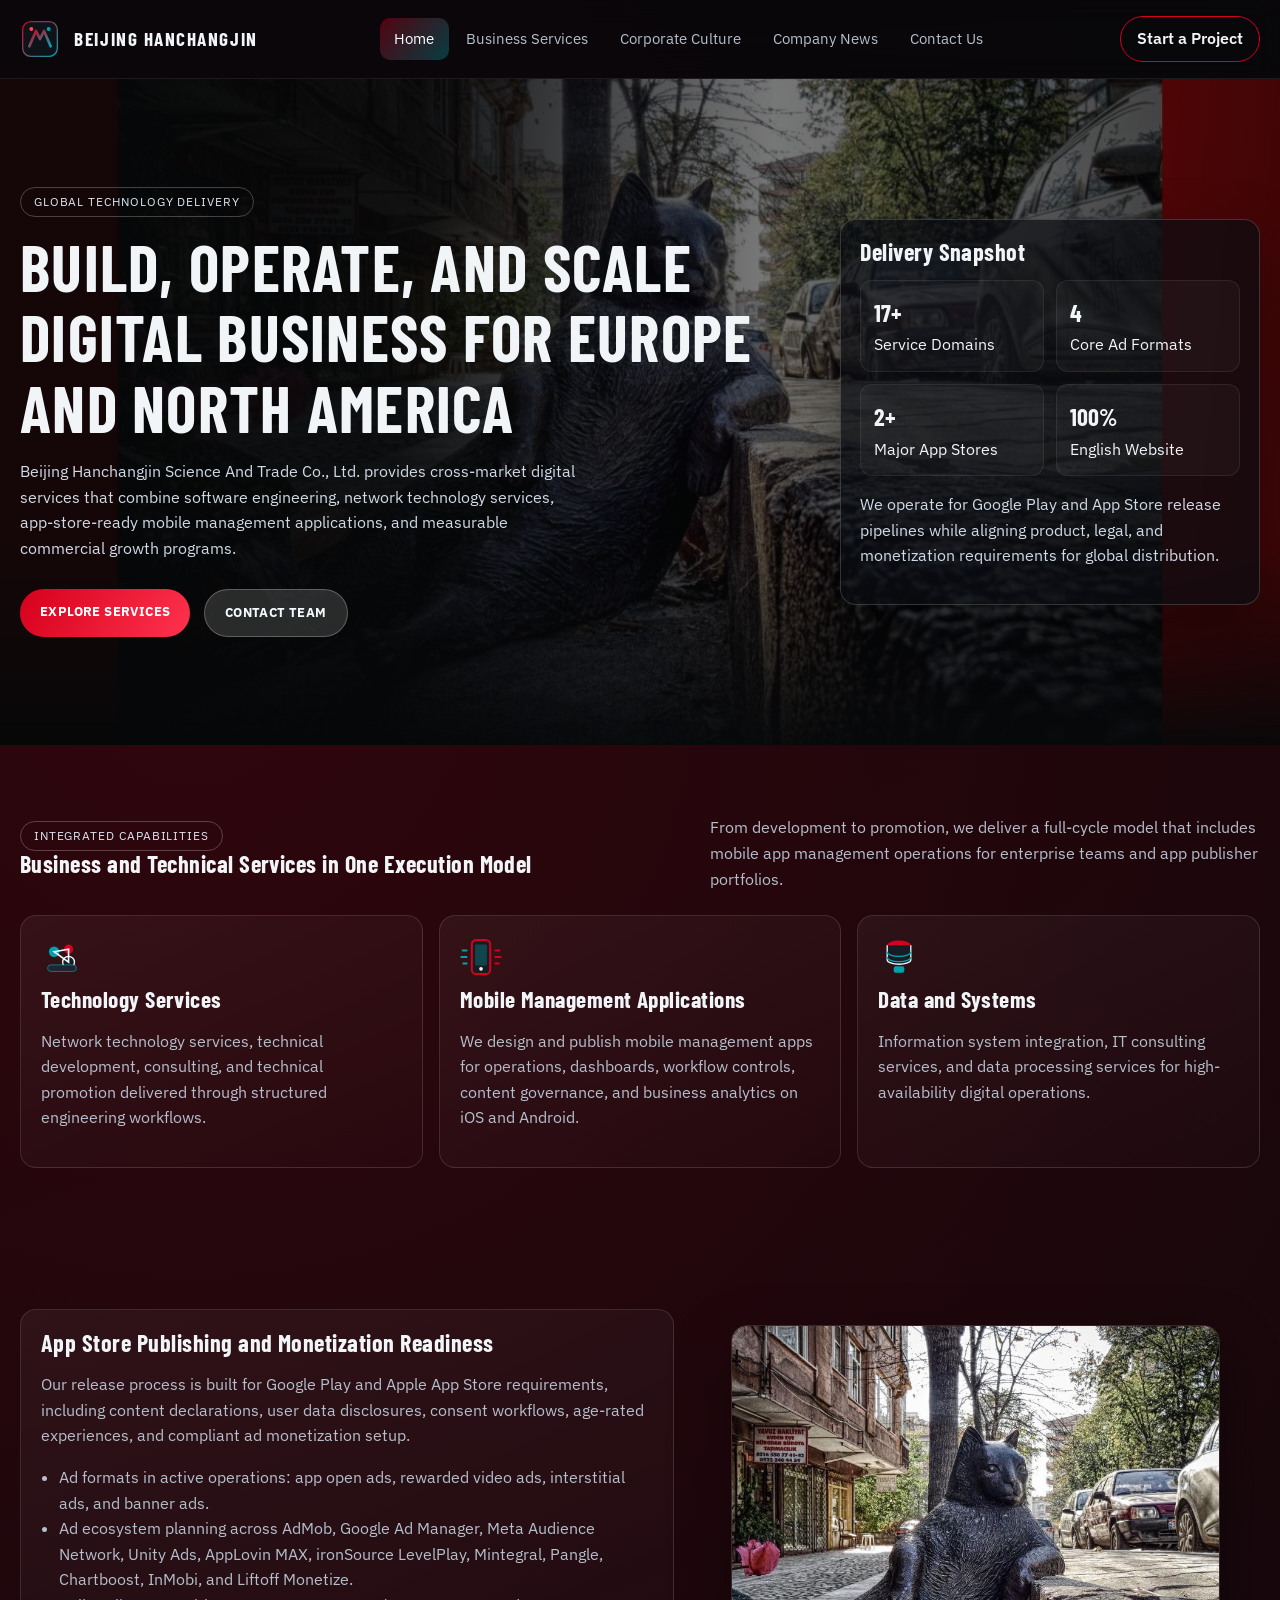
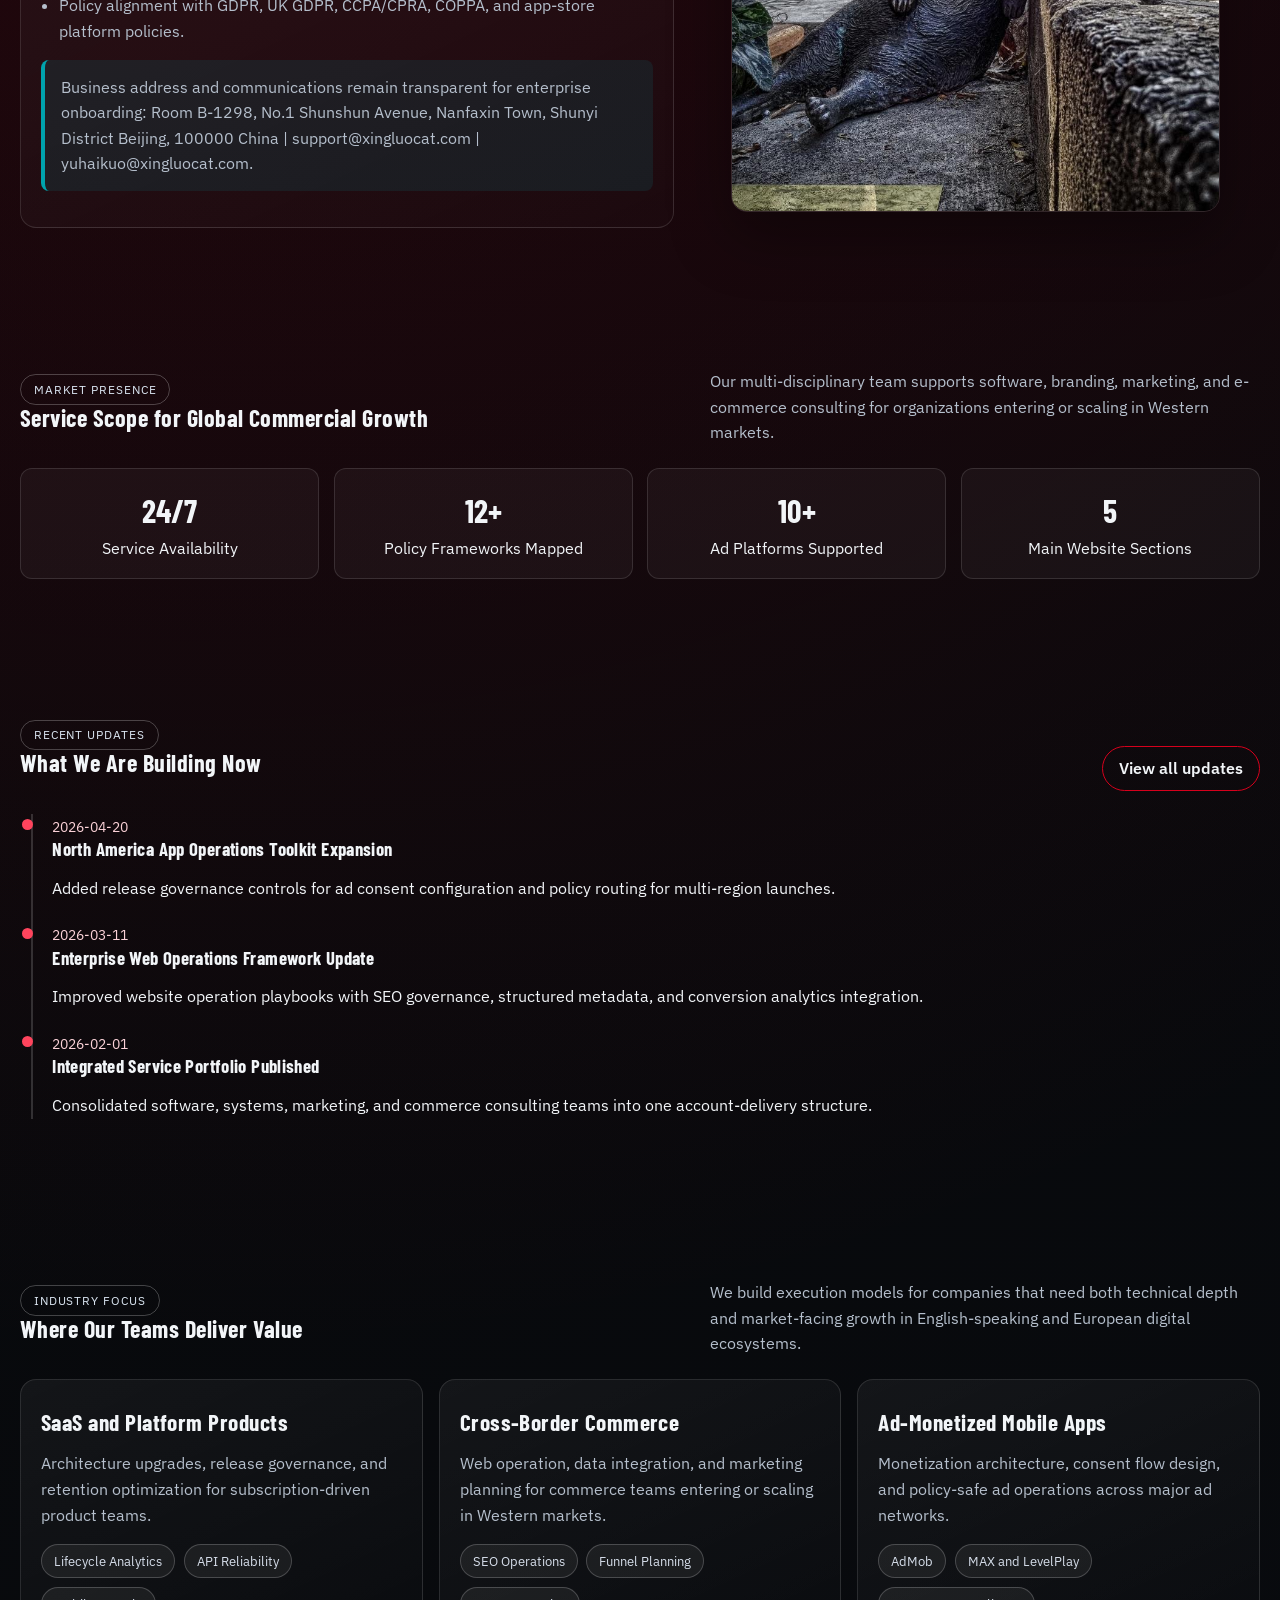
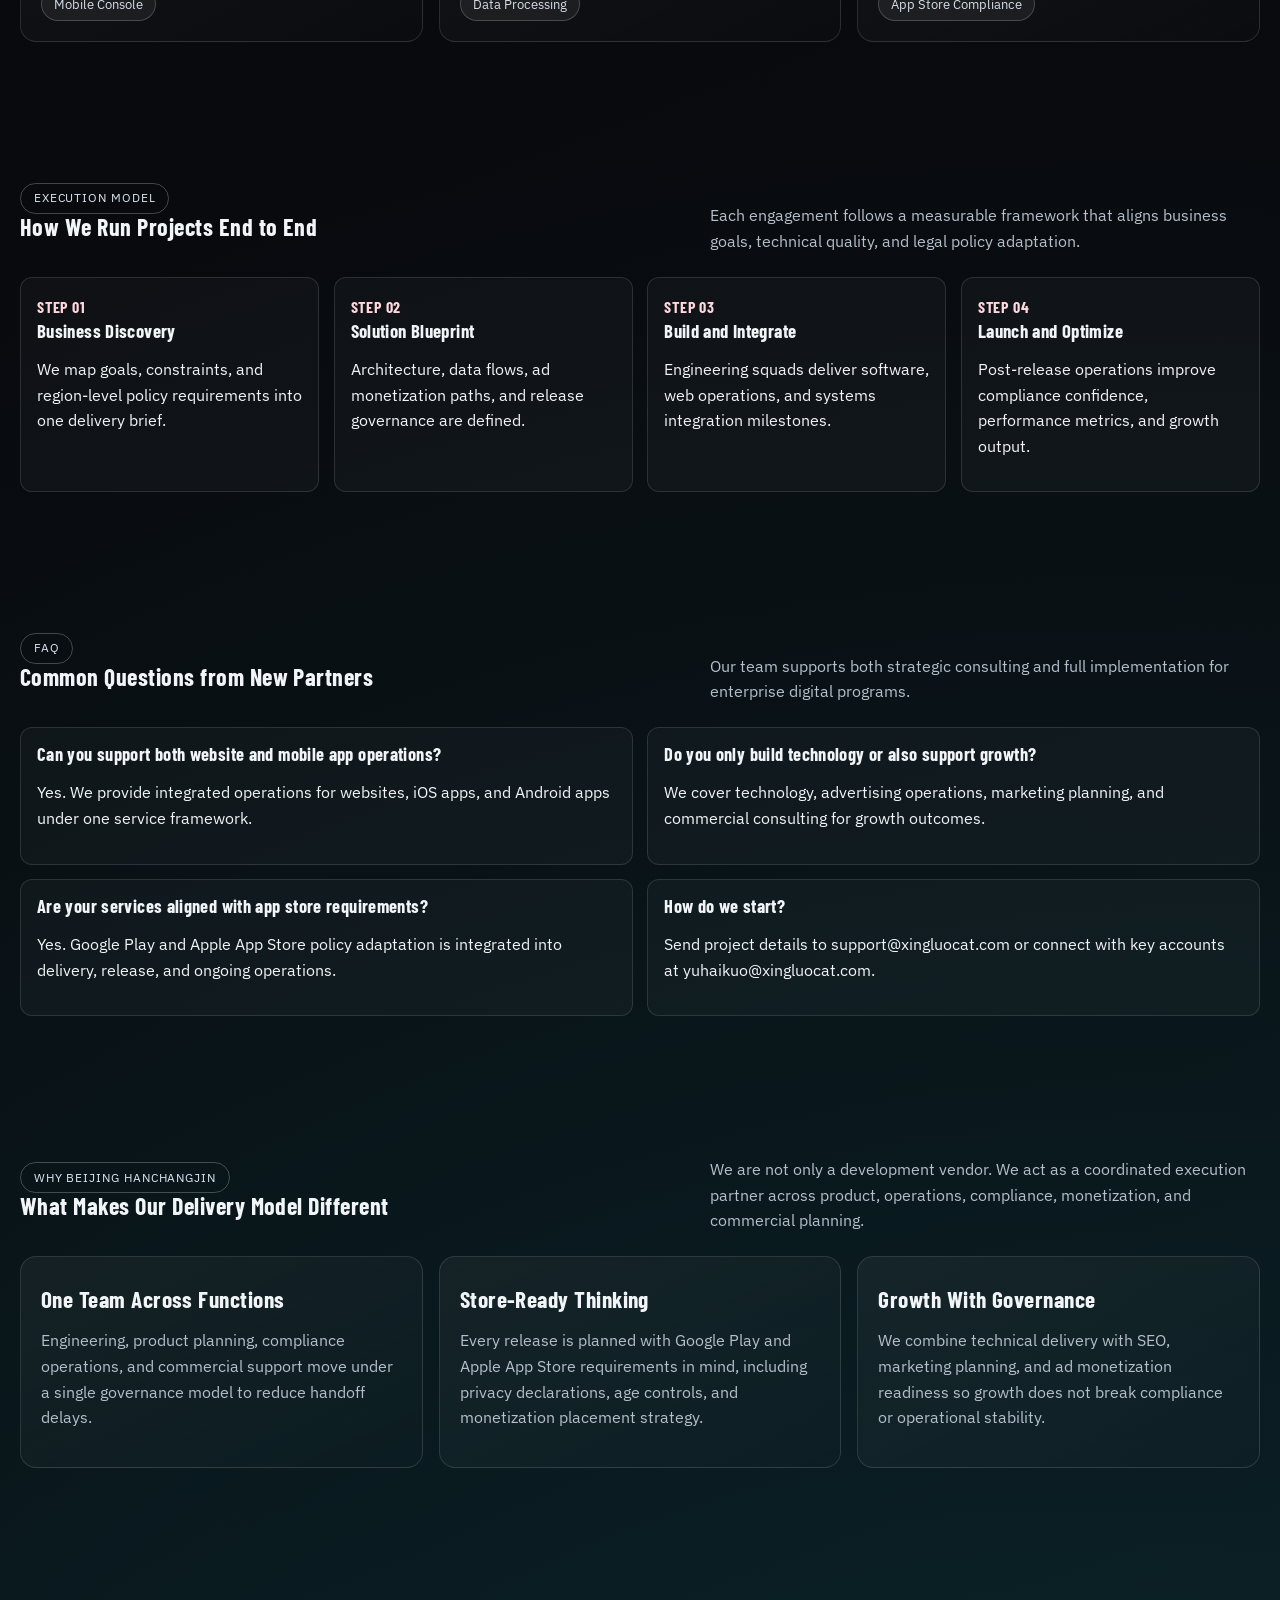
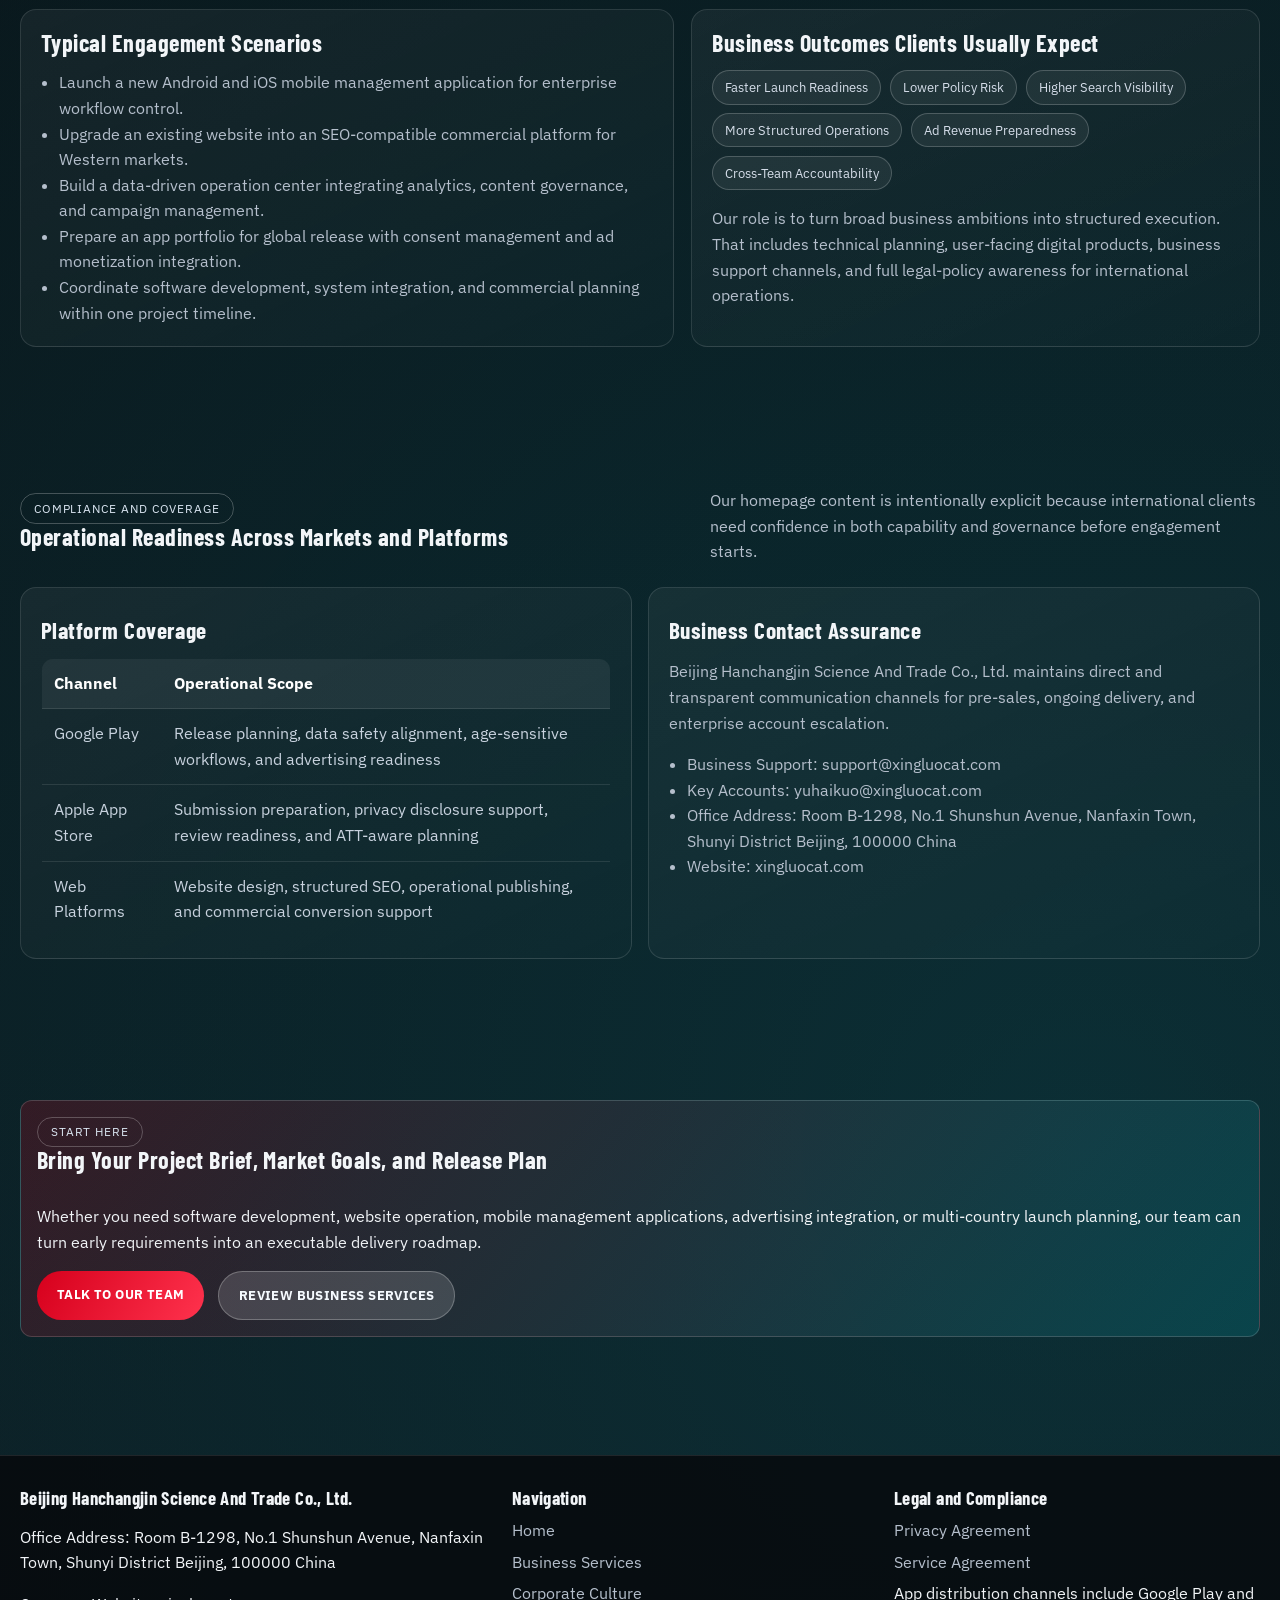
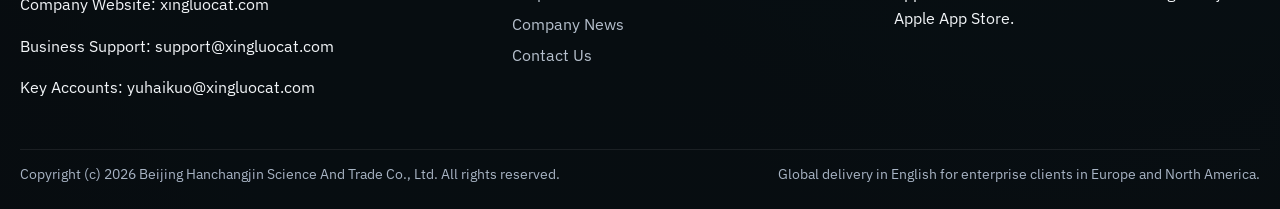
<file: index.html>
<!DOCTYPE html>
<html lang="en">
<head>
  <meta charset="UTF-8">
  <meta http-equiv="X-UA-Compatible" content="IE=edge">
  <meta name="viewport" content="width=device-width, initial-scale=1.0">
  <title>Beijing Hanchangjin Science And Trade Co., Ltd. | Global Digital Technology Partner</title>
  <meta name="description" content="Beijing Hanchangjin Science And Trade Co., Ltd. delivers network technology services, software development, mobile management apps, system integration, digital marketing, and e-commerce consulting for global clients.">
  <meta name="robots" content="index, follow, max-image-preview:large, max-snippet:-1, max-video-preview:-1">
  <link rel="canonical" href="https://xingluocat.com/">
  <meta property="og:type" content="website">
  <meta property="og:title" content="Beijing Hanchangjin Science And Trade Co., Ltd.">
  <meta property="og:description" content="Enterprise-grade digital services and mobile app operations for Europe and North America.">
  <meta property="og:url" content="https://xingluocat.com/">
  <meta property="og:image" content="https://xingluocat.com/images/hero-tech.png">
  <meta name="twitter:card" content="summary_large_image">
  <meta name="theme-color" content="#060708">
  <link rel="preconnect" href="https://fonts.googleapis.com">
  <link rel="preconnect" href="https://fonts.gstatic.com" crossorigin>
  <link href="https://fonts.googleapis.com/css2?family=Barlow+Condensed:wght@500;700;800&family=IBM+Plex+Sans:wght@400;500;600;700&display=swap" rel="stylesheet">
  <link rel="stylesheet" href="css/style.css">
  <script type="application/ld+json">
  {
    "@context": "https://schema.org",
    "@type": "Organization",
    "name": "Beijing Hanchangjin Science And Trade Co., Ltd.",
    "url": "https://xingluocat.com",
    "logo": "https://xingluocat.com/images/logo.svg",
    "contactPoint": [
      {
        "@type": "ContactPoint",
        "contactType": "customer support",
        "email": "support@xingluocat.com",
        "areaServed": ["US", "CA", "GB", "DE", "FR", "EU"],
        "availableLanguage": ["en"]
      },
      {
        "@type": "ContactPoint",
        "contactType": "key account",
        "email": "yuhaikuo@xingluocat.com",
        "areaServed": ["US", "CA", "GB", "DE", "FR", "EU"],
        "availableLanguage": ["en"]
      }
    ],
    "address": {
      "@type": "PostalAddress",
      "streetAddress": "Room B-1298, No.1 Shunshun Avenue, Nanfaxin Town",
      "addressLocality": "Beijing",
      "postalCode": "100000",
      "addressCountry": "CN",
      "addressRegion": "Shunyi District"
    },
    "sameAs": ["https://xingluocat.com"]
  }
  </script>
</head>
<body>
  <a class="skip-link" href="#main">Skip to main content</a>
  <header class="site-header">
    <div class="container header-row">
      <a class="brand" href="index.html" aria-label="Go to homepage">
        <img src="images/logo.svg" alt="Xingluo Cat logo">
        <strong>Beijing Hanchangjin</strong>
      </a>
      <button class="nav-toggle" aria-expanded="false" aria-controls="main-nav" aria-label="Toggle menu">Menu</button>
      <nav id="main-nav" class="main-nav" aria-label="Primary navigation">
        <ul class="nav-list">
          <li><a href="index.html">Home</a></li>
          <li><a href="services.html">Business Services</a></li>
          <li><a href="culture.html">Corporate Culture</a></li>
          <li><a href="news.html">Company News</a></li>
          <li><a href="contact.html">Contact Us</a></li>
        </ul>
      </nav>
      <a class="header-cta cta-link" href="contact.html">Start a Project</a>
    </div>
  </header>

  <main id="main">
    <section class="hero">
      <div class="hero-media">
        <img src="images/hero-tech.png" alt="Digital operations center and software engineering environment">
      </div>
      <div class="container hero-grid">
        <div class="reveal">
          <span class="eyebrow">Global Technology Delivery</span>
          <h1>Build, Operate, and Scale Digital Business for Europe and North America</h1>
          <p>Beijing Hanchangjin Science And Trade Co., Ltd. provides cross-market digital services that combine software engineering, network technology services, app-store-ready mobile management applications, and measurable commercial growth programs.</p>
          <div class="hero-actions">
            <a class="button button-primary" href="services.html">Explore Services</a>
            <a class="button button-secondary" href="contact.html">Contact Team</a>
          </div>
        </div>
        <aside class="stat-card reveal" aria-label="Key indicators">
          <h2>Delivery Snapshot</h2>
          <div class="stat-grid">
            <div class="stat"><strong data-count="17" data-suffix="+">0+</strong><span>Service Domains</span></div>
            <div class="stat"><strong data-count="4" data-suffix="">0</strong><span>Core Ad Formats</span></div>
            <div class="stat"><strong data-count="2" data-suffix="+">0+</strong><span>Major App Stores</span></div>
            <div class="stat"><strong data-count="100" data-suffix="%">0%</strong><span>English Website</span></div>
          </div>
          <p>We operate for Google Play and App Store release pipelines while aligning product, legal, and monetization requirements for global distribution.</p>
        </aside>
      </div>
    </section>

    <section class="section">
      <div class="container">
        <div class="section-title reveal">
          <div>
            <span class="eyebrow">Integrated Capabilities</span>
            <h2>Business and Technical Services in One Execution Model</h2>
          </div>
          <p>From development to promotion, we deliver a full-cycle model that includes mobile app management operations for enterprise teams and app publisher portfolios.</p>
        </div>
        <div class="grid grid-3">
          <article class="card reveal">
            <img class="icon-wrap" src="images/icon-cloud.svg" alt="Network technology icon">
            <h3>Technology Services</h3>
            <p>Network technology services, technical development, consulting, and technical promotion delivered through structured engineering workflows.</p>
          </article>
          <article class="card reveal">
            <img class="icon-wrap" src="images/icon-mobile.svg" alt="Mobile app icon">
            <h3>Mobile Management Applications</h3>
            <p>We design and publish mobile management apps for operations, dashboards, workflow controls, content governance, and business analytics on iOS and Android.</p>
          </article>
          <article class="card reveal">
            <img class="icon-wrap" src="images/icon-data.svg" alt="Data processing icon">
            <h3>Data and Systems</h3>
            <p>Information system integration, IT consulting services, and data processing services for high-availability digital operations.</p>
          </article>
        </div>
      </div>
    </section>

    <section class="section">
      <div class="container split-box">
        <article class="card reveal">
          <h2>App Store Publishing and Monetization Readiness</h2>
          <p>Our release process is built for Google Play and Apple App Store requirements, including content declarations, user data disclosures, consent workflows, age-rated experiences, and compliant ad monetization setup.</p>
          <ul class="list-clean">
            <li>Ad formats in active operations: app open ads, rewarded video ads, interstitial ads, and banner ads.</li>
            <li>Ad ecosystem planning across AdMob, Google Ad Manager, Meta Audience Network, Unity Ads, AppLovin MAX, ironSource LevelPlay, Mintegral, Pangle, Chartboost, InMobi, and Liftoff Monetize.</li>
            <li>Policy alignment with GDPR, UK GDPR, CCPA/CPRA, COPPA, and app-store platform policies.</li>
          </ul>
          <p class="notice">Business address and communications remain transparent for enterprise onboarding: Room B-1298, No.1 Shunshun Avenue, Nanfaxin Town, Shunyi District Beijing, 100000 China | support@xingluocat.com | yuhaikuo@xingluocat.com.</p>
        </article>
        <figure class="feature-image reveal">
          <img src="images/services-grid.png" alt="Product management and app store operations dashboard">
        </figure>
      </div>
    </section>

    <section class="section">
      <div class="container">
        <div class="section-title reveal">
          <div>
            <span class="eyebrow">Market Presence</span>
            <h2>Service Scope for Global Commercial Growth</h2>
          </div>
          <p>Our multi-disciplinary team supports software, branding, marketing, and e-commerce consulting for organizations entering or scaling in Western markets.</p>
        </div>
        <div class="kpi-row reveal">
          <div class="kpi"><strong data-count="24" data-suffix="/7">0/7</strong><span>Service Availability</span></div>
          <div class="kpi"><strong data-count="12" data-suffix="+">0+</strong><span>Policy Frameworks Mapped</span></div>
          <div class="kpi"><strong data-count="10" data-suffix="+">0+</strong><span>Ad Platforms Supported</span></div>
          <div class="kpi"><strong data-count="5" data-suffix="">0</strong><span>Main Website Sections</span></div>
        </div>
      </div>
    </section>

    <section class="section">
      <div class="container">
        <div class="section-title reveal">
          <div>
            <span class="eyebrow">Recent Updates</span>
            <h2>What We Are Building Now</h2>
          </div>
          <a class="cta-link" href="news.html">View all updates</a>
        </div>
        <div class="timeline reveal">
          <article class="timeline-item">
            <time datetime="2026-04-20">2026-04-20</time>
            <h3>North America App Operations Toolkit Expansion</h3>
            <p>Added release governance controls for ad consent configuration and policy routing for multi-region launches.</p>
          </article>
          <article class="timeline-item">
            <time datetime="2026-03-11">2026-03-11</time>
            <h3>Enterprise Web Operations Framework Update</h3>
            <p>Improved website operation playbooks with SEO governance, structured metadata, and conversion analytics integration.</p>
          </article>
          <article class="timeline-item">
            <time datetime="2026-02-01">2026-02-01</time>
            <h3>Integrated Service Portfolio Published</h3>
            <p>Consolidated software, systems, marketing, and commerce consulting teams into one account-delivery structure.</p>
          </article>
        </div>
      </div>
    </section>

    <section class="section">
      <div class="container">
        <div class="section-title reveal">
          <div>
            <span class="eyebrow">Industry Focus</span>
            <h2>Where Our Teams Deliver Value</h2>
          </div>
          <p>We build execution models for companies that need both technical depth and market-facing growth in English-speaking and European digital ecosystems.</p>
        </div>
        <div class="grid grid-3">
          <article class="card reveal">
            <h3>SaaS and Platform Products</h3>
            <p>Architecture upgrades, release governance, and retention optimization for subscription-driven product teams.</p>
            <div class="pill-row">
              <span class="pill">Lifecycle Analytics</span>
              <span class="pill">API Reliability</span>
              <span class="pill">Mobile Console</span>
            </div>
          </article>
          <article class="card reveal">
            <h3>Cross-Border Commerce</h3>
            <p>Web operation, data integration, and marketing planning for commerce teams entering or scaling in Western markets.</p>
            <div class="pill-row">
              <span class="pill">SEO Operations</span>
              <span class="pill">Funnel Planning</span>
              <span class="pill">Data Processing</span>
            </div>
          </article>
          <article class="card reveal">
            <h3>Ad-Monetized Mobile Apps</h3>
            <p>Monetization architecture, consent flow design, and policy-safe ad operations across major ad networks.</p>
            <div class="pill-row">
              <span class="pill">AdMob</span>
              <span class="pill">MAX and LevelPlay</span>
              <span class="pill">App Store Compliance</span>
            </div>
          </article>
        </div>
      </div>
    </section>

    <section class="section">
      <div class="container">
        <div class="section-title reveal">
          <div>
            <span class="eyebrow">Execution Model</span>
            <h2>How We Run Projects End to End</h2>
          </div>
          <p>Each engagement follows a measurable framework that aligns business goals, technical quality, and legal policy adaptation.</p>
        </div>
        <div class="process-grid reveal">
          <article class="process-step">
            <strong>Step 01</strong>
            <h3>Business Discovery</h3>
            <p>We map goals, constraints, and region-level policy requirements into one delivery brief.</p>
          </article>
          <article class="process-step">
            <strong>Step 02</strong>
            <h3>Solution Blueprint</h3>
            <p>Architecture, data flows, ad monetization paths, and release governance are defined.</p>
          </article>
          <article class="process-step">
            <strong>Step 03</strong>
            <h3>Build and Integrate</h3>
            <p>Engineering squads deliver software, web operations, and systems integration milestones.</p>
          </article>
          <article class="process-step">
            <strong>Step 04</strong>
            <h3>Launch and Optimize</h3>
            <p>Post-release operations improve compliance confidence, performance metrics, and growth output.</p>
          </article>
        </div>
      </div>
    </section>

    <section class="section">
      <div class="container">
        <div class="section-title reveal">
          <div>
            <span class="eyebrow">FAQ</span>
            <h2>Common Questions from New Partners</h2>
          </div>
          <p>Our team supports both strategic consulting and full implementation for enterprise digital programs.</p>
        </div>
        <div class="faq-grid reveal">
          <article class="faq-item">
            <h3>Can you support both website and mobile app operations?</h3>
            <p>Yes. We provide integrated operations for websites, iOS apps, and Android apps under one service framework.</p>
          </article>
          <article class="faq-item">
            <h3>Do you only build technology or also support growth?</h3>
            <p>We cover technology, advertising operations, marketing planning, and commercial consulting for growth outcomes.</p>
          </article>
          <article class="faq-item">
            <h3>Are your services aligned with app store requirements?</h3>
            <p>Yes. Google Play and Apple App Store policy adaptation is integrated into delivery, release, and ongoing operations.</p>
          </article>
          <article class="faq-item">
            <h3>How do we start?</h3>
            <p>Send project details to support@xingluocat.com or connect with key accounts at yuhaikuo@xingluocat.com.</p>
          </article>
        </div>
      </div>
    </section>

    <section class="section">
      <div class="container">
        <div class="section-title reveal">
          <div>
            <span class="eyebrow">Why Beijing Hanchangjin</span>
            <h2>What Makes Our Delivery Model Different</h2>
          </div>
          <p>We are not only a development vendor. We act as a coordinated execution partner across product, operations, compliance, monetization, and commercial planning.</p>
        </div>
        <div class="grid grid-3">
          <article class="card reveal">
            <h3>One Team Across Functions</h3>
            <p>Engineering, product planning, compliance operations, and commercial support move under a single governance model to reduce handoff delays.</p>
          </article>
          <article class="card reveal">
            <h3>Store-Ready Thinking</h3>
            <p>Every release is planned with Google Play and Apple App Store requirements in mind, including privacy declarations, age controls, and monetization placement strategy.</p>
          </article>
          <article class="card reveal">
            <h3>Growth With Governance</h3>
            <p>We combine technical delivery with SEO, marketing planning, and ad monetization readiness so growth does not break compliance or operational stability.</p>
          </article>
        </div>
      </div>
    </section>

    <section class="section">
      <div class="container split-box">
        <article class="card reveal">
          <h2>Typical Engagement Scenarios</h2>
          <ul class="list-clean">
            <li>Launch a new Android and iOS mobile management application for enterprise workflow control.</li>
            <li>Upgrade an existing website into an SEO-compatible commercial platform for Western markets.</li>
            <li>Build a data-driven operation center integrating analytics, content governance, and campaign management.</li>
            <li>Prepare an app portfolio for global release with consent management and ad monetization integration.</li>
            <li>Coordinate software development, system integration, and commercial planning within one project timeline.</li>
          </ul>
        </article>
        <article class="card reveal">
          <h2>Business Outcomes Clients Usually Expect</h2>
          <div class="pill-row">
            <span class="pill">Faster Launch Readiness</span>
            <span class="pill">Lower Policy Risk</span>
            <span class="pill">Higher Search Visibility</span>
            <span class="pill">More Structured Operations</span>
            <span class="pill">Ad Revenue Preparedness</span>
            <span class="pill">Cross-Team Accountability</span>
          </div>
          <p style="margin-top:1rem;">Our role is to turn broad business ambitions into structured execution. That includes technical planning, user-facing digital products, business support channels, and full legal-policy awareness for international operations.</p>
        </article>
      </div>
    </section>

    <section class="section">
      <div class="container">
        <div class="section-title reveal">
          <div>
            <span class="eyebrow">Compliance and Coverage</span>
            <h2>Operational Readiness Across Markets and Platforms</h2>
          </div>
          <p>Our homepage content is intentionally explicit because international clients need confidence in both capability and governance before engagement starts.</p>
        </div>
        <div class="grid grid-2 reveal">
          <article class="card">
            <h3>Platform Coverage</h3>
            <table class="mini-table" aria-label="Platform coverage table">
              <thead>
                <tr>
                  <th>Channel</th>
                  <th>Operational Scope</th>
                </tr>
              </thead>
              <tbody>
                <tr>
                  <td>Google Play</td>
                  <td>Release planning, data safety alignment, age-sensitive workflows, and advertising readiness</td>
                </tr>
                <tr>
                  <td>Apple App Store</td>
                  <td>Submission preparation, privacy disclosure support, review readiness, and ATT-aware planning</td>
                </tr>
                <tr>
                  <td>Web Platforms</td>
                  <td>Website design, structured SEO, operational publishing, and commercial conversion support</td>
                </tr>
              </tbody>
            </table>
          </article>
          <article class="card">
            <h3>Business Contact Assurance</h3>
            <p>Beijing Hanchangjin Science And Trade Co., Ltd. maintains direct and transparent communication channels for pre-sales, ongoing delivery, and enterprise account escalation.</p>
            <ul class="list-clean">
              <li>Business Support: support@xingluocat.com</li>
              <li>Key Accounts: yuhaikuo@xingluocat.com</li>
              <li>Office Address: Room B-1298, No.1 Shunshun Avenue, Nanfaxin Town, Shunyi District Beijing, 100000 China</li>
              <li>Website: xingluocat.com</li>
            </ul>
          </article>
        </div>
      </div>
    </section>

    <section class="section">
      <div class="container banner-strip reveal">
        <div class="section-title" style="margin-bottom:0.8rem;">
          <div>
            <span class="eyebrow">Start Here</span>
            <h2>Bring Your Project Brief, Market Goals, and Release Plan</h2>
          </div>
        </div>
        <p>Whether you need software development, website operation, mobile management applications, advertising integration, or multi-country launch planning, our team can turn early requirements into an executable delivery roadmap.</p>
        <div class="hero-actions" style="margin-top:1rem;">
          <a class="button button-primary" href="contact.html">Talk to Our Team</a>
          <a class="button button-secondary" href="services.html">Review Business Services</a>
        </div>
      </div>
    </section>
  </main>

  <footer class="site-footer">
    <div class="container footer-grid">
      <section>
        <h3>Beijing Hanchangjin Science And Trade Co., Ltd.</h3>
        <p>Office Address: Room B-1298, No.1 Shunshun Avenue, Nanfaxin Town, Shunyi District Beijing, 100000 China</p>
        <p>Company Website: <a href="https://xingluocat.com">xingluocat.com</a></p>
        <p>Business Support: <a href="mailto:support@xingluocat.com">support@xingluocat.com</a></p>
        <p>Key Accounts: <a href="mailto:yuhaikuo@xingluocat.com">yuhaikuo@xingluocat.com</a></p>
      </section>
      <section>
        <h3>Navigation</h3>
        <ul class="footer-links">
          <li><a href="index.html">Home</a></li>
          <li><a href="services.html">Business Services</a></li>
          <li><a href="culture.html">Corporate Culture</a></li>
          <li><a href="news.html">Company News</a></li>
          <li><a href="contact.html">Contact Us</a></li>
        </ul>
      </section>
      <section>
        <h3>Legal and Compliance</h3>
        <ul class="footer-links">
          <li><a href="privacy.html">Privacy Agreement</a></li>
          <li><a href="terms.html">Service Agreement</a></li>
          <li>App distribution channels include Google Play and Apple App Store.</li>
        </ul>
      </section>
    </div>
    <div class="container footer-bottom">
      <span>Copyright (c) <span id="year"></span> Beijing Hanchangjin Science And Trade Co., Ltd. All rights reserved.</span>
      <span>Global delivery in English for enterprise clients in Europe and North America.</span>
    </div>
  </footer>

  <script src="js/main.js" defer></script>
</body>
</html>
</file>
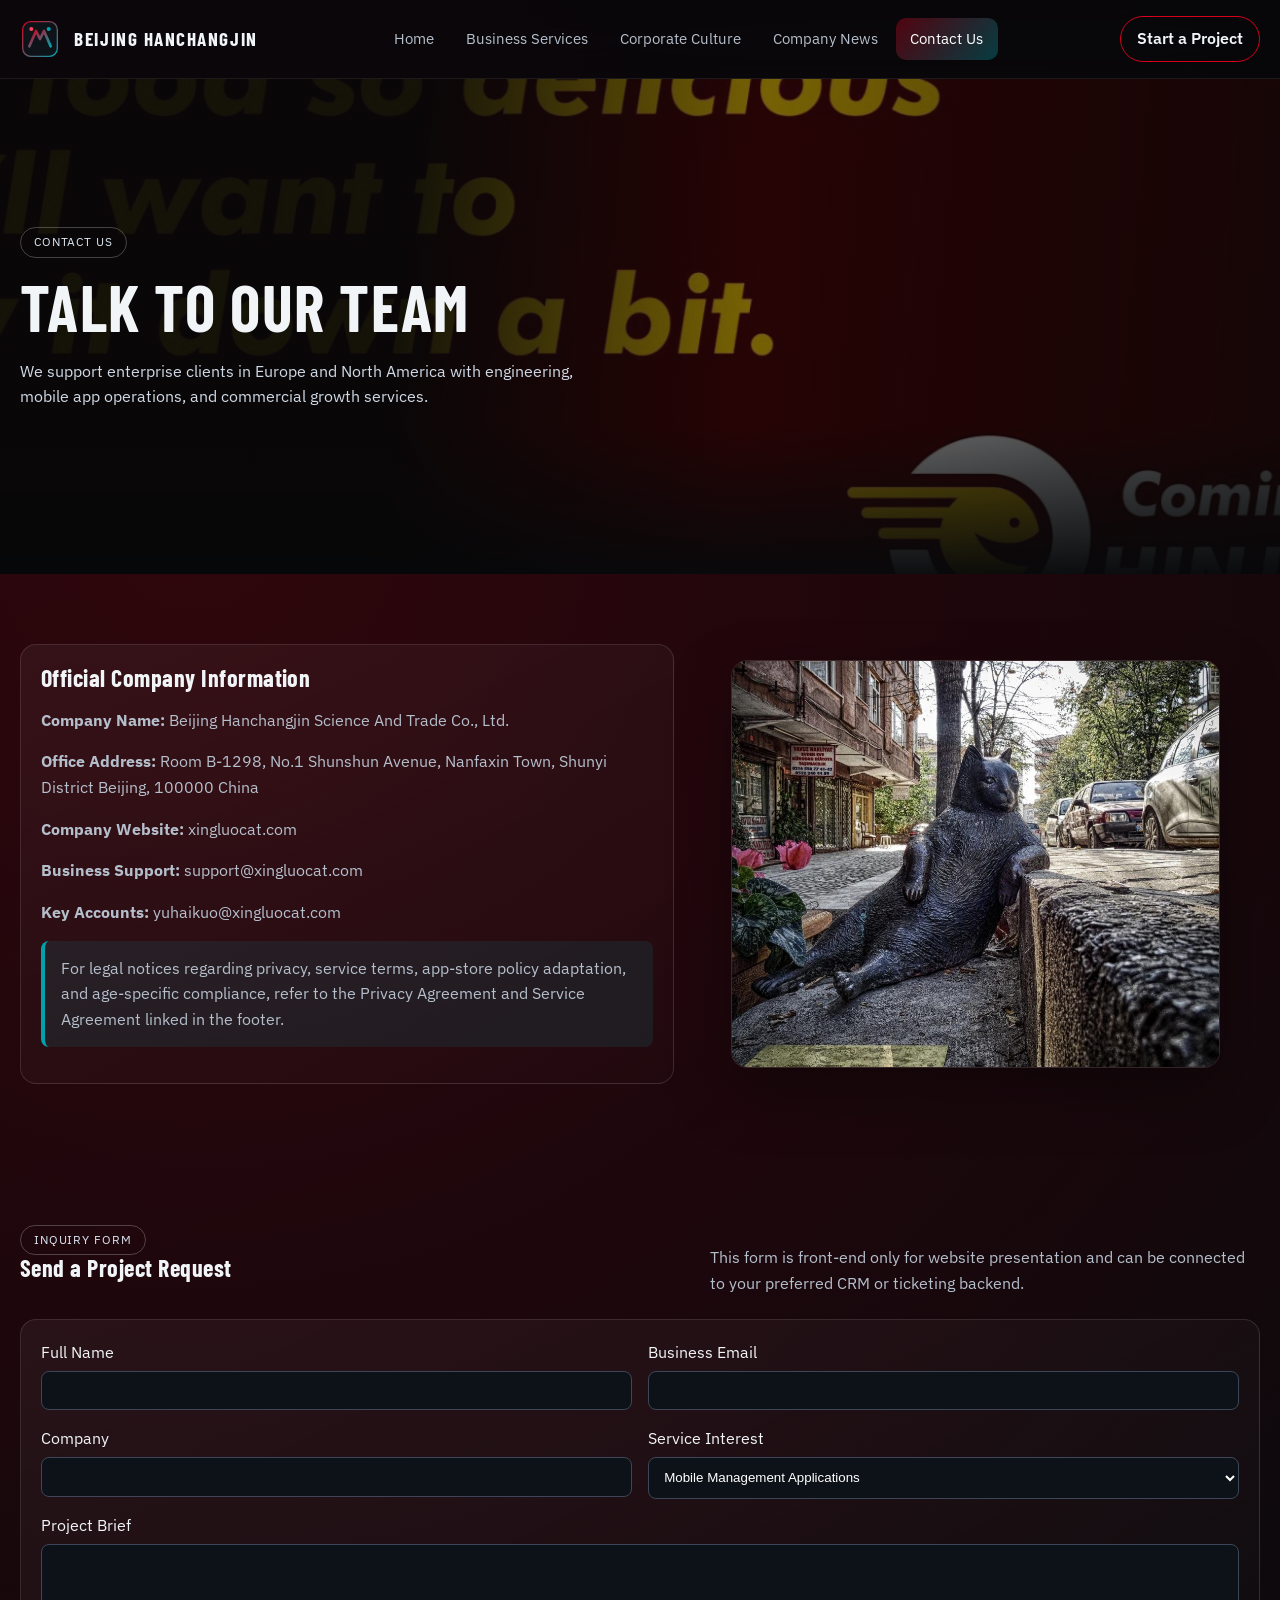
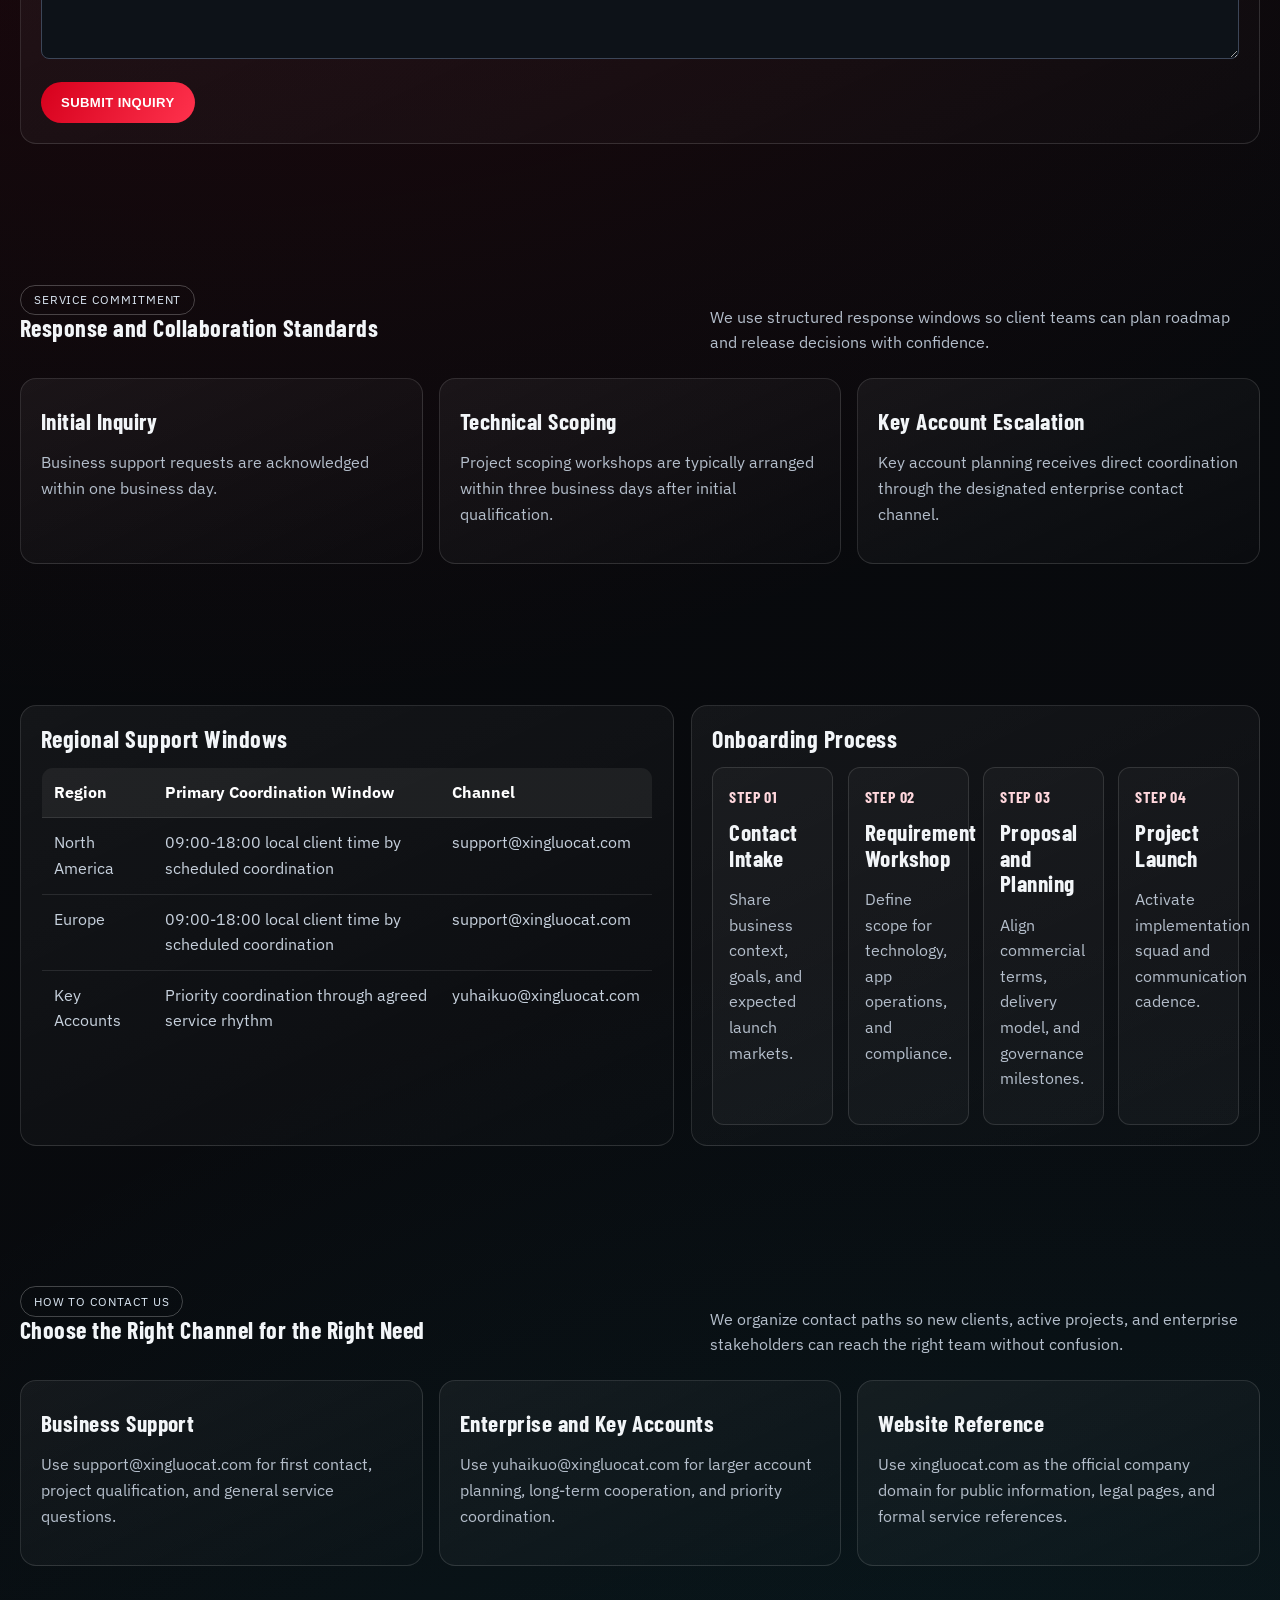
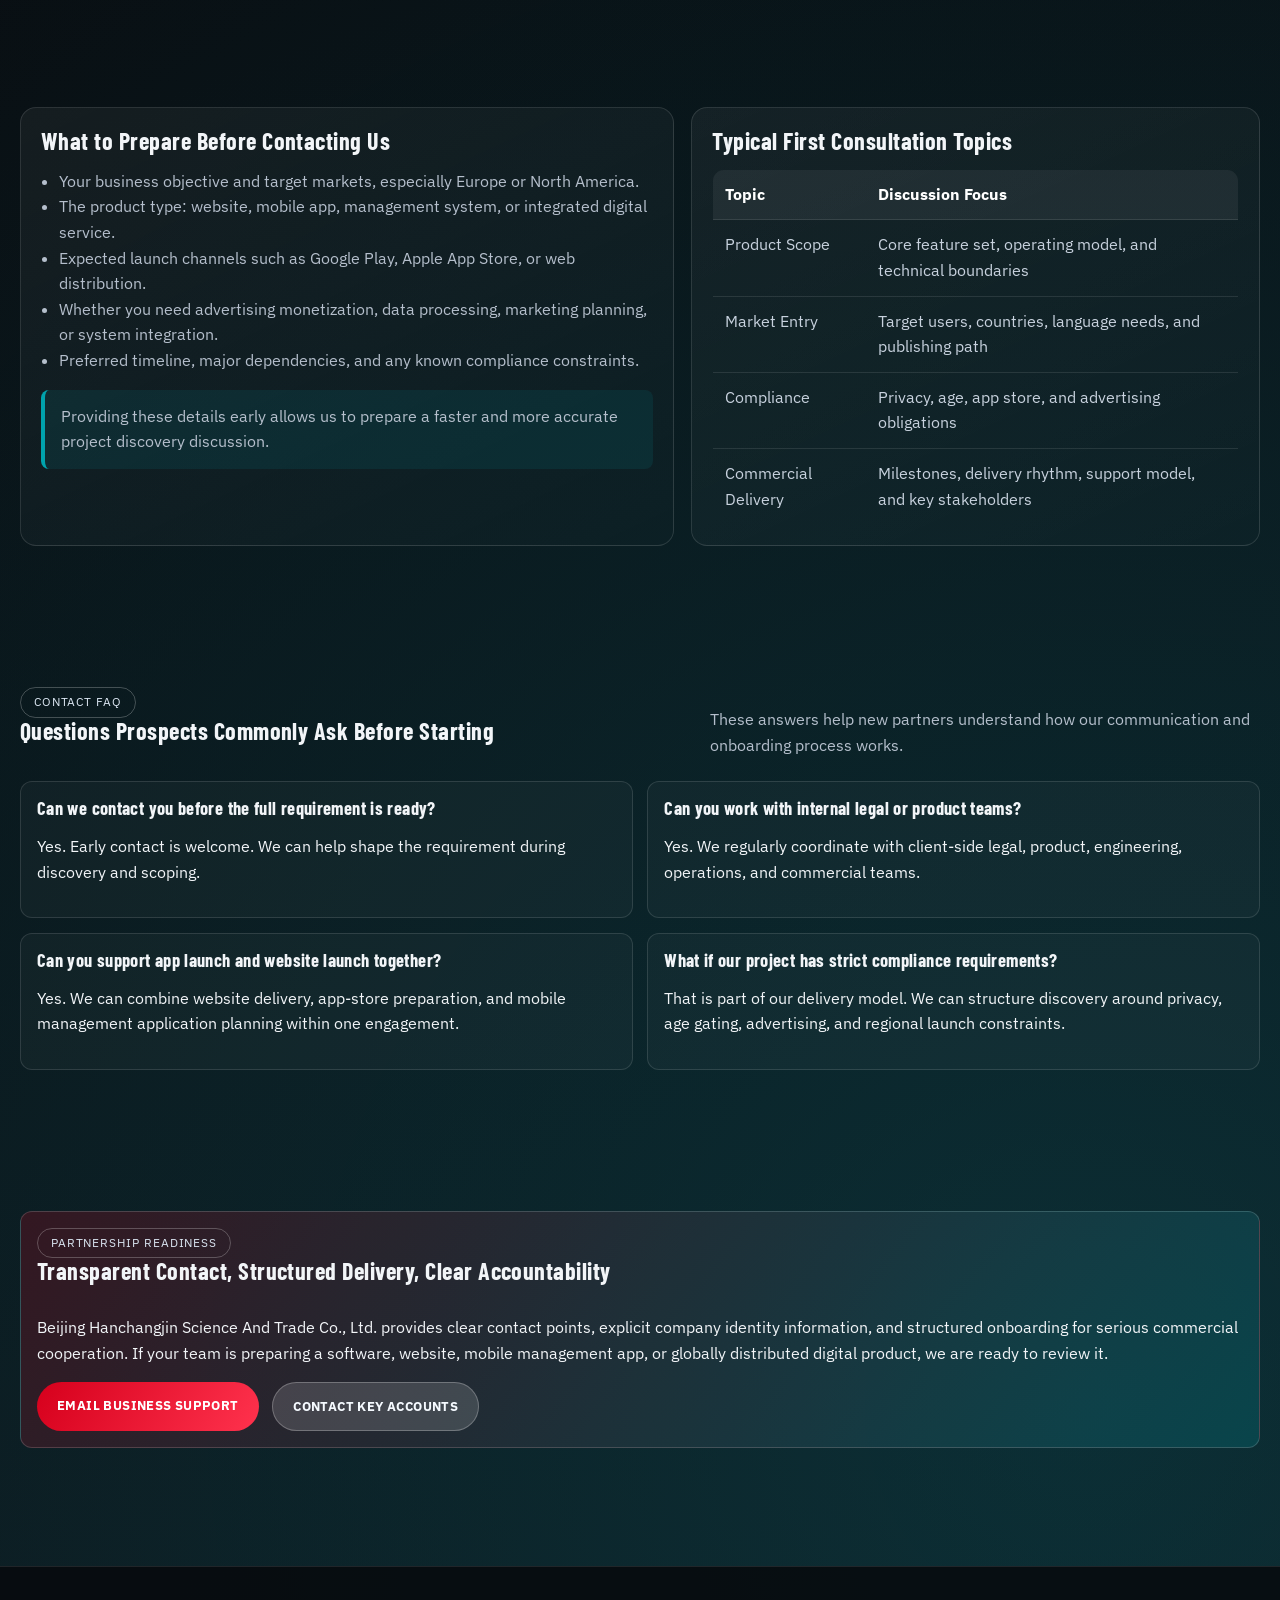
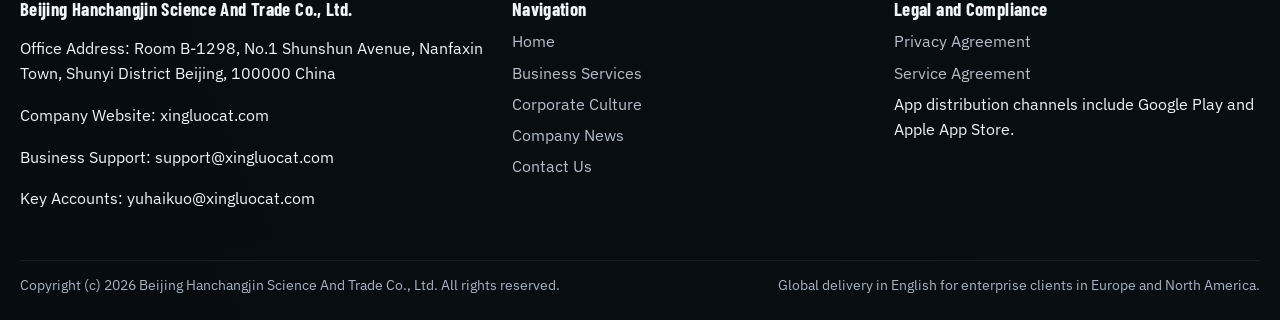
<file: contact.html>
<!DOCTYPE html>
<html lang="en">
<head>
  <meta charset="UTF-8">
  <meta http-equiv="X-UA-Compatible" content="IE=edge">
  <meta name="viewport" content="width=device-width, initial-scale=1.0">
  <title>Contact Us | Beijing Hanchangjin Science And Trade Co., Ltd.</title>
  <meta name="description" content="Contact Beijing Hanchangjin Science And Trade Co., Ltd. for business support, key account cooperation, and project consultations in Europe and North America.">
  <meta name="robots" content="index, follow, max-image-preview:large">
  <link rel="canonical" href="https://xingluocat.com/contact.html">
  <link rel="preconnect" href="https://fonts.googleapis.com">
  <link rel="preconnect" href="https://fonts.gstatic.com" crossorigin>
  <link href="https://fonts.googleapis.com/css2?family=Barlow+Condensed:wght@500;700;800&family=IBM+Plex+Sans:wght@400;500;600;700&display=swap" rel="stylesheet">
  <link rel="stylesheet" href="css/style.css">
</head>
<body>
  <a class="skip-link" href="#main">Skip to main content</a>
  <header class="site-header">
    <div class="container header-row">
      <a class="brand" href="index.html" aria-label="Go to homepage">
        <img src="images/logo.svg" alt="Xingluo Cat logo">
        <strong>Beijing Hanchangjin</strong>
      </a>
      <button class="nav-toggle" aria-expanded="false" aria-controls="main-nav" aria-label="Toggle menu">Menu</button>
      <nav id="main-nav" class="main-nav" aria-label="Primary navigation">
        <ul class="nav-list">
          <li><a href="index.html">Home</a></li>
          <li><a href="services.html">Business Services</a></li>
          <li><a href="culture.html">Corporate Culture</a></li>
          <li><a href="news.html">Company News</a></li>
          <li><a href="contact.html">Contact Us</a></li>
        </ul>
      </nav>
      <a class="header-cta cta-link" href="contact.html">Start a Project</a>
    </div>
  </header>

  <main id="main">
    <section class="hero" style="min-height:55vh;">
      <div class="hero-media">
        <img src="images/contact-map.png" alt="Global business route and communication map">
      </div>
      <div class="container hero-grid" style="grid-template-columns:1fr;">
        <div class="reveal">
          <span class="eyebrow">Contact Us</span>
          <h1>Talk to Our Team</h1>
          <p>We support enterprise clients in Europe and North America with engineering, mobile app operations, and commercial growth services.</p>
        </div>
      </div>
    </section>

    <section class="section">
      <div class="container split-box">
        <article class="card reveal">
          <h2>Official Company Information</h2>
          <p><strong>Company Name:</strong> Beijing Hanchangjin Science And Trade Co., Ltd.</p>
          <p><strong>Office Address:</strong> Room B-1298, No.1 Shunshun Avenue, Nanfaxin Town, Shunyi District Beijing, 100000 China</p>
          <p><strong>Company Website:</strong> <a href="https://xingluocat.com">xingluocat.com</a></p>
          <p><strong>Business Support:</strong> <a href="mailto:support@xingluocat.com">support@xingluocat.com</a></p>
          <p><strong>Key Accounts:</strong> <a href="mailto:yuhaikuo@xingluocat.com">yuhaikuo@xingluocat.com</a></p>
          <p class="notice">For legal notices regarding privacy, service terms, app-store policy adaptation, and age-specific compliance, refer to the Privacy Agreement and Service Agreement linked in the footer.</p>
        </article>
        <figure class="feature-image reveal">
          <img src="images/newsroom.png" alt="Client communication center and support operations">
        </figure>
      </div>
    </section>

    <section class="section">
      <div class="container">
        <div class="section-title reveal">
          <div>
            <span class="eyebrow">Inquiry Form</span>
            <h2>Send a Project Request</h2>
          </div>
          <p>This form is front-end only for website presentation and can be connected to your preferred CRM or ticketing backend.</p>
        </div>
        <form class="card reveal" action="#" method="post" aria-label="Project request form">
          <div class="grid grid-2">
            <label>Full Name<input type="text" name="name" required style="width:100%;margin-top:0.35rem;padding:0.7rem;border-radius:8px;border:1px solid #3c4658;background:#0d1218;color:#fff;"></label>
            <label>Business Email<input type="email" name="email" required style="width:100%;margin-top:0.35rem;padding:0.7rem;border-radius:8px;border:1px solid #3c4658;background:#0d1218;color:#fff;"></label>
            <label>Company<input type="text" name="company" style="width:100%;margin-top:0.35rem;padding:0.7rem;border-radius:8px;border:1px solid #3c4658;background:#0d1218;color:#fff;"></label>
            <label>Service Interest
              <select name="service" style="width:100%;margin-top:0.35rem;padding:0.7rem;border-radius:8px;border:1px solid #3c4658;background:#0d1218;color:#fff;">
                <option>Mobile Management Applications</option>
                <option>Software Development</option>
                <option>Website Design and Operation</option>
                <option>Information System Integration</option>
                <option>Data Processing Services</option>
                <option>Advertising and Marketing</option>
                <option>E-commerce Information Consulting</option>
              </select>
            </label>
          </div>
          <label style="display:block;margin-top:0.9rem;">Project Brief
            <textarea name="message" rows="6" style="width:100%;margin-top:0.35rem;padding:0.7rem;border-radius:8px;border:1px solid #3c4658;background:#0d1218;color:#fff;"></textarea>
          </label>
          <button class="button button-primary" type="submit" style="margin-top:1rem;">Submit Inquiry</button>
        </form>
      </div>
    </section>

    <section class="section">
      <div class="container">
        <div class="section-title reveal">
          <div>
            <span class="eyebrow">Service Commitment</span>
            <h2>Response and Collaboration Standards</h2>
          </div>
          <p>We use structured response windows so client teams can plan roadmap and release decisions with confidence.</p>
        </div>
        <div class="grid grid-3">
          <article class="card reveal">
            <h3>Initial Inquiry</h3>
            <p>Business support requests are acknowledged within one business day.</p>
          </article>
          <article class="card reveal">
            <h3>Technical Scoping</h3>
            <p>Project scoping workshops are typically arranged within three business days after initial qualification.</p>
          </article>
          <article class="card reveal">
            <h3>Key Account Escalation</h3>
            <p>Key account planning receives direct coordination through the designated enterprise contact channel.</p>
          </article>
        </div>
      </div>
    </section>

    <section class="section">
      <div class="container split-box">
        <article class="card reveal">
          <h2>Regional Support Windows</h2>
          <table class="mini-table" aria-label="Regional support windows">
            <thead>
              <tr>
                <th>Region</th>
                <th>Primary Coordination Window</th>
                <th>Channel</th>
              </tr>
            </thead>
            <tbody>
              <tr>
                <td>North America</td>
                <td>09:00-18:00 local client time by scheduled coordination</td>
                <td>support@xingluocat.com</td>
              </tr>
              <tr>
                <td>Europe</td>
                <td>09:00-18:00 local client time by scheduled coordination</td>
                <td>support@xingluocat.com</td>
              </tr>
              <tr>
                <td>Key Accounts</td>
                <td>Priority coordination through agreed service rhythm</td>
                <td>yuhaikuo@xingluocat.com</td>
              </tr>
            </tbody>
          </table>
        </article>
        <article class="card reveal">
          <h2>Onboarding Process</h2>
          <div class="process-grid">
            <article class="process-step">
              <strong>Step 01</strong>
              <h3>Contact Intake</h3>
              <p>Share business context, goals, and expected launch markets.</p>
            </article>
            <article class="process-step">
              <strong>Step 02</strong>
              <h3>Requirement Workshop</h3>
              <p>Define scope for technology, app operations, and compliance.</p>
            </article>
            <article class="process-step">
              <strong>Step 03</strong>
              <h3>Proposal and Planning</h3>
              <p>Align commercial terms, delivery model, and governance milestones.</p>
            </article>
            <article class="process-step">
              <strong>Step 04</strong>
              <h3>Project Launch</h3>
              <p>Activate implementation squad and communication cadence.</p>
            </article>
          </div>
        </article>
      </div>
    </section>

    <section class="section">
      <div class="container">
        <div class="section-title reveal">
          <div>
            <span class="eyebrow">How to Contact Us</span>
            <h2>Choose the Right Channel for the Right Need</h2>
          </div>
          <p>We organize contact paths so new clients, active projects, and enterprise stakeholders can reach the right team without confusion.</p>
        </div>
        <div class="grid grid-3">
          <article class="card reveal">
            <h3>Business Support</h3>
            <p>Use support@xingluocat.com for first contact, project qualification, and general service questions.</p>
          </article>
          <article class="card reveal">
            <h3>Enterprise and Key Accounts</h3>
            <p>Use yuhaikuo@xingluocat.com for larger account planning, long-term cooperation, and priority coordination.</p>
          </article>
          <article class="card reveal">
            <h3>Website Reference</h3>
            <p>Use xingluocat.com as the official company domain for public information, legal pages, and formal service references.</p>
          </article>
        </div>
      </div>
    </section>

    <section class="section">
      <div class="container split-box">
        <article class="card reveal">
          <h2>What to Prepare Before Contacting Us</h2>
          <ul class="list-clean">
            <li>Your business objective and target markets, especially Europe or North America.</li>
            <li>The product type: website, mobile app, management system, or integrated digital service.</li>
            <li>Expected launch channels such as Google Play, Apple App Store, or web distribution.</li>
            <li>Whether you need advertising monetization, data processing, marketing planning, or system integration.</li>
            <li>Preferred timeline, major dependencies, and any known compliance constraints.</li>
          </ul>
          <p class="notice">Providing these details early allows us to prepare a faster and more accurate project discovery discussion.</p>
        </article>
        <article class="card reveal">
          <h2>Typical First Consultation Topics</h2>
          <table class="mini-table" aria-label="Initial consultation topics">
            <thead>
              <tr>
                <th>Topic</th>
                <th>Discussion Focus</th>
              </tr>
            </thead>
            <tbody>
              <tr>
                <td>Product Scope</td>
                <td>Core feature set, operating model, and technical boundaries</td>
              </tr>
              <tr>
                <td>Market Entry</td>
                <td>Target users, countries, language needs, and publishing path</td>
              </tr>
              <tr>
                <td>Compliance</td>
                <td>Privacy, age, app store, and advertising obligations</td>
              </tr>
              <tr>
                <td>Commercial Delivery</td>
                <td>Milestones, delivery rhythm, support model, and key stakeholders</td>
              </tr>
            </tbody>
          </table>
        </article>
      </div>
    </section>

    <section class="section">
      <div class="container">
        <div class="section-title reveal">
          <div>
            <span class="eyebrow">Contact FAQ</span>
            <h2>Questions Prospects Commonly Ask Before Starting</h2>
          </div>
          <p>These answers help new partners understand how our communication and onboarding process works.</p>
        </div>
        <div class="faq-grid reveal">
          <article class="faq-item">
            <h3>Can we contact you before the full requirement is ready?</h3>
            <p>Yes. Early contact is welcome. We can help shape the requirement during discovery and scoping.</p>
          </article>
          <article class="faq-item">
            <h3>Can you work with internal legal or product teams?</h3>
            <p>Yes. We regularly coordinate with client-side legal, product, engineering, operations, and commercial teams.</p>
          </article>
          <article class="faq-item">
            <h3>Can you support app launch and website launch together?</h3>
            <p>Yes. We can combine website delivery, app-store preparation, and mobile management application planning within one engagement.</p>
          </article>
          <article class="faq-item">
            <h3>What if our project has strict compliance requirements?</h3>
            <p>That is part of our delivery model. We can structure discovery around privacy, age gating, advertising, and regional launch constraints.</p>
          </article>
        </div>
      </div>
    </section>

    <section class="section">
      <div class="container banner-strip reveal">
        <div class="section-title" style="margin-bottom:0.8rem;">
          <div>
            <span class="eyebrow">Partnership Readiness</span>
            <h2>Transparent Contact, Structured Delivery, Clear Accountability</h2>
          </div>
        </div>
        <p>Beijing Hanchangjin Science And Trade Co., Ltd. provides clear contact points, explicit company identity information, and structured onboarding for serious commercial cooperation. If your team is preparing a software, website, mobile management app, or globally distributed digital product, we are ready to review it.</p>
        <div class="hero-actions" style="margin-top:1rem;">
          <a class="button button-primary" href="mailto:support@xingluocat.com">Email Business Support</a>
          <a class="button button-secondary" href="mailto:yuhaikuo@xingluocat.com">Contact Key Accounts</a>
        </div>
      </div>
    </section>
  </main>

  <footer class="site-footer">
    <div class="container footer-grid">
      <section>
        <h3>Beijing Hanchangjin Science And Trade Co., Ltd.</h3>
        <p>Office Address: Room B-1298, No.1 Shunshun Avenue, Nanfaxin Town, Shunyi District Beijing, 100000 China</p>
        <p>Company Website: <a href="https://xingluocat.com">xingluocat.com</a></p>
        <p>Business Support: <a href="mailto:support@xingluocat.com">support@xingluocat.com</a></p>
        <p>Key Accounts: <a href="mailto:yuhaikuo@xingluocat.com">yuhaikuo@xingluocat.com</a></p>
      </section>
      <section>
        <h3>Navigation</h3>
        <ul class="footer-links">
          <li><a href="index.html">Home</a></li>
          <li><a href="services.html">Business Services</a></li>
          <li><a href="culture.html">Corporate Culture</a></li>
          <li><a href="news.html">Company News</a></li>
          <li><a href="contact.html">Contact Us</a></li>
        </ul>
      </section>
      <section>
        <h3>Legal and Compliance</h3>
        <ul class="footer-links">
          <li><a href="privacy.html">Privacy Agreement</a></li>
          <li><a href="terms.html">Service Agreement</a></li>
          <li>App distribution channels include Google Play and Apple App Store.</li>
        </ul>
      </section>
    </div>
    <div class="container footer-bottom">
      <span>Copyright (c) <span id="year"></span> Beijing Hanchangjin Science And Trade Co., Ltd. All rights reserved.</span>
      <span>Global delivery in English for enterprise clients in Europe and North America.</span>
    </div>
  </footer>

  <script src="js/main.js" defer></script>
</body>
</html>
</file>
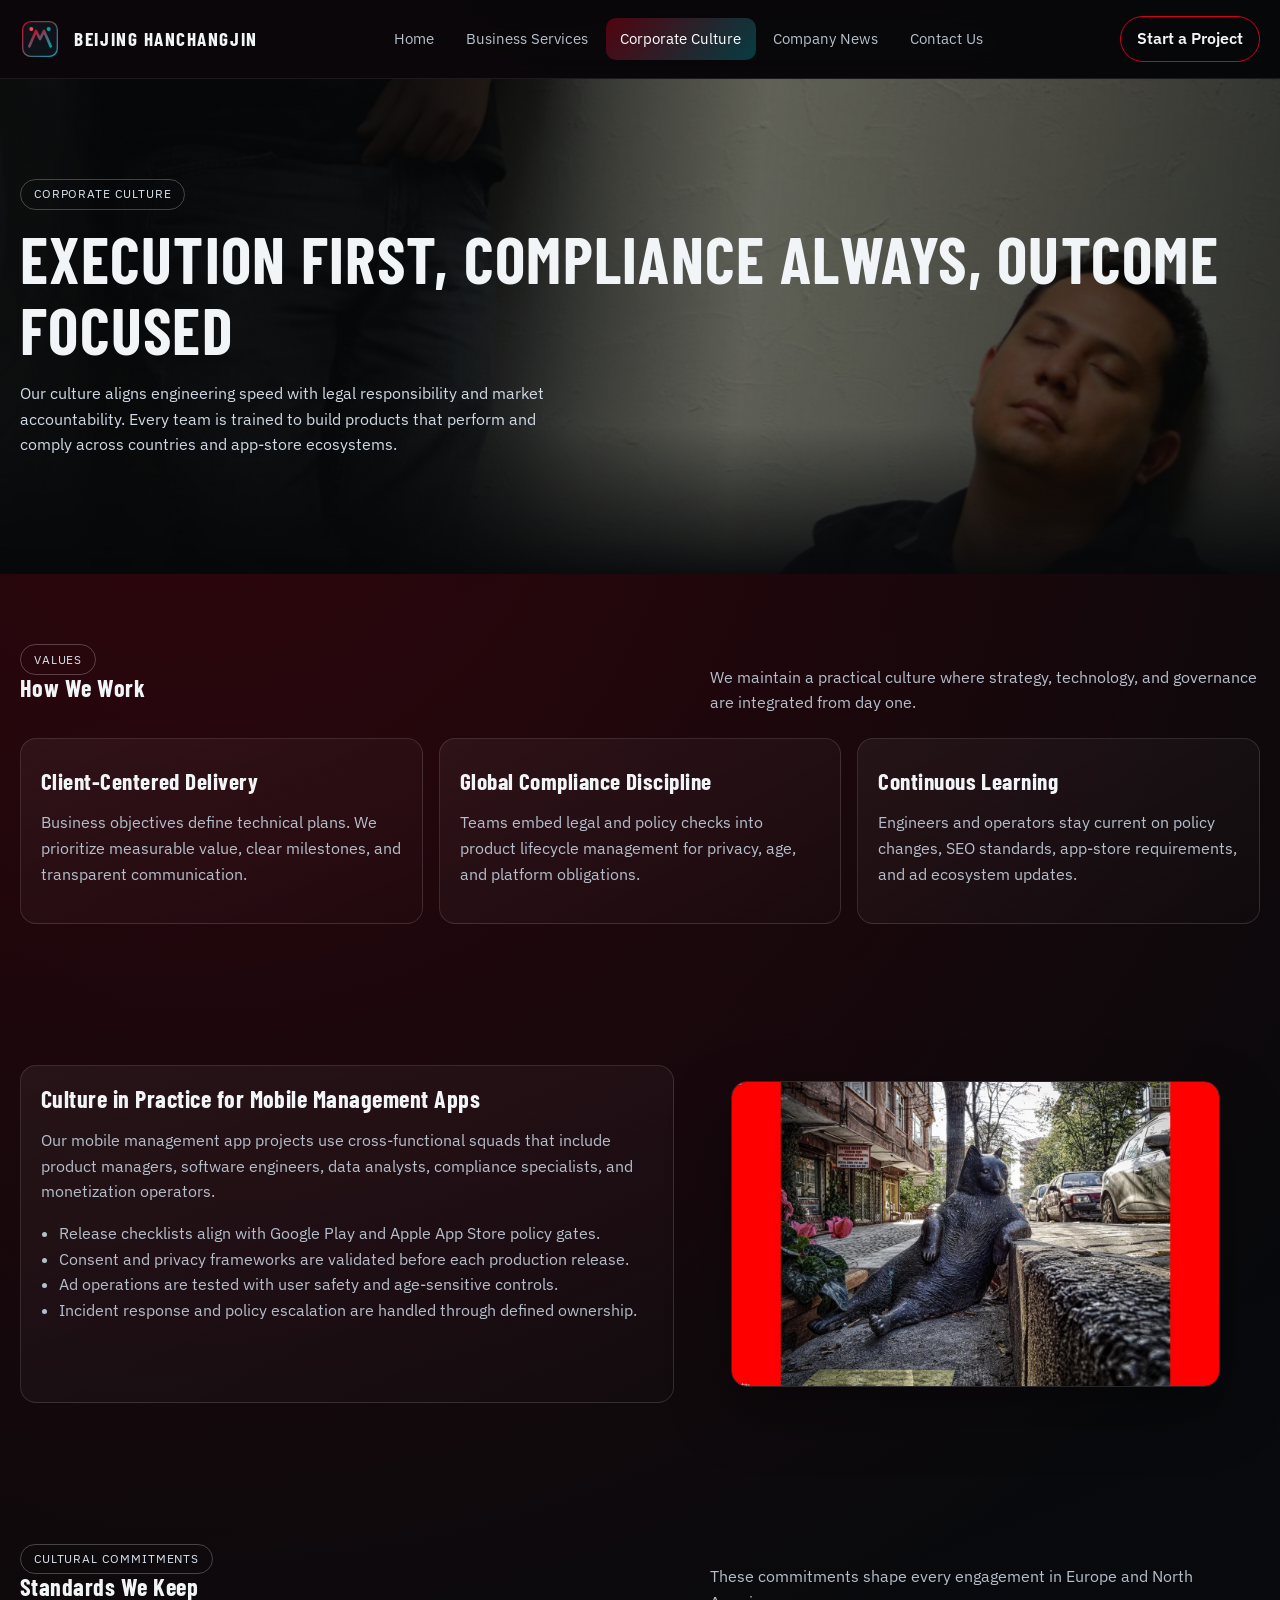
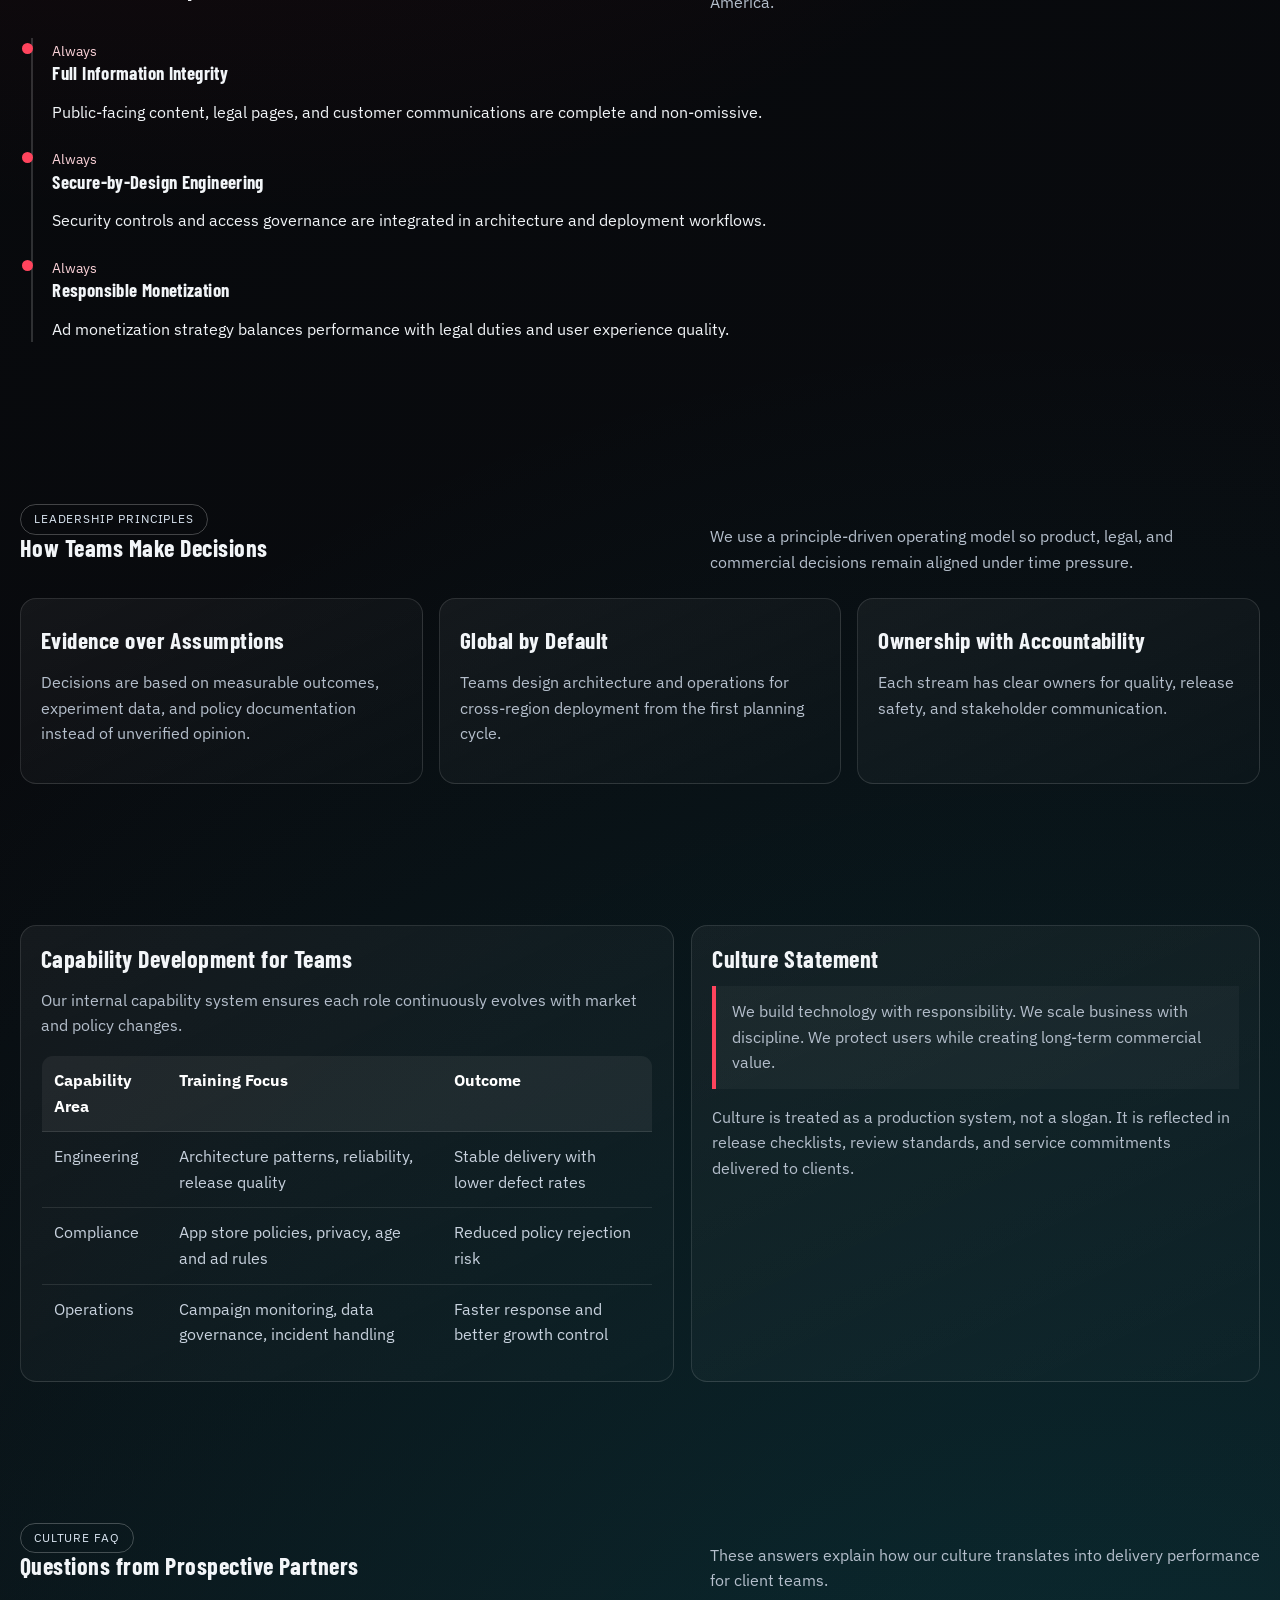
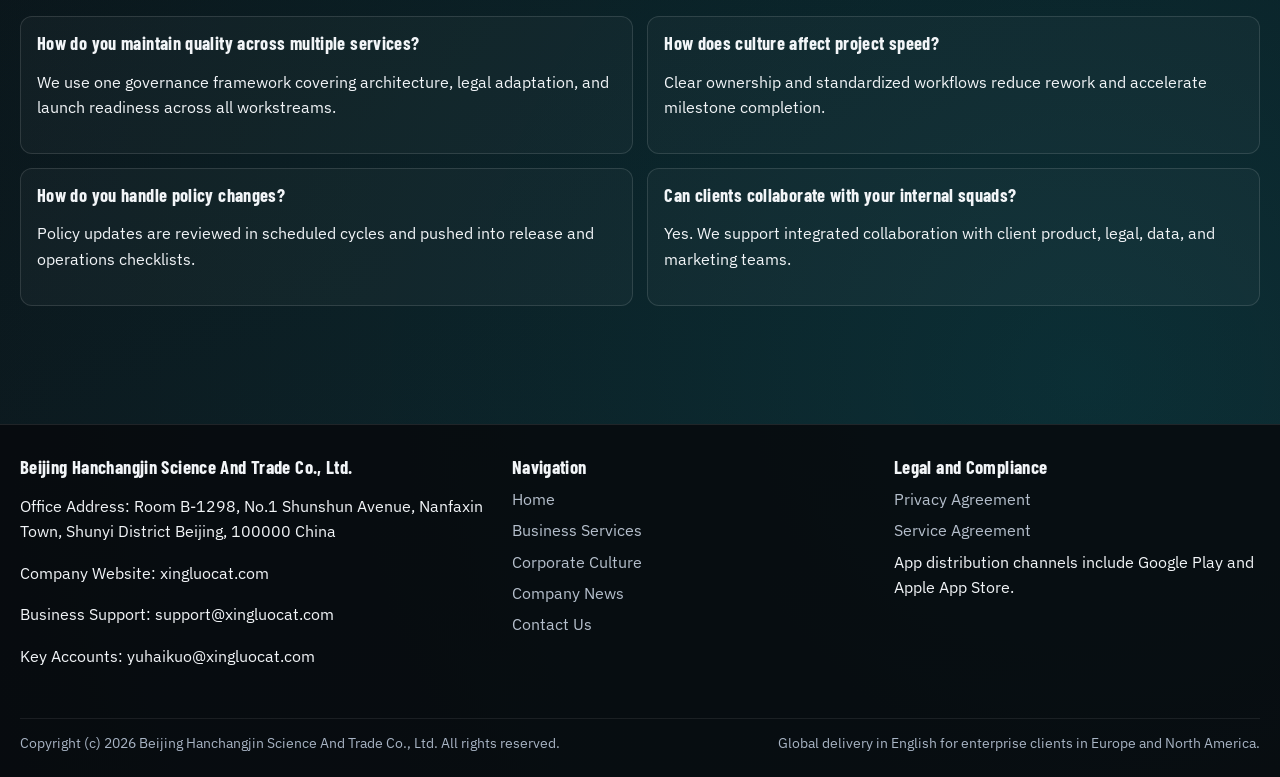
<file: culture.html>
<!DOCTYPE html>
<html lang="en">
<head>
  <meta charset="UTF-8">
  <meta http-equiv="X-UA-Compatible" content="IE=edge">
  <meta name="viewport" content="width=device-width, initial-scale=1.0">
  <title>Corporate Culture | Beijing Hanchangjin Science And Trade Co., Ltd.</title>
  <meta name="description" content="Discover the corporate culture of Beijing Hanchangjin Science And Trade Co., Ltd., focused on execution quality, legal compliance, customer outcomes, and global collaboration.">
  <meta name="robots" content="index, follow, max-image-preview:large">
  <link rel="canonical" href="https://xingluocat.com/culture.html">
  <link rel="preconnect" href="https://fonts.googleapis.com">
  <link rel="preconnect" href="https://fonts.gstatic.com" crossorigin>
  <link href="https://fonts.googleapis.com/css2?family=Barlow+Condensed:wght@500;700;800&family=IBM+Plex+Sans:wght@400;500;600;700&display=swap" rel="stylesheet">
  <link rel="stylesheet" href="css/style.css">
</head>
<body>
  <a class="skip-link" href="#main">Skip to main content</a>
  <header class="site-header">
    <div class="container header-row">
      <a class="brand" href="index.html" aria-label="Go to homepage">
        <img src="images/logo.svg" alt="Xingluo Cat logo">
        <strong>Beijing Hanchangjin</strong>
      </a>
      <button class="nav-toggle" aria-expanded="false" aria-controls="main-nav" aria-label="Toggle menu">Menu</button>
      <nav id="main-nav" class="main-nav" aria-label="Primary navigation">
        <ul class="nav-list">
          <li><a href="index.html">Home</a></li>
          <li><a href="services.html">Business Services</a></li>
          <li><a href="culture.html">Corporate Culture</a></li>
          <li><a href="news.html">Company News</a></li>
          <li><a href="contact.html">Contact Us</a></li>
        </ul>
      </nav>
      <a class="header-cta cta-link" href="contact.html">Start a Project</a>
    </div>
  </header>

  <main id="main">
    <section class="hero" style="min-height:55vh;">
      <div class="hero-media">
        <img src="images/culture-team.png" alt="Global technology team collaboration">
      </div>
      <div class="container hero-grid" style="grid-template-columns:1fr;">
        <div class="reveal">
          <span class="eyebrow">Corporate Culture</span>
          <h1>Execution First, Compliance Always, Outcome Focused</h1>
          <p>Our culture aligns engineering speed with legal responsibility and market accountability. Every team is trained to build products that perform and comply across countries and app-store ecosystems.</p>
        </div>
      </div>
    </section>

    <section class="section">
      <div class="container">
        <div class="section-title reveal">
          <div>
            <span class="eyebrow">Values</span>
            <h2>How We Work</h2>
          </div>
          <p>We maintain a practical culture where strategy, technology, and governance are integrated from day one.</p>
        </div>
        <div class="grid grid-3">
          <article class="card reveal"><h3>Client-Centered Delivery</h3><p>Business objectives define technical plans. We prioritize measurable value, clear milestones, and transparent communication.</p></article>
          <article class="card reveal"><h3>Global Compliance Discipline</h3><p>Teams embed legal and policy checks into product lifecycle management for privacy, age, and platform obligations.</p></article>
          <article class="card reveal"><h3>Continuous Learning</h3><p>Engineers and operators stay current on policy changes, SEO standards, app-store requirements, and ad ecosystem updates.</p></article>
        </div>
      </div>
    </section>

    <section class="section">
      <div class="container split-box">
        <article class="card reveal">
          <h2>Culture in Practice for Mobile Management Apps</h2>
          <p>Our mobile management app projects use cross-functional squads that include product managers, software engineers, data analysts, compliance specialists, and monetization operators.</p>
          <ul class="list-clean">
            <li>Release checklists align with Google Play and Apple App Store policy gates.</li>
            <li>Consent and privacy frameworks are validated before each production release.</li>
            <li>Ad operations are tested with user safety and age-sensitive controls.</li>
            <li>Incident response and policy escalation are handled through defined ownership.</li>
          </ul>
        </article>
        <figure class="feature-image reveal">
          <img src="images/services-grid.png" alt="Cross-functional team process board">
        </figure>
      </div>
    </section>

    <section class="section">
      <div class="container">
        <div class="section-title reveal">
          <div>
            <span class="eyebrow">Cultural Commitments</span>
            <h2>Standards We Keep</h2>
          </div>
          <p>These commitments shape every engagement in Europe and North America.</p>
        </div>
        <div class="timeline reveal">
          <article class="timeline-item">
            <time datetime="2026-01-01">Always</time>
            <h3>Full Information Integrity</h3>
            <p>Public-facing content, legal pages, and customer communications are complete and non-omissive.</p>
          </article>
          <article class="timeline-item">
            <time datetime="2026-01-01">Always</time>
            <h3>Secure-by-Design Engineering</h3>
            <p>Security controls and access governance are integrated in architecture and deployment workflows.</p>
          </article>
          <article class="timeline-item">
            <time datetime="2026-01-01">Always</time>
            <h3>Responsible Monetization</h3>
            <p>Ad monetization strategy balances performance with legal duties and user experience quality.</p>
          </article>
        </div>
      </div>
    </section>

    <section class="section">
      <div class="container">
        <div class="section-title reveal">
          <div>
            <span class="eyebrow">Leadership Principles</span>
            <h2>How Teams Make Decisions</h2>
          </div>
          <p>We use a principle-driven operating model so product, legal, and commercial decisions remain aligned under time pressure.</p>
        </div>
        <div class="grid grid-3">
          <article class="card reveal">
            <h3>Evidence over Assumptions</h3>
            <p>Decisions are based on measurable outcomes, experiment data, and policy documentation instead of unverified opinion.</p>
          </article>
          <article class="card reveal">
            <h3>Global by Default</h3>
            <p>Teams design architecture and operations for cross-region deployment from the first planning cycle.</p>
          </article>
          <article class="card reveal">
            <h3>Ownership with Accountability</h3>
            <p>Each stream has clear owners for quality, release safety, and stakeholder communication.</p>
          </article>
        </div>
      </div>
    </section>

    <section class="section">
      <div class="container split-box">
        <article class="card reveal">
          <h2>Capability Development for Teams</h2>
          <p>Our internal capability system ensures each role continuously evolves with market and policy changes.</p>
          <table class="mini-table" aria-label="Capability development matrix">
            <thead>
              <tr>
                <th>Capability Area</th>
                <th>Training Focus</th>
                <th>Outcome</th>
              </tr>
            </thead>
            <tbody>
              <tr>
                <td>Engineering</td>
                <td>Architecture patterns, reliability, release quality</td>
                <td>Stable delivery with lower defect rates</td>
              </tr>
              <tr>
                <td>Compliance</td>
                <td>App store policies, privacy, age and ad rules</td>
                <td>Reduced policy rejection risk</td>
              </tr>
              <tr>
                <td>Operations</td>
                <td>Campaign monitoring, data governance, incident handling</td>
                <td>Faster response and better growth control</td>
              </tr>
            </tbody>
          </table>
        </article>
        <article class="card reveal">
          <h2>Culture Statement</h2>
          <p class="quote">We build technology with responsibility. We scale business with discipline. We protect users while creating long-term commercial value.</p>
          <p>Culture is treated as a production system, not a slogan. It is reflected in release checklists, review standards, and service commitments delivered to clients.</p>
        </article>
      </div>
    </section>

    <section class="section">
      <div class="container">
        <div class="section-title reveal">
          <div>
            <span class="eyebrow">Culture FAQ</span>
            <h2>Questions from Prospective Partners</h2>
          </div>
          <p>These answers explain how our culture translates into delivery performance for client teams.</p>
        </div>
        <div class="faq-grid reveal">
          <article class="faq-item">
            <h3>How do you maintain quality across multiple services?</h3>
            <p>We use one governance framework covering architecture, legal adaptation, and launch readiness across all workstreams.</p>
          </article>
          <article class="faq-item">
            <h3>How does culture affect project speed?</h3>
            <p>Clear ownership and standardized workflows reduce rework and accelerate milestone completion.</p>
          </article>
          <article class="faq-item">
            <h3>How do you handle policy changes?</h3>
            <p>Policy updates are reviewed in scheduled cycles and pushed into release and operations checklists.</p>
          </article>
          <article class="faq-item">
            <h3>Can clients collaborate with your internal squads?</h3>
            <p>Yes. We support integrated collaboration with client product, legal, data, and marketing teams.</p>
          </article>
        </div>
      </div>
    </section>
  </main>

  <footer class="site-footer">
    <div class="container footer-grid">
      <section>
        <h3>Beijing Hanchangjin Science And Trade Co., Ltd.</h3>
        <p>Office Address: Room B-1298, No.1 Shunshun Avenue, Nanfaxin Town, Shunyi District Beijing, 100000 China</p>
        <p>Company Website: <a href="https://xingluocat.com">xingluocat.com</a></p>
        <p>Business Support: <a href="mailto:support@xingluocat.com">support@xingluocat.com</a></p>
        <p>Key Accounts: <a href="mailto:yuhaikuo@xingluocat.com">yuhaikuo@xingluocat.com</a></p>
      </section>
      <section>
        <h3>Navigation</h3>
        <ul class="footer-links">
          <li><a href="index.html">Home</a></li>
          <li><a href="services.html">Business Services</a></li>
          <li><a href="culture.html">Corporate Culture</a></li>
          <li><a href="news.html">Company News</a></li>
          <li><a href="contact.html">Contact Us</a></li>
        </ul>
      </section>
      <section>
        <h3>Legal and Compliance</h3>
        <ul class="footer-links">
          <li><a href="privacy.html">Privacy Agreement</a></li>
          <li><a href="terms.html">Service Agreement</a></li>
          <li>App distribution channels include Google Play and Apple App Store.</li>
        </ul>
      </section>
    </div>
    <div class="container footer-bottom">
      <span>Copyright (c) <span id="year"></span> Beijing Hanchangjin Science And Trade Co., Ltd. All rights reserved.</span>
      <span>Global delivery in English for enterprise clients in Europe and North America.</span>
    </div>
  </footer>

  <script src="js/main.js" defer></script>
</body>
</html>
</file>
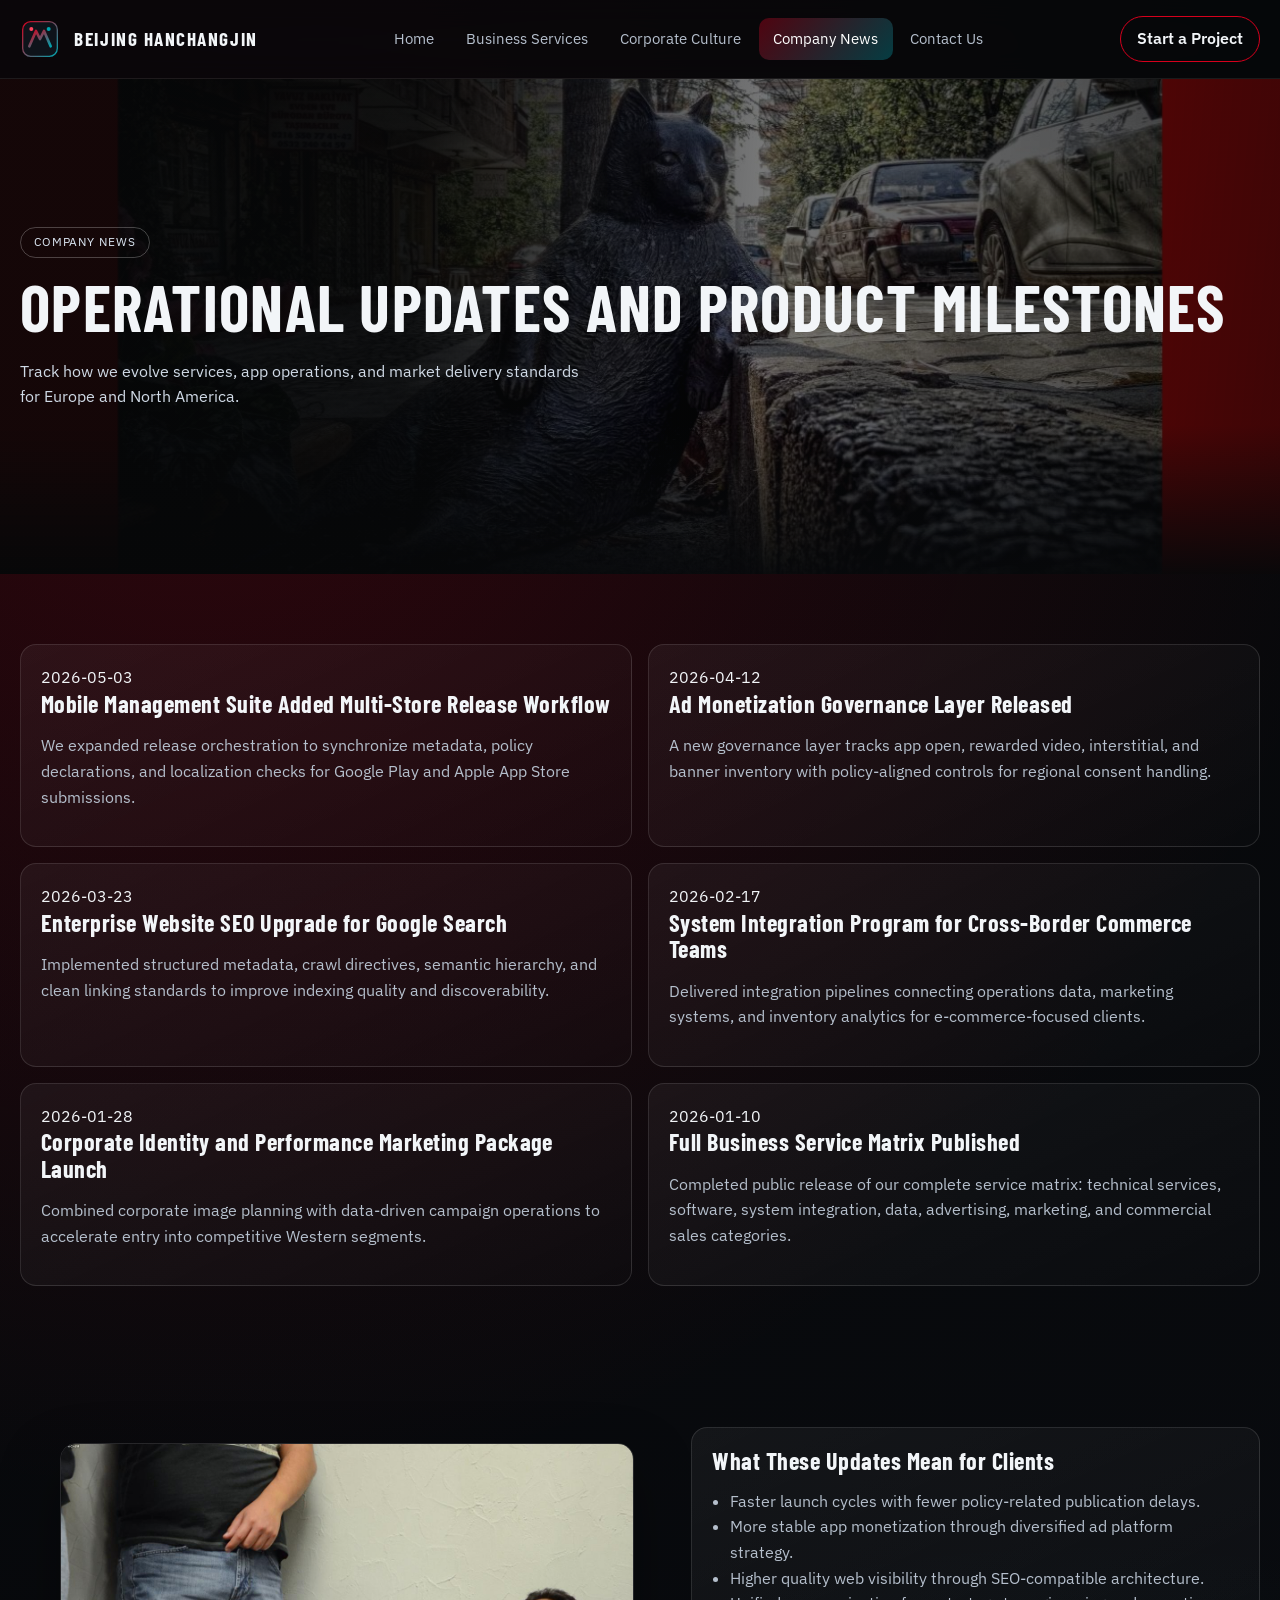
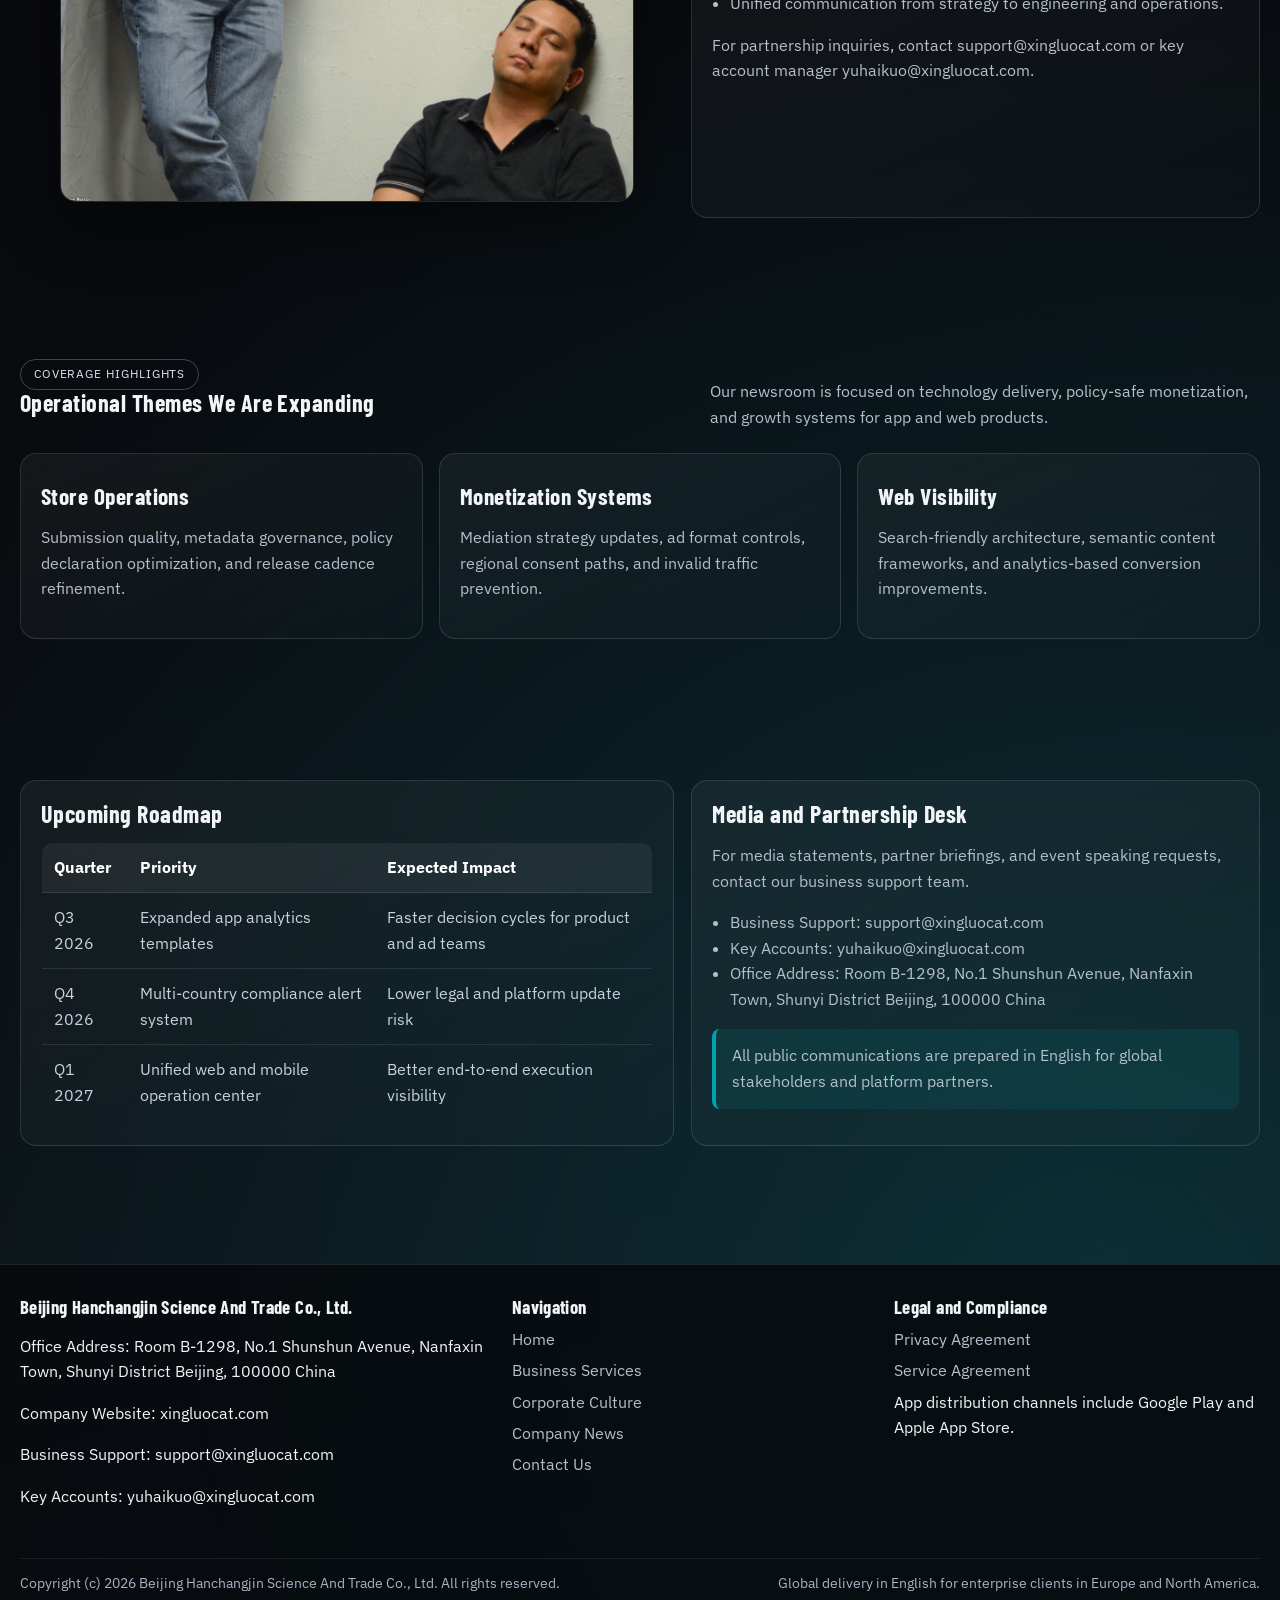
<file: news.html>
<!DOCTYPE html>
<html lang="en">
<head>
  <meta charset="UTF-8">
  <meta http-equiv="X-UA-Compatible" content="IE=edge">
  <meta name="viewport" content="width=device-width, initial-scale=1.0">
  <title>Company News | Beijing Hanchangjin Science And Trade Co., Ltd.</title>
  <meta name="description" content="Read company updates from Beijing Hanchangjin on app operations, software delivery, system integration, and global market expansion.">
  <meta name="robots" content="index, follow, max-image-preview:large">
  <link rel="canonical" href="https://xingluocat.com/news.html">
  <link rel="preconnect" href="https://fonts.googleapis.com">
  <link rel="preconnect" href="https://fonts.gstatic.com" crossorigin>
  <link href="https://fonts.googleapis.com/css2?family=Barlow+Condensed:wght@500;700;800&family=IBM+Plex+Sans:wght@400;500;600;700&display=swap" rel="stylesheet">
  <link rel="stylesheet" href="css/style.css">
</head>
<body>
  <a class="skip-link" href="#main">Skip to main content</a>
  <header class="site-header">
    <div class="container header-row">
      <a class="brand" href="index.html" aria-label="Go to homepage">
        <img src="images/logo.svg" alt="Xingluo Cat logo">
        <strong>Beijing Hanchangjin</strong>
      </a>
      <button class="nav-toggle" aria-expanded="false" aria-controls="main-nav" aria-label="Toggle menu">Menu</button>
      <nav id="main-nav" class="main-nav" aria-label="Primary navigation">
        <ul class="nav-list">
          <li><a href="index.html">Home</a></li>
          <li><a href="services.html">Business Services</a></li>
          <li><a href="culture.html">Corporate Culture</a></li>
          <li><a href="news.html">Company News</a></li>
          <li><a href="contact.html">Contact Us</a></li>
        </ul>
      </nav>
      <a class="header-cta cta-link" href="contact.html">Start a Project</a>
    </div>
  </header>

  <main id="main">
    <section class="hero" style="min-height:55vh;">
      <div class="hero-media">
        <img src="images/newsroom.png" alt="Digital newsroom and strategic planning board">
      </div>
      <div class="container hero-grid" style="grid-template-columns:1fr;">
        <div class="reveal">
          <span class="eyebrow">Company News</span>
          <h1>Operational Updates and Product Milestones</h1>
          <p>Track how we evolve services, app operations, and market delivery standards for Europe and North America.</p>
        </div>
      </div>
    </section>

    <section class="section">
      <div class="container grid grid-2">
        <article class="card reveal">
          <time datetime="2026-05-03">2026-05-03</time>
          <h2>Mobile Management Suite Added Multi-Store Release Workflow</h2>
          <p>We expanded release orchestration to synchronize metadata, policy declarations, and localization checks for Google Play and Apple App Store submissions.</p>
        </article>
        <article class="card reveal">
          <time datetime="2026-04-12">2026-04-12</time>
          <h2>Ad Monetization Governance Layer Released</h2>
          <p>A new governance layer tracks app open, rewarded video, interstitial, and banner inventory with policy-aligned controls for regional consent handling.</p>
        </article>
        <article class="card reveal">
          <time datetime="2026-03-23">2026-03-23</time>
          <h2>Enterprise Website SEO Upgrade for Google Search</h2>
          <p>Implemented structured metadata, crawl directives, semantic hierarchy, and clean linking standards to improve indexing quality and discoverability.</p>
        </article>
        <article class="card reveal">
          <time datetime="2026-02-17">2026-02-17</time>
          <h2>System Integration Program for Cross-Border Commerce Teams</h2>
          <p>Delivered integration pipelines connecting operations data, marketing systems, and inventory analytics for e-commerce-focused clients.</p>
        </article>
        <article class="card reveal">
          <time datetime="2026-01-28">2026-01-28</time>
          <h2>Corporate Identity and Performance Marketing Package Launch</h2>
          <p>Combined corporate image planning with data-driven campaign operations to accelerate entry into competitive Western segments.</p>
        </article>
        <article class="card reveal">
          <time datetime="2026-01-10">2026-01-10</time>
          <h2>Full Business Service Matrix Published</h2>
          <p>Completed public release of our complete service matrix: technical services, software, system integration, data, advertising, marketing, and commercial sales categories.</p>
        </article>
      </div>
    </section>

    <section class="section">
      <div class="container split-box">
        <figure class="feature-image reveal">
          <img src="images/culture-team.png" alt="Team workshop focused on delivery standards">
        </figure>
        <article class="card reveal">
          <h2>What These Updates Mean for Clients</h2>
          <ul class="list-clean">
            <li>Faster launch cycles with fewer policy-related publication delays.</li>
            <li>More stable app monetization through diversified ad platform strategy.</li>
            <li>Higher quality web visibility through SEO-compatible architecture.</li>
            <li>Unified communication from strategy to engineering and operations.</li>
          </ul>
          <p>For partnership inquiries, contact support@xingluocat.com or key account manager yuhaikuo@xingluocat.com.</p>
        </article>
      </div>
    </section>

    <section class="section">
      <div class="container">
        <div class="section-title reveal">
          <div>
            <span class="eyebrow">Coverage Highlights</span>
            <h2>Operational Themes We Are Expanding</h2>
          </div>
          <p>Our newsroom is focused on technology delivery, policy-safe monetization, and growth systems for app and web products.</p>
        </div>
        <div class="grid grid-3">
          <article class="card reveal">
            <h3>Store Operations</h3>
            <p>Submission quality, metadata governance, policy declaration optimization, and release cadence refinement.</p>
          </article>
          <article class="card reveal">
            <h3>Monetization Systems</h3>
            <p>Mediation strategy updates, ad format controls, regional consent paths, and invalid traffic prevention.</p>
          </article>
          <article class="card reveal">
            <h3>Web Visibility</h3>
            <p>Search-friendly architecture, semantic content frameworks, and analytics-based conversion improvements.</p>
          </article>
        </div>
      </div>
    </section>

    <section class="section">
      <div class="container split-box">
        <article class="card reveal">
          <h2>Upcoming Roadmap</h2>
          <table class="mini-table" aria-label="Upcoming roadmap table">
            <thead>
              <tr>
                <th>Quarter</th>
                <th>Priority</th>
                <th>Expected Impact</th>
              </tr>
            </thead>
            <tbody>
              <tr>
                <td>Q3 2026</td>
                <td>Expanded app analytics templates</td>
                <td>Faster decision cycles for product and ad teams</td>
              </tr>
              <tr>
                <td>Q4 2026</td>
                <td>Multi-country compliance alert system</td>
                <td>Lower legal and platform update risk</td>
              </tr>
              <tr>
                <td>Q1 2027</td>
                <td>Unified web and mobile operation center</td>
                <td>Better end-to-end execution visibility</td>
              </tr>
            </tbody>
          </table>
        </article>
        <article class="card reveal">
          <h2>Media and Partnership Desk</h2>
          <p>For media statements, partner briefings, and event speaking requests, contact our business support team.</p>
          <ul class="list-clean">
            <li>Business Support: support@xingluocat.com</li>
            <li>Key Accounts: yuhaikuo@xingluocat.com</li>
            <li>Office Address: Room B-1298, No.1 Shunshun Avenue, Nanfaxin Town, Shunyi District Beijing, 100000 China</li>
          </ul>
          <p class="notice">All public communications are prepared in English for global stakeholders and platform partners.</p>
        </article>
      </div>
    </section>
  </main>

  <footer class="site-footer">
    <div class="container footer-grid">
      <section>
        <h3>Beijing Hanchangjin Science And Trade Co., Ltd.</h3>
        <p>Office Address: Room B-1298, No.1 Shunshun Avenue, Nanfaxin Town, Shunyi District Beijing, 100000 China</p>
        <p>Company Website: <a href="https://xingluocat.com">xingluocat.com</a></p>
        <p>Business Support: <a href="mailto:support@xingluocat.com">support@xingluocat.com</a></p>
        <p>Key Accounts: <a href="mailto:yuhaikuo@xingluocat.com">yuhaikuo@xingluocat.com</a></p>
      </section>
      <section>
        <h3>Navigation</h3>
        <ul class="footer-links">
          <li><a href="index.html">Home</a></li>
          <li><a href="services.html">Business Services</a></li>
          <li><a href="culture.html">Corporate Culture</a></li>
          <li><a href="news.html">Company News</a></li>
          <li><a href="contact.html">Contact Us</a></li>
        </ul>
      </section>
      <section>
        <h3>Legal and Compliance</h3>
        <ul class="footer-links">
          <li><a href="privacy.html">Privacy Agreement</a></li>
          <li><a href="terms.html">Service Agreement</a></li>
          <li>App distribution channels include Google Play and Apple App Store.</li>
        </ul>
      </section>
    </div>
    <div class="container footer-bottom">
      <span>Copyright (c) <span id="year"></span> Beijing Hanchangjin Science And Trade Co., Ltd. All rights reserved.</span>
      <span>Global delivery in English for enterprise clients in Europe and North America.</span>
    </div>
  </footer>

  <script src="js/main.js" defer></script>
</body>
</html>
</file>
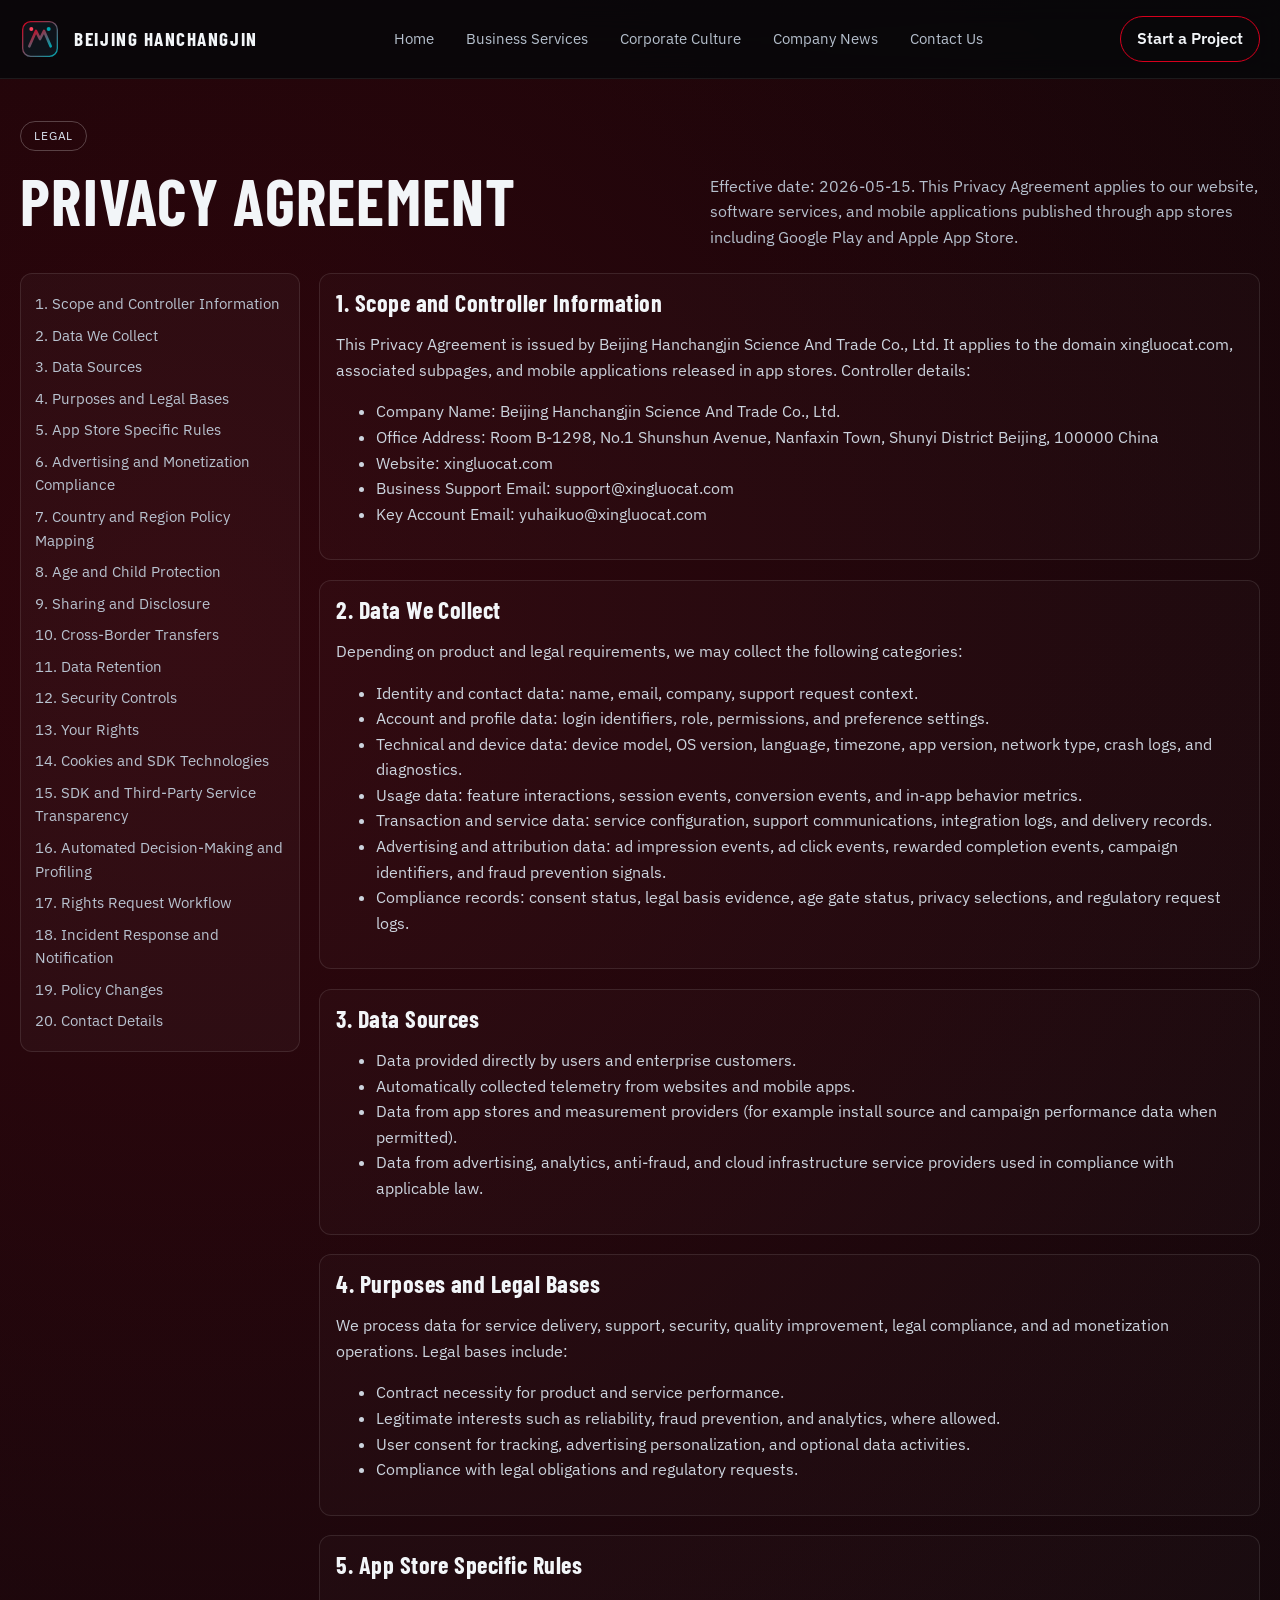
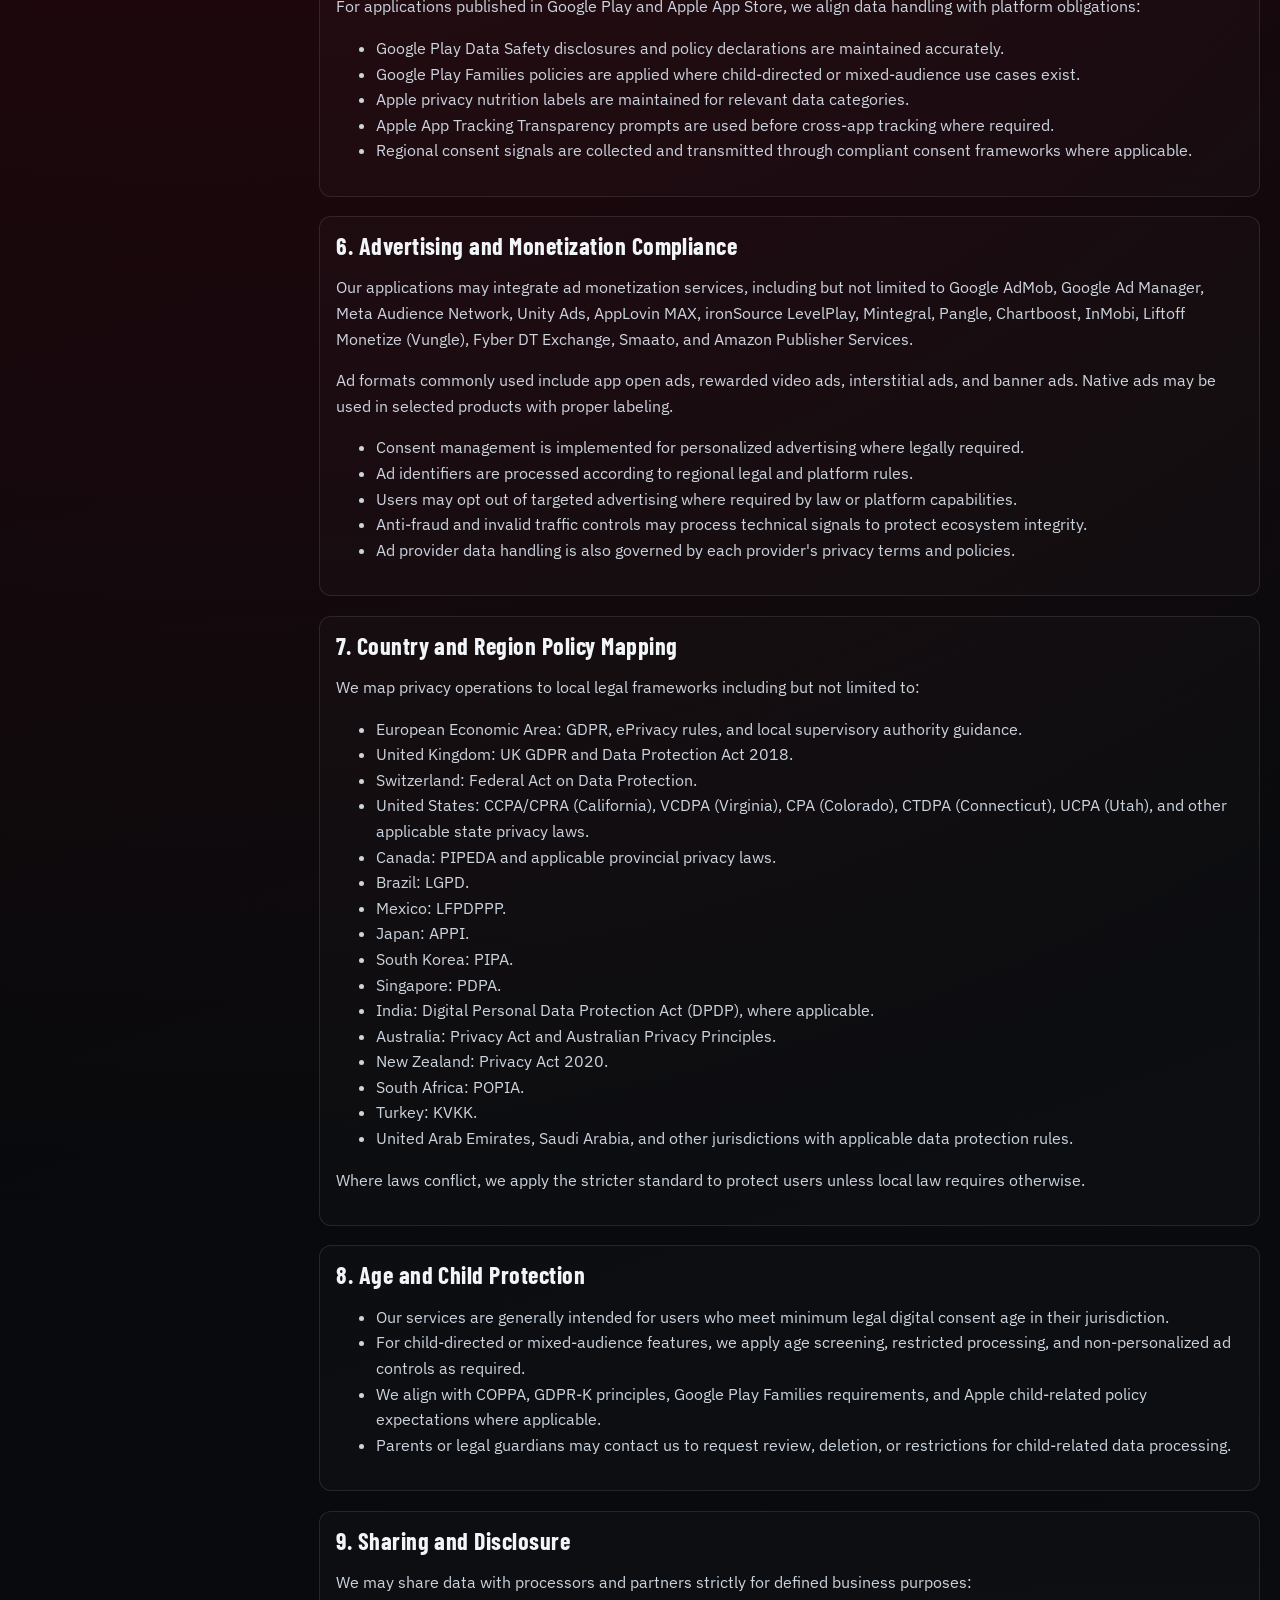
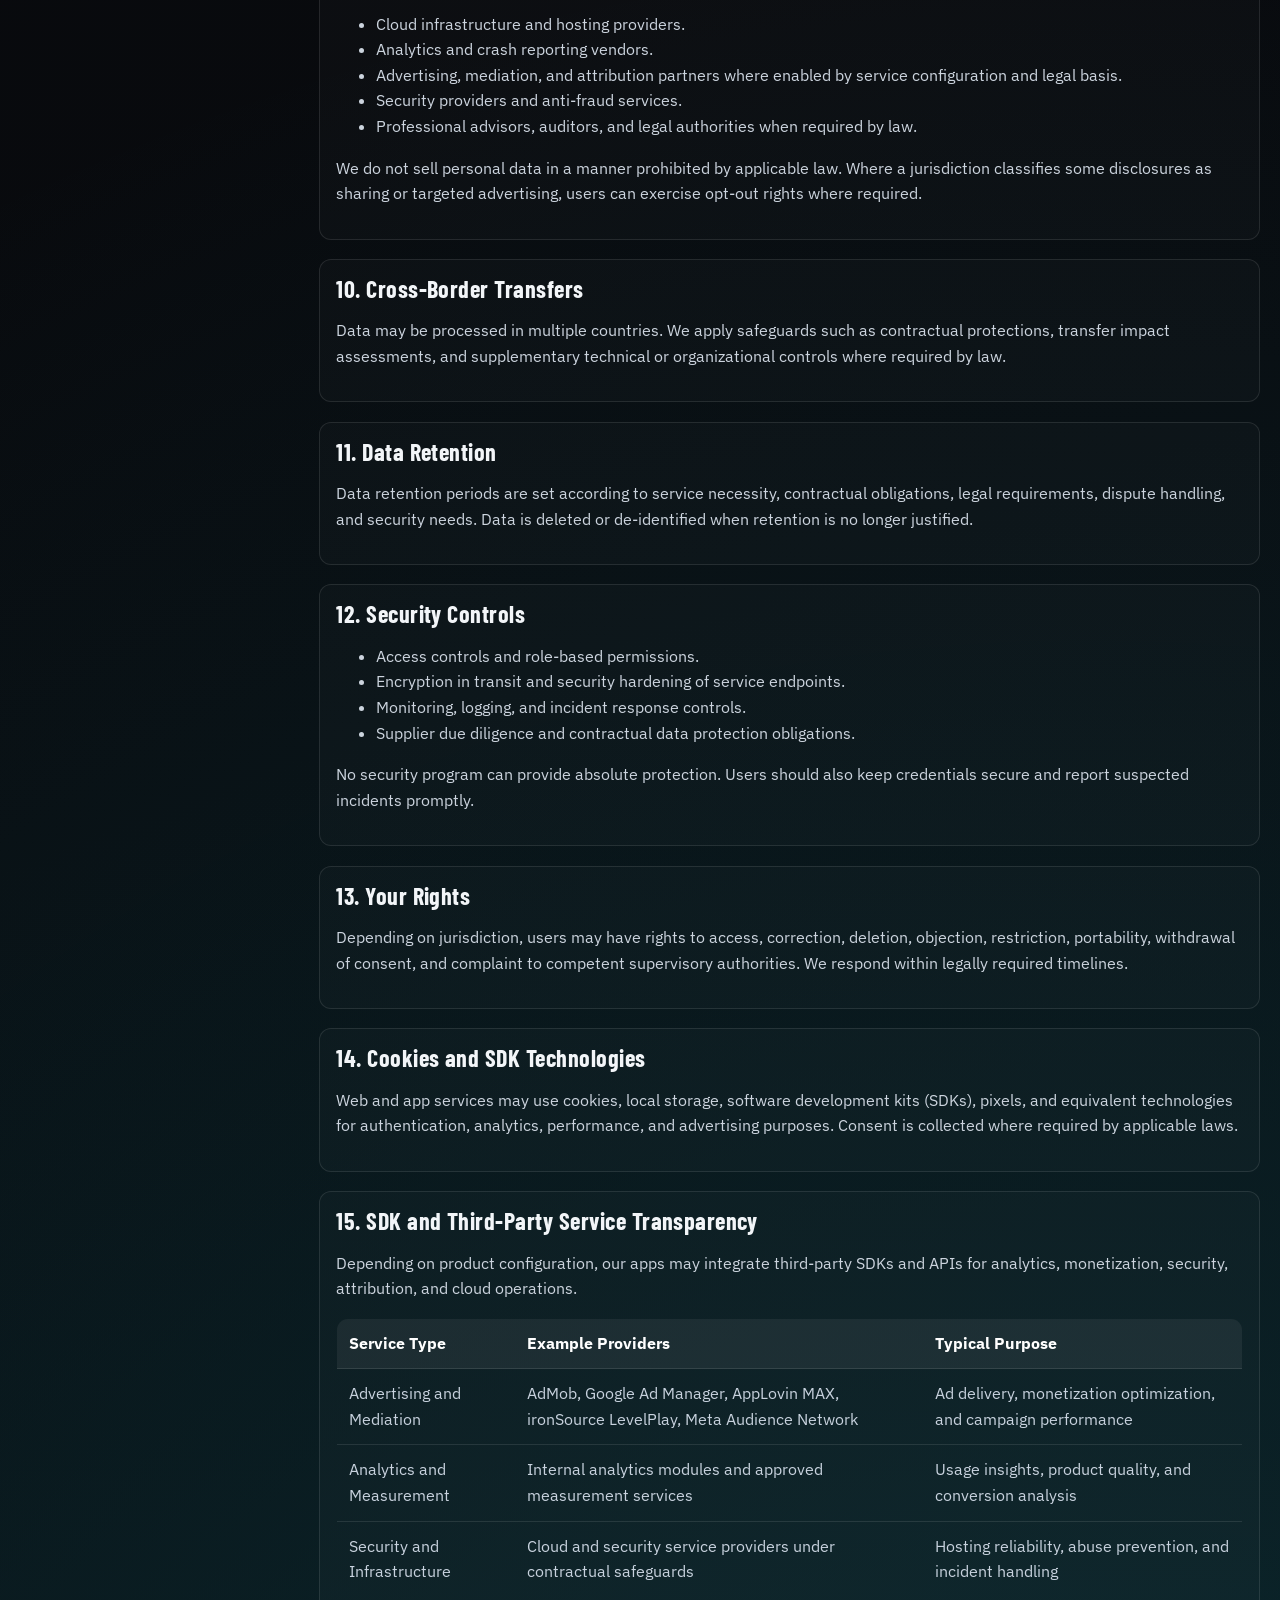
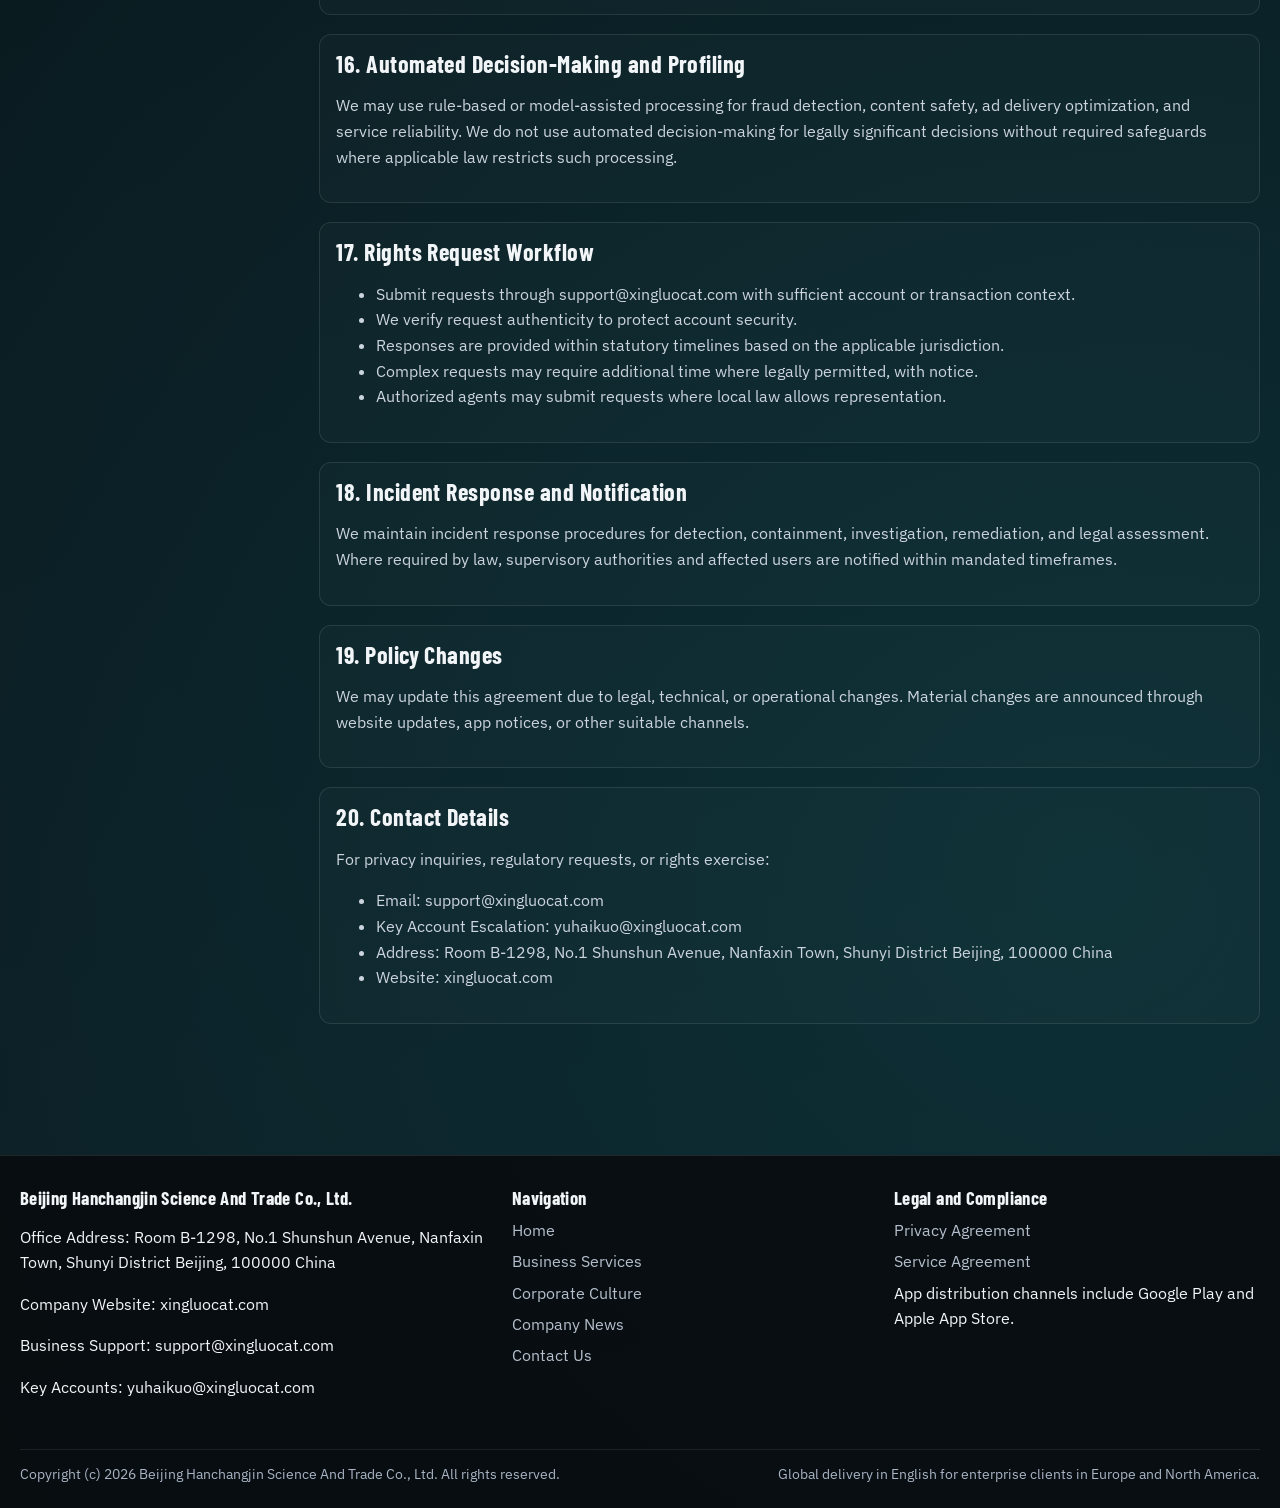
<file: privacy.html>
<!DOCTYPE html>
<html lang="en">
<head>
  <meta charset="UTF-8">
  <meta http-equiv="X-UA-Compatible" content="IE=edge">
  <meta name="viewport" content="width=device-width, initial-scale=1.0">
  <title>Privacy Agreement | Beijing Hanchangjin Science And Trade Co., Ltd.</title>
  <meta name="description" content="Comprehensive privacy agreement for Beijing Hanchangjin Science And Trade Co., Ltd. covering app stores, regional legal requirements, age rules, and ad monetization platform compliance.">
  <meta name="robots" content="index, follow, max-image-preview:large">
  <link rel="canonical" href="https://xingluocat.com/privacy.html">
  <link rel="preconnect" href="https://fonts.googleapis.com">
  <link rel="preconnect" href="https://fonts.gstatic.com" crossorigin>
  <link href="https://fonts.googleapis.com/css2?family=Barlow+Condensed:wght@500;700;800&family=IBM+Plex+Sans:wght@400;500;600;700&display=swap" rel="stylesheet">
  <link rel="stylesheet" href="css/style.css">
</head>
<body>
  <a class="skip-link" href="#main">Skip to main content</a>
  <header class="site-header">
    <div class="container header-row">
      <a class="brand" href="index.html" aria-label="Go to homepage">
        <img src="images/logo.svg" alt="Xingluo Cat logo">
        <strong>Beijing Hanchangjin</strong>
      </a>
      <button class="nav-toggle" aria-expanded="false" aria-controls="main-nav" aria-label="Toggle menu">Menu</button>
      <nav id="main-nav" class="main-nav" aria-label="Primary navigation">
        <ul class="nav-list">
          <li><a href="index.html">Home</a></li>
          <li><a href="services.html">Business Services</a></li>
          <li><a href="culture.html">Corporate Culture</a></li>
          <li><a href="news.html">Company News</a></li>
          <li><a href="contact.html">Contact Us</a></li>
        </ul>
      </nav>
      <a class="header-cta cta-link" href="contact.html">Start a Project</a>
    </div>
  </header>

  <main id="main" class="policy-wrapper">
    <div class="container">
      <div class="section-title reveal">
        <div>
          <span class="eyebrow">Legal</span>
          <h1>Privacy Agreement</h1>
        </div>
        <p>Effective date: 2026-05-15. This Privacy Agreement applies to our website, software services, and mobile applications published through app stores including Google Play and Apple App Store.</p>
      </div>
      <div class="policy-grid">
        <nav class="policy-toc reveal" aria-label="Privacy table of contents">
          <a href="#scope">1. Scope and Controller Information</a>
          <a href="#collection">2. Data We Collect</a>
          <a href="#sources">3. Data Sources</a>
          <a href="#purposes">4. Purposes and Legal Bases</a>
          <a href="#stores">5. App Store Specific Rules</a>
          <a href="#ads">6. Advertising and Monetization Compliance</a>
          <a href="#countries">7. Country and Region Policy Mapping</a>
          <a href="#age">8. Age and Child Protection</a>
          <a href="#sharing">9. Sharing and Disclosure</a>
          <a href="#transfers">10. Cross-Border Transfers</a>
          <a href="#retention">11. Data Retention</a>
          <a href="#security">12. Security Controls</a>
          <a href="#rights">13. Your Rights</a>
          <a href="#cookies">14. Cookies and SDK Technologies</a>
          <a href="#sdk">15. SDK and Third-Party Service Transparency</a>
          <a href="#profiling">16. Automated Decision-Making and Profiling</a>
          <a href="#requests">17. Rights Request Workflow</a>
          <a href="#incident">18. Incident Response and Notification</a>
          <a href="#changes">19. Policy Changes</a>
          <a href="#contact">20. Contact Details</a>
        </nav>

        <div class="policy-content">
          <section id="scope" class="reveal">
            <h2>1. Scope and Controller Information</h2>
            <p>This Privacy Agreement is issued by Beijing Hanchangjin Science And Trade Co., Ltd. It applies to the domain xingluocat.com, associated subpages, and mobile applications released in app stores. Controller details:</p>
            <ul>
              <li>Company Name: Beijing Hanchangjin Science And Trade Co., Ltd.</li>
              <li>Office Address: Room B-1298, No.1 Shunshun Avenue, Nanfaxin Town, Shunyi District Beijing, 100000 China</li>
              <li>Website: xingluocat.com</li>
              <li>Business Support Email: support@xingluocat.com</li>
              <li>Key Account Email: yuhaikuo@xingluocat.com</li>
            </ul>
          </section>

          <section id="collection" class="reveal">
            <h2>2. Data We Collect</h2>
            <p>Depending on product and legal requirements, we may collect the following categories:</p>
            <ul>
              <li>Identity and contact data: name, email, company, support request context.</li>
              <li>Account and profile data: login identifiers, role, permissions, and preference settings.</li>
              <li>Technical and device data: device model, OS version, language, timezone, app version, network type, crash logs, and diagnostics.</li>
              <li>Usage data: feature interactions, session events, conversion events, and in-app behavior metrics.</li>
              <li>Transaction and service data: service configuration, support communications, integration logs, and delivery records.</li>
              <li>Advertising and attribution data: ad impression events, ad click events, rewarded completion events, campaign identifiers, and fraud prevention signals.</li>
              <li>Compliance records: consent status, legal basis evidence, age gate status, privacy selections, and regulatory request logs.</li>
            </ul>
          </section>

          <section id="sources" class="reveal">
            <h2>3. Data Sources</h2>
            <ul>
              <li>Data provided directly by users and enterprise customers.</li>
              <li>Automatically collected telemetry from websites and mobile apps.</li>
              <li>Data from app stores and measurement providers (for example install source and campaign performance data when permitted).</li>
              <li>Data from advertising, analytics, anti-fraud, and cloud infrastructure service providers used in compliance with applicable law.</li>
            </ul>
          </section>

          <section id="purposes" class="reveal">
            <h2>4. Purposes and Legal Bases</h2>
            <p>We process data for service delivery, support, security, quality improvement, legal compliance, and ad monetization operations. Legal bases include:</p>
            <ul>
              <li>Contract necessity for product and service performance.</li>
              <li>Legitimate interests such as reliability, fraud prevention, and analytics, where allowed.</li>
              <li>User consent for tracking, advertising personalization, and optional data activities.</li>
              <li>Compliance with legal obligations and regulatory requests.</li>
            </ul>
          </section>

          <section id="stores" class="reveal">
            <h2>5. App Store Specific Rules</h2>
            <p>For applications published in Google Play and Apple App Store, we align data handling with platform obligations:</p>
            <ul>
              <li>Google Play Data Safety disclosures and policy declarations are maintained accurately.</li>
              <li>Google Play Families policies are applied where child-directed or mixed-audience use cases exist.</li>
              <li>Apple privacy nutrition labels are maintained for relevant data categories.</li>
              <li>Apple App Tracking Transparency prompts are used before cross-app tracking where required.</li>
              <li>Regional consent signals are collected and transmitted through compliant consent frameworks where applicable.</li>
            </ul>
          </section>

          <section id="ads" class="reveal">
            <h2>6. Advertising and Monetization Compliance</h2>
            <p>Our applications may integrate ad monetization services, including but not limited to Google AdMob, Google Ad Manager, Meta Audience Network, Unity Ads, AppLovin MAX, ironSource LevelPlay, Mintegral, Pangle, Chartboost, InMobi, Liftoff Monetize (Vungle), Fyber DT Exchange, Smaato, and Amazon Publisher Services.</p>
            <p>Ad formats commonly used include app open ads, rewarded video ads, interstitial ads, and banner ads. Native ads may be used in selected products with proper labeling.</p>
            <ul>
              <li>Consent management is implemented for personalized advertising where legally required.</li>
              <li>Ad identifiers are processed according to regional legal and platform rules.</li>
              <li>Users may opt out of targeted advertising where required by law or platform capabilities.</li>
              <li>Anti-fraud and invalid traffic controls may process technical signals to protect ecosystem integrity.</li>
              <li>Ad provider data handling is also governed by each provider's privacy terms and policies.</li>
            </ul>
          </section>

          <section id="countries" class="reveal">
            <h2>7. Country and Region Policy Mapping</h2>
            <p>We map privacy operations to local legal frameworks including but not limited to:</p>
            <ul>
              <li>European Economic Area: GDPR, ePrivacy rules, and local supervisory authority guidance.</li>
              <li>United Kingdom: UK GDPR and Data Protection Act 2018.</li>
              <li>Switzerland: Federal Act on Data Protection.</li>
              <li>United States: CCPA/CPRA (California), VCDPA (Virginia), CPA (Colorado), CTDPA (Connecticut), UCPA (Utah), and other applicable state privacy laws.</li>
              <li>Canada: PIPEDA and applicable provincial privacy laws.</li>
              <li>Brazil: LGPD.</li>
              <li>Mexico: LFPDPPP.</li>
              <li>Japan: APPI.</li>
              <li>South Korea: PIPA.</li>
              <li>Singapore: PDPA.</li>
              <li>India: Digital Personal Data Protection Act (DPDP), where applicable.</li>
              <li>Australia: Privacy Act and Australian Privacy Principles.</li>
              <li>New Zealand: Privacy Act 2020.</li>
              <li>South Africa: POPIA.</li>
              <li>Turkey: KVKK.</li>
              <li>United Arab Emirates, Saudi Arabia, and other jurisdictions with applicable data protection rules.</li>
            </ul>
            <p>Where laws conflict, we apply the stricter standard to protect users unless local law requires otherwise.</p>
          </section>

          <section id="age" class="reveal">
            <h2>8. Age and Child Protection</h2>
            <ul>
              <li>Our services are generally intended for users who meet minimum legal digital consent age in their jurisdiction.</li>
              <li>For child-directed or mixed-audience features, we apply age screening, restricted processing, and non-personalized ad controls as required.</li>
              <li>We align with COPPA, GDPR-K principles, Google Play Families requirements, and Apple child-related policy expectations where applicable.</li>
              <li>Parents or legal guardians may contact us to request review, deletion, or restrictions for child-related data processing.</li>
            </ul>
          </section>

          <section id="sharing" class="reveal">
            <h2>9. Sharing and Disclosure</h2>
            <p>We may share data with processors and partners strictly for defined business purposes:</p>
            <ul>
              <li>Cloud infrastructure and hosting providers.</li>
              <li>Analytics and crash reporting vendors.</li>
              <li>Advertising, mediation, and attribution partners where enabled by service configuration and legal basis.</li>
              <li>Security providers and anti-fraud services.</li>
              <li>Professional advisors, auditors, and legal authorities when required by law.</li>
            </ul>
            <p>We do not sell personal data in a manner prohibited by applicable law. Where a jurisdiction classifies some disclosures as sharing or targeted advertising, users can exercise opt-out rights where required.</p>
          </section>

          <section id="transfers" class="reveal">
            <h2>10. Cross-Border Transfers</h2>
            <p>Data may be processed in multiple countries. We apply safeguards such as contractual protections, transfer impact assessments, and supplementary technical or organizational controls where required by law.</p>
          </section>

          <section id="retention" class="reveal">
            <h2>11. Data Retention</h2>
            <p>Data retention periods are set according to service necessity, contractual obligations, legal requirements, dispute handling, and security needs. Data is deleted or de-identified when retention is no longer justified.</p>
          </section>

          <section id="security" class="reveal">
            <h2>12. Security Controls</h2>
            <ul>
              <li>Access controls and role-based permissions.</li>
              <li>Encryption in transit and security hardening of service endpoints.</li>
              <li>Monitoring, logging, and incident response controls.</li>
              <li>Supplier due diligence and contractual data protection obligations.</li>
            </ul>
            <p>No security program can provide absolute protection. Users should also keep credentials secure and report suspected incidents promptly.</p>
          </section>

          <section id="rights" class="reveal">
            <h2>13. Your Rights</h2>
            <p>Depending on jurisdiction, users may have rights to access, correction, deletion, objection, restriction, portability, withdrawal of consent, and complaint to competent supervisory authorities. We respond within legally required timelines.</p>
          </section>

          <section id="cookies" class="reveal">
            <h2>14. Cookies and SDK Technologies</h2>
            <p>Web and app services may use cookies, local storage, software development kits (SDKs), pixels, and equivalent technologies for authentication, analytics, performance, and advertising purposes. Consent is collected where required by applicable laws.</p>
          </section>

          <section id="sdk" class="reveal">
            <h2>15. SDK and Third-Party Service Transparency</h2>
            <p>Depending on product configuration, our apps may integrate third-party SDKs and APIs for analytics, monetization, security, attribution, and cloud operations.</p>
            <table class="mini-table" aria-label="Third-party service transparency">
              <thead>
                <tr>
                  <th>Service Type</th>
                  <th>Example Providers</th>
                  <th>Typical Purpose</th>
                </tr>
              </thead>
              <tbody>
                <tr>
                  <td>Advertising and Mediation</td>
                  <td>AdMob, Google Ad Manager, AppLovin MAX, ironSource LevelPlay, Meta Audience Network</td>
                  <td>Ad delivery, monetization optimization, and campaign performance</td>
                </tr>
                <tr>
                  <td>Analytics and Measurement</td>
                  <td>Internal analytics modules and approved measurement services</td>
                  <td>Usage insights, product quality, and conversion analysis</td>
                </tr>
                <tr>
                  <td>Security and Infrastructure</td>
                  <td>Cloud and security service providers under contractual safeguards</td>
                  <td>Hosting reliability, abuse prevention, and incident handling</td>
                </tr>
              </tbody>
            </table>
          </section>

          <section id="profiling" class="reveal">
            <h2>16. Automated Decision-Making and Profiling</h2>
            <p>We may use rule-based or model-assisted processing for fraud detection, content safety, ad delivery optimization, and service reliability. We do not use automated decision-making for legally significant decisions without required safeguards where applicable law restricts such processing.</p>
          </section>

          <section id="requests" class="reveal">
            <h2>17. Rights Request Workflow</h2>
            <ul>
              <li>Submit requests through support@xingluocat.com with sufficient account or transaction context.</li>
              <li>We verify request authenticity to protect account security.</li>
              <li>Responses are provided within statutory timelines based on the applicable jurisdiction.</li>
              <li>Complex requests may require additional time where legally permitted, with notice.</li>
              <li>Authorized agents may submit requests where local law allows representation.</li>
            </ul>
          </section>

          <section id="incident" class="reveal">
            <h2>18. Incident Response and Notification</h2>
            <p>We maintain incident response procedures for detection, containment, investigation, remediation, and legal assessment. Where required by law, supervisory authorities and affected users are notified within mandated timeframes.</p>
          </section>

          <section id="changes" class="reveal">
            <h2>19. Policy Changes</h2>
            <p>We may update this agreement due to legal, technical, or operational changes. Material changes are announced through website updates, app notices, or other suitable channels.</p>
          </section>

          <section id="contact" class="reveal">
            <h2>20. Contact Details</h2>
            <p>For privacy inquiries, regulatory requests, or rights exercise:</p>
            <ul>
              <li>Email: support@xingluocat.com</li>
              <li>Key Account Escalation: yuhaikuo@xingluocat.com</li>
              <li>Address: Room B-1298, No.1 Shunshun Avenue, Nanfaxin Town, Shunyi District Beijing, 100000 China</li>
              <li>Website: xingluocat.com</li>
            </ul>
          </section>
        </div>
      </div>
    </div>
  </main>

  <footer class="site-footer">
    <div class="container footer-grid">
      <section>
        <h3>Beijing Hanchangjin Science And Trade Co., Ltd.</h3>
        <p>Office Address: Room B-1298, No.1 Shunshun Avenue, Nanfaxin Town, Shunyi District Beijing, 100000 China</p>
        <p>Company Website: <a href="https://xingluocat.com">xingluocat.com</a></p>
        <p>Business Support: <a href="mailto:support@xingluocat.com">support@xingluocat.com</a></p>
        <p>Key Accounts: <a href="mailto:yuhaikuo@xingluocat.com">yuhaikuo@xingluocat.com</a></p>
      </section>
      <section>
        <h3>Navigation</h3>
        <ul class="footer-links">
          <li><a href="index.html">Home</a></li>
          <li><a href="services.html">Business Services</a></li>
          <li><a href="culture.html">Corporate Culture</a></li>
          <li><a href="news.html">Company News</a></li>
          <li><a href="contact.html">Contact Us</a></li>
        </ul>
      </section>
      <section>
        <h3>Legal and Compliance</h3>
        <ul class="footer-links">
          <li><a href="privacy.html">Privacy Agreement</a></li>
          <li><a href="terms.html">Service Agreement</a></li>
          <li>App distribution channels include Google Play and Apple App Store.</li>
        </ul>
      </section>
    </div>
    <div class="container footer-bottom">
      <span>Copyright (c) <span id="year"></span> Beijing Hanchangjin Science And Trade Co., Ltd. All rights reserved.</span>
      <span>Global delivery in English for enterprise clients in Europe and North America.</span>
    </div>
  </footer>

  <script src="js/main.js" defer></script>
</body>
</html>
</file>
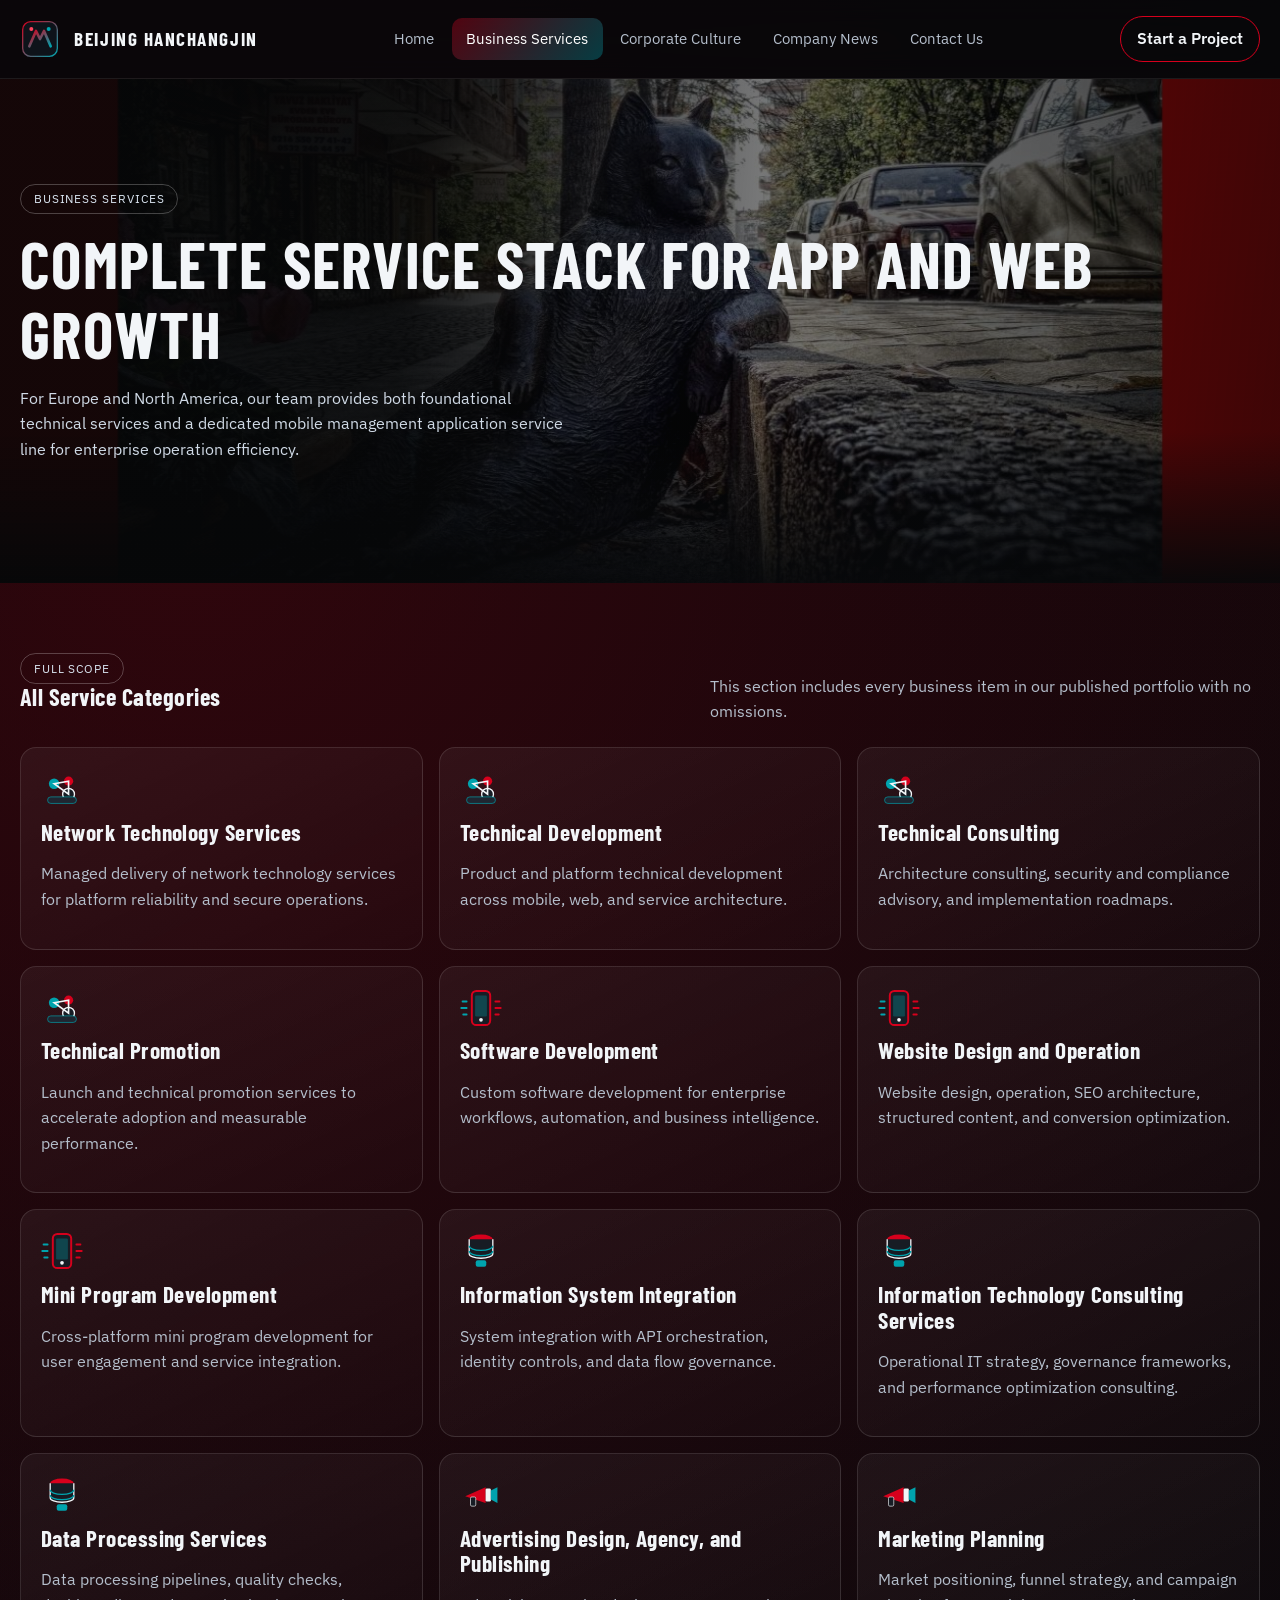
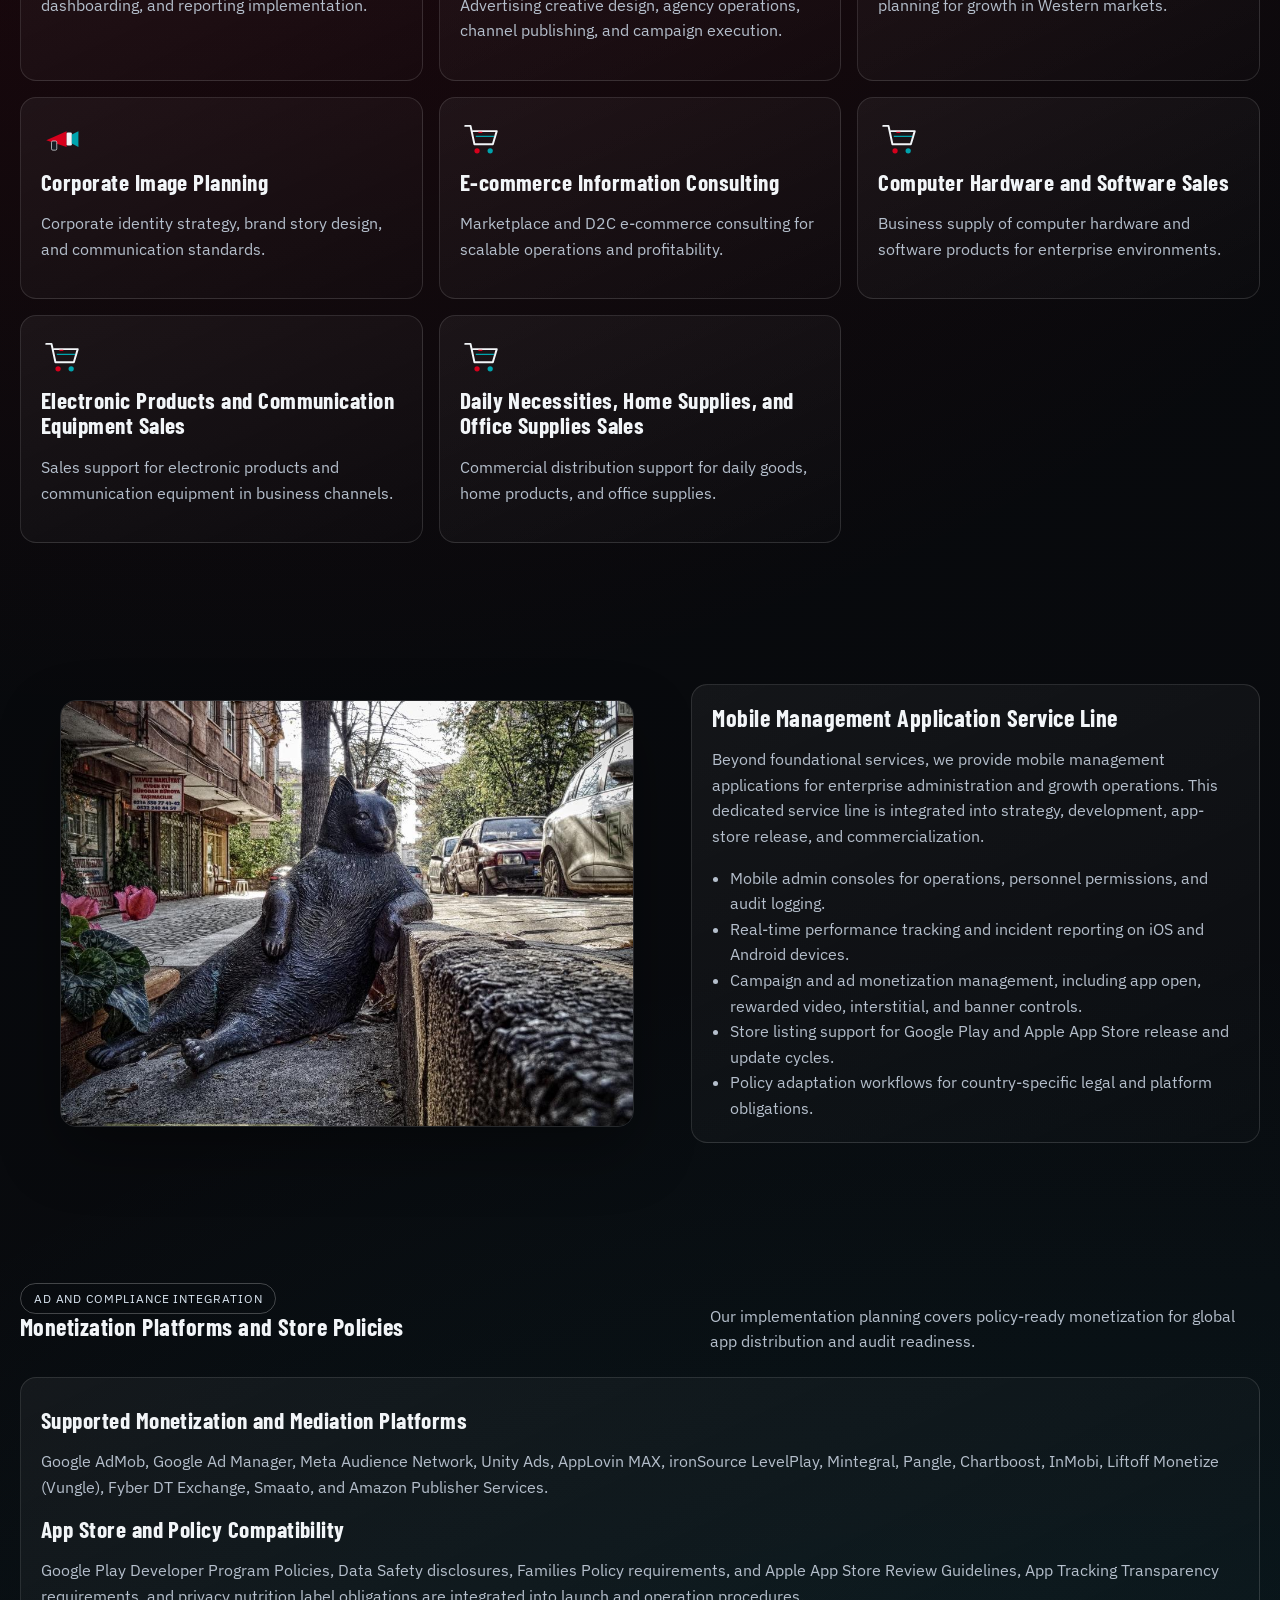
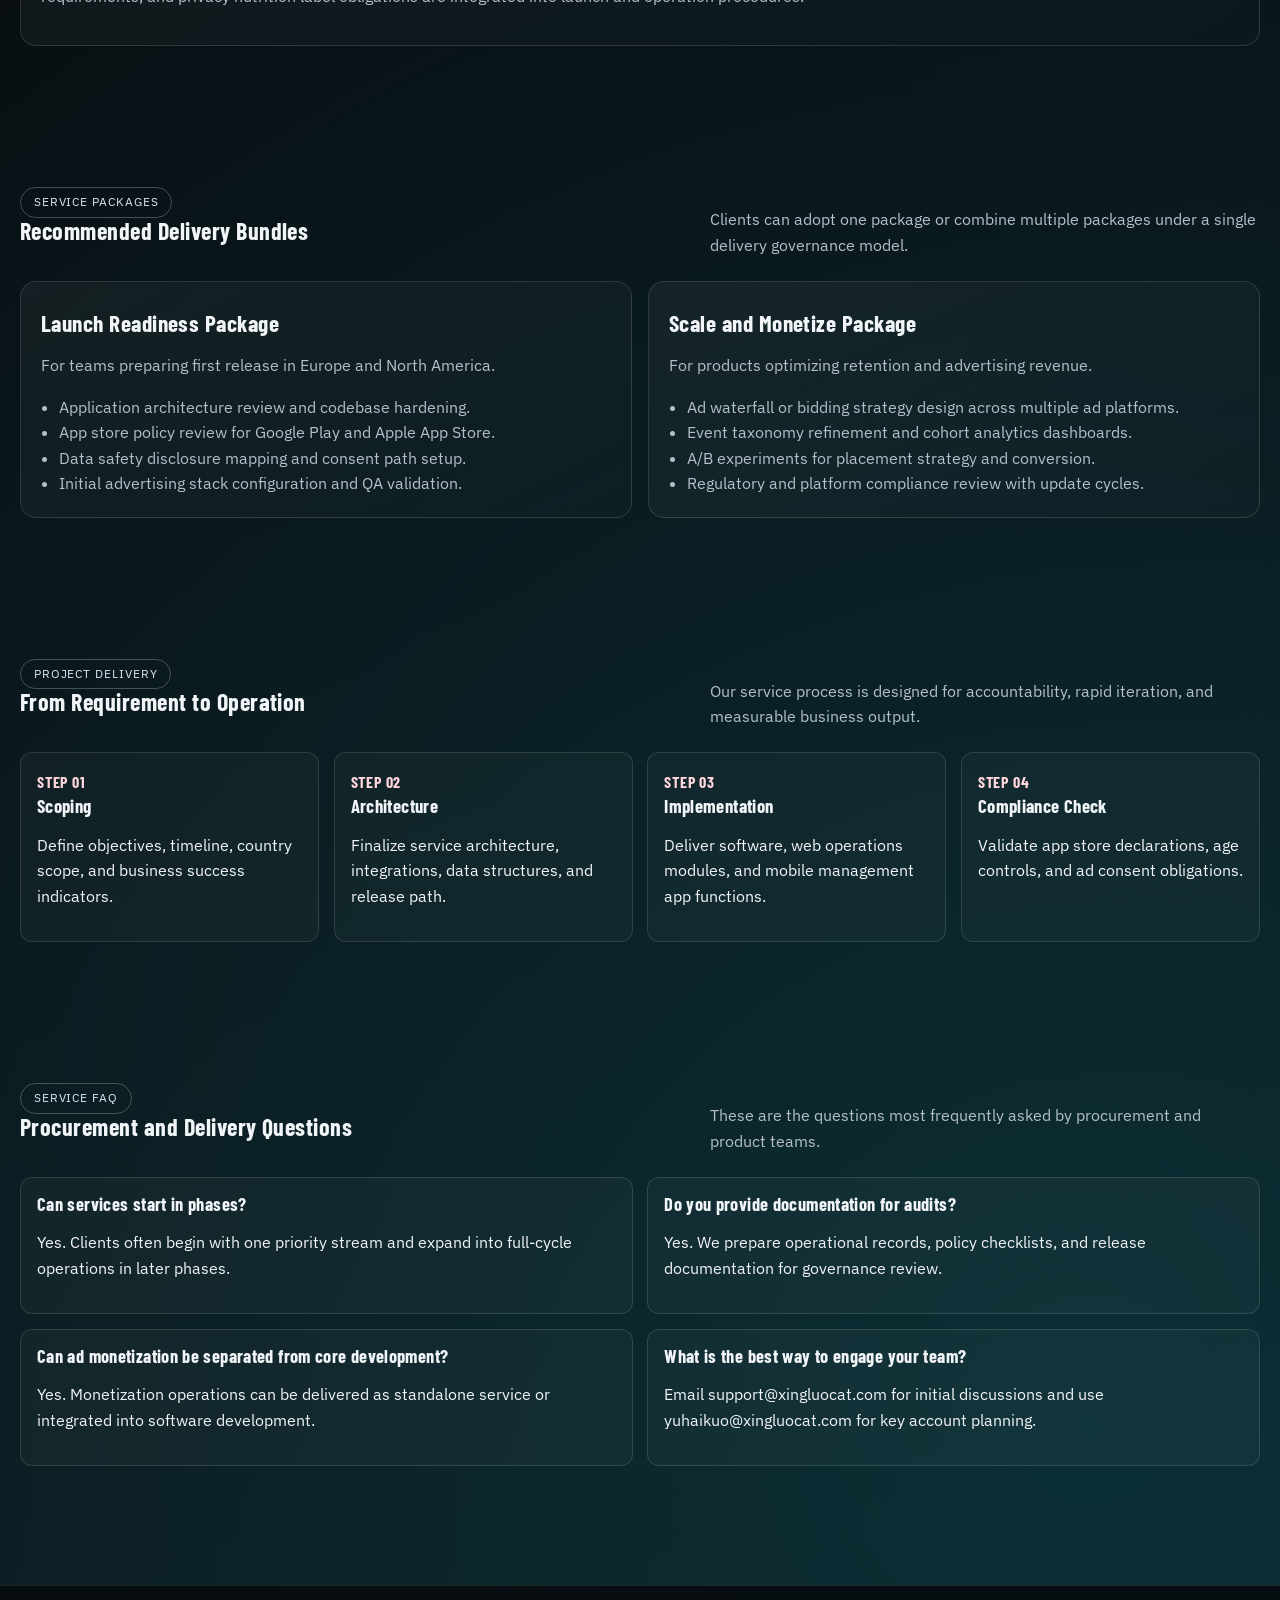
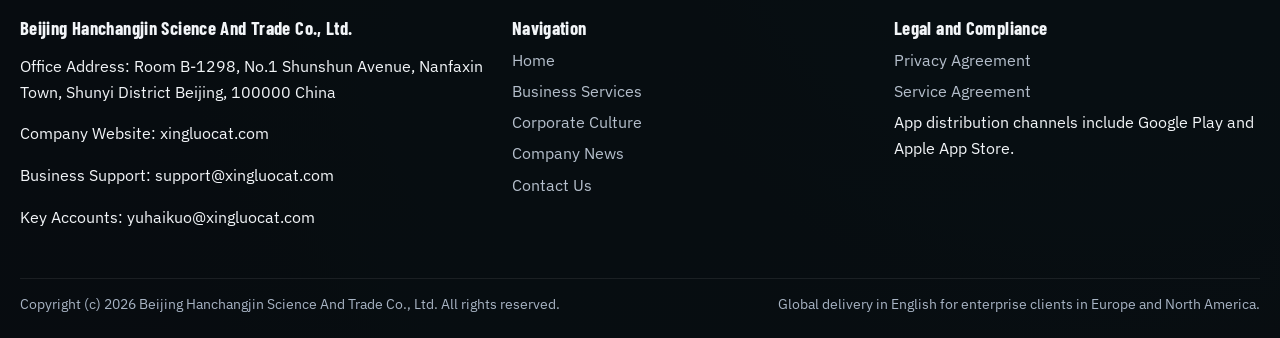
<file: services.html>
<!DOCTYPE html>
<html lang="en">
<head>
  <meta charset="UTF-8">
  <meta http-equiv="X-UA-Compatible" content="IE=edge">
  <meta name="viewport" content="width=device-width, initial-scale=1.0">
  <title>Business Services | Beijing Hanchangjin Science And Trade Co., Ltd.</title>
  <meta name="description" content="Explore the complete business services portfolio of Beijing Hanchangjin, including mobile management apps, software development, systems integration, marketing, and e-commerce consulting.">
  <meta name="robots" content="index, follow, max-image-preview:large">
  <link rel="canonical" href="https://xingluocat.com/services.html">
  <link rel="preconnect" href="https://fonts.googleapis.com">
  <link rel="preconnect" href="https://fonts.gstatic.com" crossorigin>
  <link href="https://fonts.googleapis.com/css2?family=Barlow+Condensed:wght@500;700;800&family=IBM+Plex+Sans:wght@400;500;600;700&display=swap" rel="stylesheet">
  <link rel="stylesheet" href="css/style.css">
</head>
<body>
  <a class="skip-link" href="#main">Skip to main content</a>
  <header class="site-header">
    <div class="container header-row">
      <a class="brand" href="index.html" aria-label="Go to homepage">
        <img src="images/logo.svg" alt="Xingluo Cat logo">
        <strong>Beijing Hanchangjin</strong>
      </a>
      <button class="nav-toggle" aria-expanded="false" aria-controls="main-nav" aria-label="Toggle menu">Menu</button>
      <nav id="main-nav" class="main-nav" aria-label="Primary navigation">
        <ul class="nav-list">
          <li><a href="index.html">Home</a></li>
          <li><a href="services.html">Business Services</a></li>
          <li><a href="culture.html">Corporate Culture</a></li>
          <li><a href="news.html">Company News</a></li>
          <li><a href="contact.html">Contact Us</a></li>
        </ul>
      </nav>
      <a class="header-cta cta-link" href="contact.html">Start a Project</a>
    </div>
  </header>

  <main id="main">
    <section class="hero" style="min-height:56vh;">
      <div class="hero-media">
        <img src="images/services-grid.png" alt="Engineering, analytics, and operations workspace">
      </div>
      <div class="container hero-grid" style="grid-template-columns:1fr;">
        <div class="reveal">
          <span class="eyebrow">Business Services</span>
          <h1>Complete Service Stack for App and Web Growth</h1>
          <p>For Europe and North America, our team provides both foundational technical services and a dedicated mobile management application service line for enterprise operation efficiency.</p>
        </div>
      </div>
    </section>

    <section class="section">
      <div class="container">
        <div class="section-title reveal">
          <div>
            <span class="eyebrow">Full Scope</span>
            <h2>All Service Categories</h2>
          </div>
          <p>This section includes every business item in our published portfolio with no omissions.</p>
        </div>
        <div class="grid grid-3">
          <article class="card reveal"><img class="icon-wrap" src="images/icon-cloud.svg" alt="Network icon"><h3>Network Technology Services</h3><p>Managed delivery of network technology services for platform reliability and secure operations.</p></article>
          <article class="card reveal"><img class="icon-wrap" src="images/icon-cloud.svg" alt="Technical development icon"><h3>Technical Development</h3><p>Product and platform technical development across mobile, web, and service architecture.</p></article>
          <article class="card reveal"><img class="icon-wrap" src="images/icon-cloud.svg" alt="Technical consulting icon"><h3>Technical Consulting</h3><p>Architecture consulting, security and compliance advisory, and implementation roadmaps.</p></article>
          <article class="card reveal"><img class="icon-wrap" src="images/icon-cloud.svg" alt="Technical promotion icon"><h3>Technical Promotion</h3><p>Launch and technical promotion services to accelerate adoption and measurable performance.</p></article>
          <article class="card reveal"><img class="icon-wrap" src="images/icon-mobile.svg" alt="Software development icon"><h3>Software Development</h3><p>Custom software development for enterprise workflows, automation, and business intelligence.</p></article>
          <article class="card reveal"><img class="icon-wrap" src="images/icon-mobile.svg" alt="Website operation icon"><h3>Website Design and Operation</h3><p>Website design, operation, SEO architecture, structured content, and conversion optimization.</p></article>
          <article class="card reveal"><img class="icon-wrap" src="images/icon-mobile.svg" alt="Mini program icon"><h3>Mini Program Development</h3><p>Cross-platform mini program development for user engagement and service integration.</p></article>
          <article class="card reveal"><img class="icon-wrap" src="images/icon-data.svg" alt="System integration icon"><h3>Information System Integration</h3><p>System integration with API orchestration, identity controls, and data flow governance.</p></article>
          <article class="card reveal"><img class="icon-wrap" src="images/icon-data.svg" alt="IT consulting icon"><h3>Information Technology Consulting Services</h3><p>Operational IT strategy, governance frameworks, and performance optimization consulting.</p></article>
          <article class="card reveal"><img class="icon-wrap" src="images/icon-data.svg" alt="Data processing icon"><h3>Data Processing Services</h3><p>Data processing pipelines, quality checks, dashboarding, and reporting implementation.</p></article>
          <article class="card reveal"><img class="icon-wrap" src="images/icon-marketing.svg" alt="Advertising design icon"><h3>Advertising Design, Agency, and Publishing</h3><p>Advertising creative design, agency operations, channel publishing, and campaign execution.</p></article>
          <article class="card reveal"><img class="icon-wrap" src="images/icon-marketing.svg" alt="Marketing planning icon"><h3>Marketing Planning</h3><p>Market positioning, funnel strategy, and campaign planning for growth in Western markets.</p></article>
          <article class="card reveal"><img class="icon-wrap" src="images/icon-marketing.svg" alt="Brand planning icon"><h3>Corporate Image Planning</h3><p>Corporate identity strategy, brand story design, and communication standards.</p></article>
          <article class="card reveal"><img class="icon-wrap" src="images/icon-commerce.svg" alt="E-commerce consulting icon"><h3>E-commerce Information Consulting</h3><p>Marketplace and D2C e-commerce consulting for scalable operations and profitability.</p></article>
          <article class="card reveal"><img class="icon-wrap" src="images/icon-commerce.svg" alt="Computer hardware software sales icon"><h3>Computer Hardware and Software Sales</h3><p>Business supply of computer hardware and software products for enterprise environments.</p></article>
          <article class="card reveal"><img class="icon-wrap" src="images/icon-commerce.svg" alt="Electronic products sales icon"><h3>Electronic Products and Communication Equipment Sales</h3><p>Sales support for electronic products and communication equipment in business channels.</p></article>
          <article class="card reveal"><img class="icon-wrap" src="images/icon-commerce.svg" alt="Daily and home products sales icon"><h3>Daily Necessities, Home Supplies, and Office Supplies Sales</h3><p>Commercial distribution support for daily goods, home products, and office supplies.</p></article>
        </div>
      </div>
    </section>

    <section class="section">
      <div class="container split-box">
        <figure class="feature-image reveal">
          <img src="images/hero-tech.png" alt="Mobile operations dashboard and engineering metrics">
        </figure>
        <article class="card reveal">
          <h2>Mobile Management Application Service Line</h2>
          <p>Beyond foundational services, we provide mobile management applications for enterprise administration and growth operations. This dedicated service line is integrated into strategy, development, app-store release, and commercialization.</p>
          <ul class="list-clean">
            <li>Mobile admin consoles for operations, personnel permissions, and audit logging.</li>
            <li>Real-time performance tracking and incident reporting on iOS and Android devices.</li>
            <li>Campaign and ad monetization management, including app open, rewarded video, interstitial, and banner controls.</li>
            <li>Store listing support for Google Play and Apple App Store release and update cycles.</li>
            <li>Policy adaptation workflows for country-specific legal and platform obligations.</li>
          </ul>
        </article>
      </div>
    </section>

    <section class="section">
      <div class="container">
        <div class="section-title reveal">
          <div>
            <span class="eyebrow">Ad and Compliance Integration</span>
            <h2>Monetization Platforms and Store Policies</h2>
          </div>
          <p>Our implementation planning covers policy-ready monetization for global app distribution and audit readiness.</p>
        </div>
        <article class="card reveal">
          <h3>Supported Monetization and Mediation Platforms</h3>
          <p>Google AdMob, Google Ad Manager, Meta Audience Network, Unity Ads, AppLovin MAX, ironSource LevelPlay, Mintegral, Pangle, Chartboost, InMobi, Liftoff Monetize (Vungle), Fyber DT Exchange, Smaato, and Amazon Publisher Services.</p>
          <h3>App Store and Policy Compatibility</h3>
          <p>Google Play Developer Program Policies, Data Safety disclosures, Families Policy requirements, and Apple App Store Review Guidelines, App Tracking Transparency requirements, and privacy nutrition label obligations are integrated into launch and operation procedures.</p>
        </article>
      </div>
    </section>

    <section class="section">
      <div class="container">
        <div class="section-title reveal">
          <div>
            <span class="eyebrow">Service Packages</span>
            <h2>Recommended Delivery Bundles</h2>
          </div>
          <p>Clients can adopt one package or combine multiple packages under a single delivery governance model.</p>
        </div>
        <div class="grid grid-2">
          <article class="card reveal">
            <h3>Launch Readiness Package</h3>
            <p>For teams preparing first release in Europe and North America.</p>
            <ul class="list-clean">
              <li>Application architecture review and codebase hardening.</li>
              <li>App store policy review for Google Play and Apple App Store.</li>
              <li>Data safety disclosure mapping and consent path setup.</li>
              <li>Initial advertising stack configuration and QA validation.</li>
            </ul>
          </article>
          <article class="card reveal">
            <h3>Scale and Monetize Package</h3>
            <p>For products optimizing retention and advertising revenue.</p>
            <ul class="list-clean">
              <li>Ad waterfall or bidding strategy design across multiple ad platforms.</li>
              <li>Event taxonomy refinement and cohort analytics dashboards.</li>
              <li>A/B experiments for placement strategy and conversion.</li>
              <li>Regulatory and platform compliance review with update cycles.</li>
            </ul>
          </article>
        </div>
      </div>
    </section>

    <section class="section">
      <div class="container">
        <div class="section-title reveal">
          <div>
            <span class="eyebrow">Project Delivery</span>
            <h2>From Requirement to Operation</h2>
          </div>
          <p>Our service process is designed for accountability, rapid iteration, and measurable business output.</p>
        </div>
        <div class="process-grid reveal">
          <article class="process-step">
            <strong>Step 01</strong>
            <h3>Scoping</h3>
            <p>Define objectives, timeline, country scope, and business success indicators.</p>
          </article>
          <article class="process-step">
            <strong>Step 02</strong>
            <h3>Architecture</h3>
            <p>Finalize service architecture, integrations, data structures, and release path.</p>
          </article>
          <article class="process-step">
            <strong>Step 03</strong>
            <h3>Implementation</h3>
            <p>Deliver software, web operations modules, and mobile management app functions.</p>
          </article>
          <article class="process-step">
            <strong>Step 04</strong>
            <h3>Compliance Check</h3>
            <p>Validate app store declarations, age controls, and ad consent obligations.</p>
          </article>
        </div>
      </div>
    </section>

    <section class="section">
      <div class="container">
        <div class="section-title reveal">
          <div>
            <span class="eyebrow">Service FAQ</span>
            <h2>Procurement and Delivery Questions</h2>
          </div>
          <p>These are the questions most frequently asked by procurement and product teams.</p>
        </div>
        <div class="faq-grid reveal">
          <article class="faq-item">
            <h3>Can services start in phases?</h3>
            <p>Yes. Clients often begin with one priority stream and expand into full-cycle operations in later phases.</p>
          </article>
          <article class="faq-item">
            <h3>Do you provide documentation for audits?</h3>
            <p>Yes. We prepare operational records, policy checklists, and release documentation for governance review.</p>
          </article>
          <article class="faq-item">
            <h3>Can ad monetization be separated from core development?</h3>
            <p>Yes. Monetization operations can be delivered as standalone service or integrated into software development.</p>
          </article>
          <article class="faq-item">
            <h3>What is the best way to engage your team?</h3>
            <p>Email support@xingluocat.com for initial discussions and use yuhaikuo@xingluocat.com for key account planning.</p>
          </article>
        </div>
      </div>
    </section>
  </main>

  <footer class="site-footer">
    <div class="container footer-grid">
      <section>
        <h3>Beijing Hanchangjin Science And Trade Co., Ltd.</h3>
        <p>Office Address: Room B-1298, No.1 Shunshun Avenue, Nanfaxin Town, Shunyi District Beijing, 100000 China</p>
        <p>Company Website: <a href="https://xingluocat.com">xingluocat.com</a></p>
        <p>Business Support: <a href="mailto:support@xingluocat.com">support@xingluocat.com</a></p>
        <p>Key Accounts: <a href="mailto:yuhaikuo@xingluocat.com">yuhaikuo@xingluocat.com</a></p>
      </section>
      <section>
        <h3>Navigation</h3>
        <ul class="footer-links">
          <li><a href="index.html">Home</a></li>
          <li><a href="services.html">Business Services</a></li>
          <li><a href="culture.html">Corporate Culture</a></li>
          <li><a href="news.html">Company News</a></li>
          <li><a href="contact.html">Contact Us</a></li>
        </ul>
      </section>
      <section>
        <h3>Legal and Compliance</h3>
        <ul class="footer-links">
          <li><a href="privacy.html">Privacy Agreement</a></li>
          <li><a href="terms.html">Service Agreement</a></li>
          <li>App distribution channels include Google Play and Apple App Store.</li>
        </ul>
      </section>
    </div>
    <div class="container footer-bottom">
      <span>Copyright (c) <span id="year"></span> Beijing Hanchangjin Science And Trade Co., Ltd. All rights reserved.</span>
      <span>Global delivery in English for enterprise clients in Europe and North America.</span>
    </div>
  </footer>

  <script src="js/main.js" defer></script>
</body>
</html>
</file>
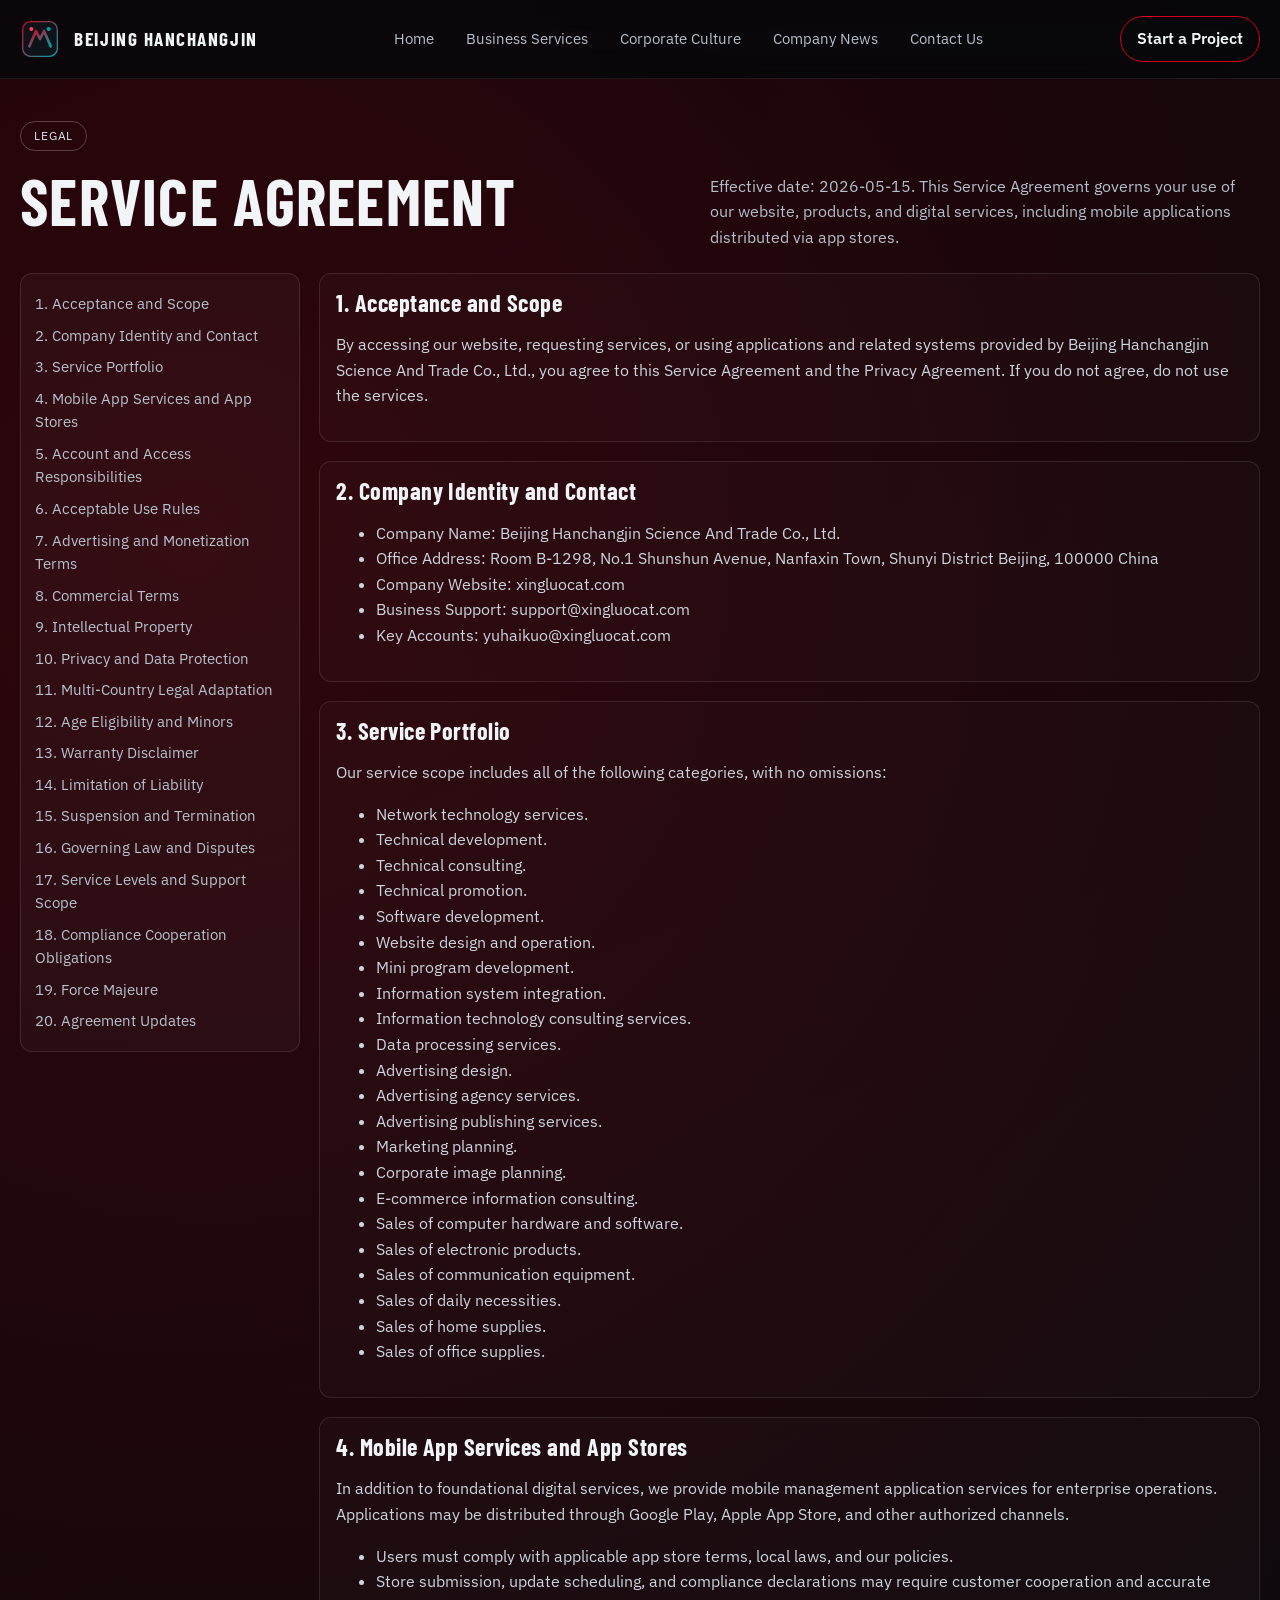
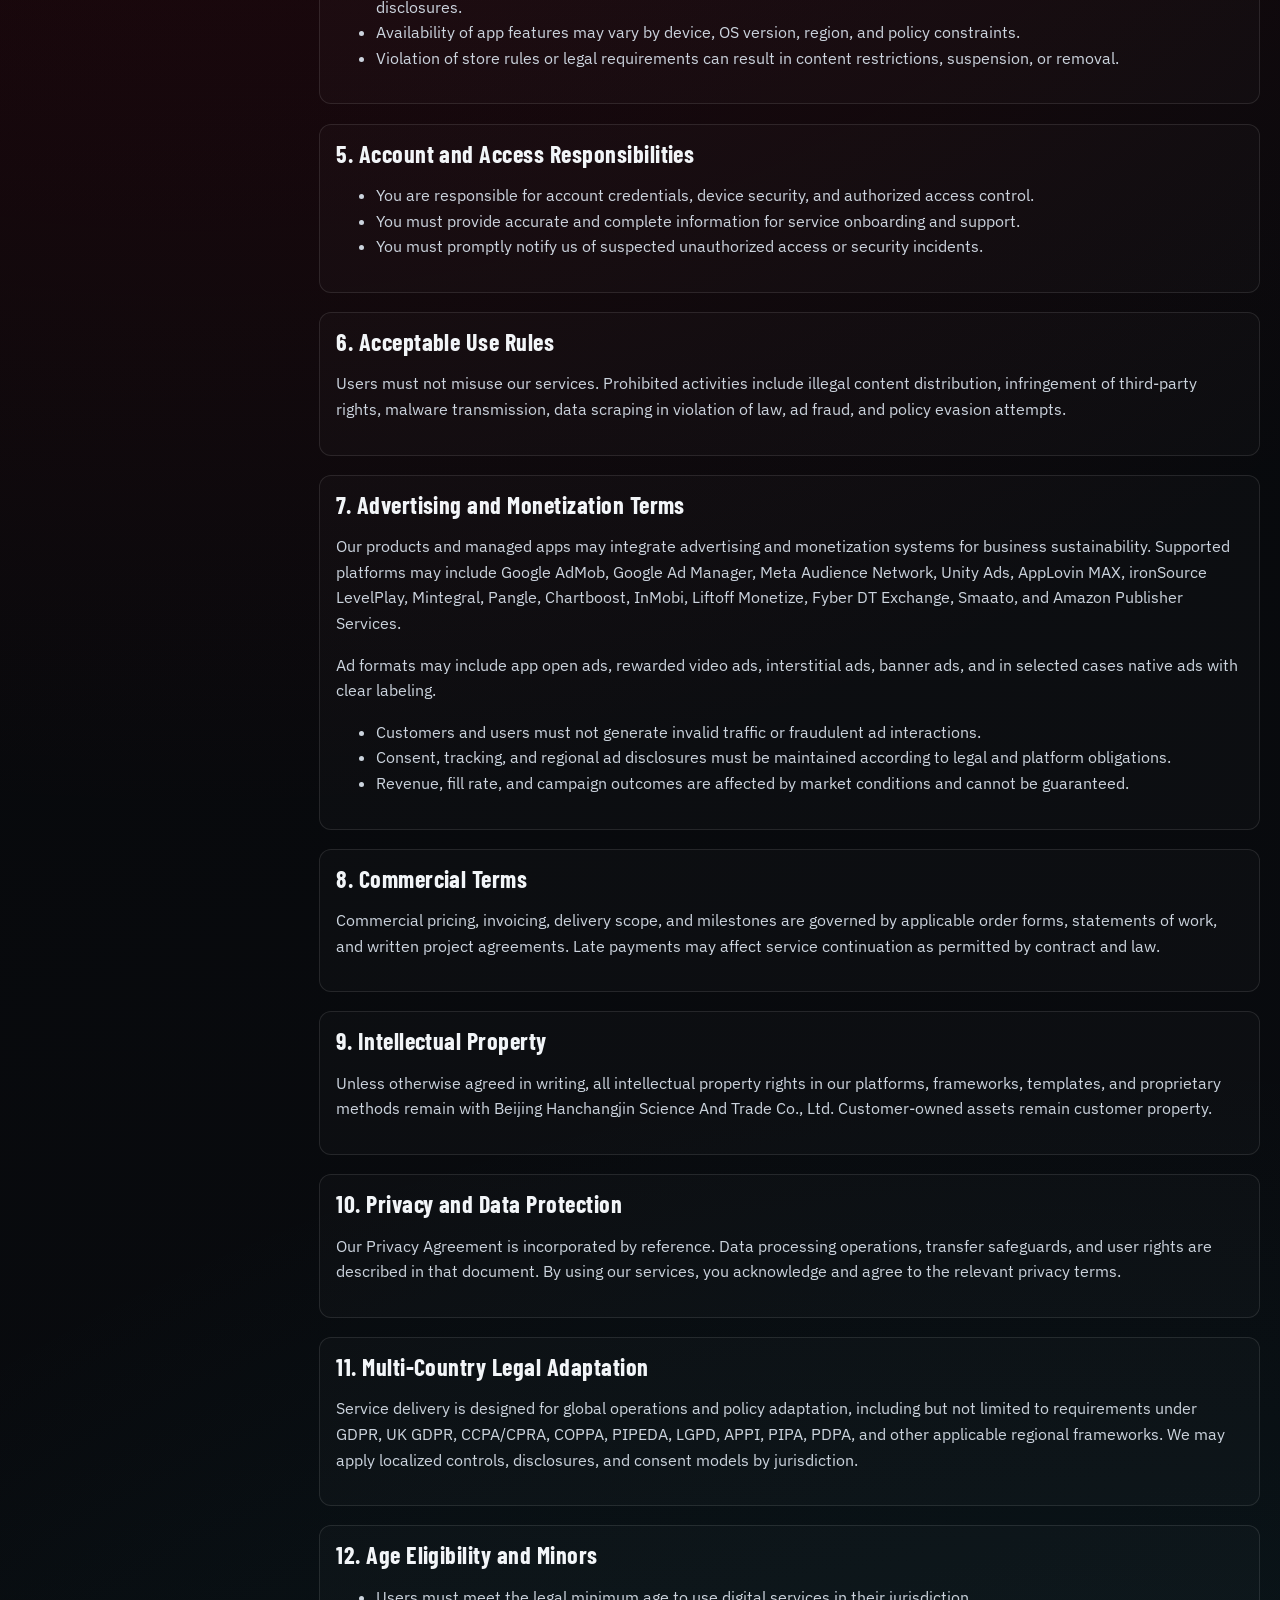
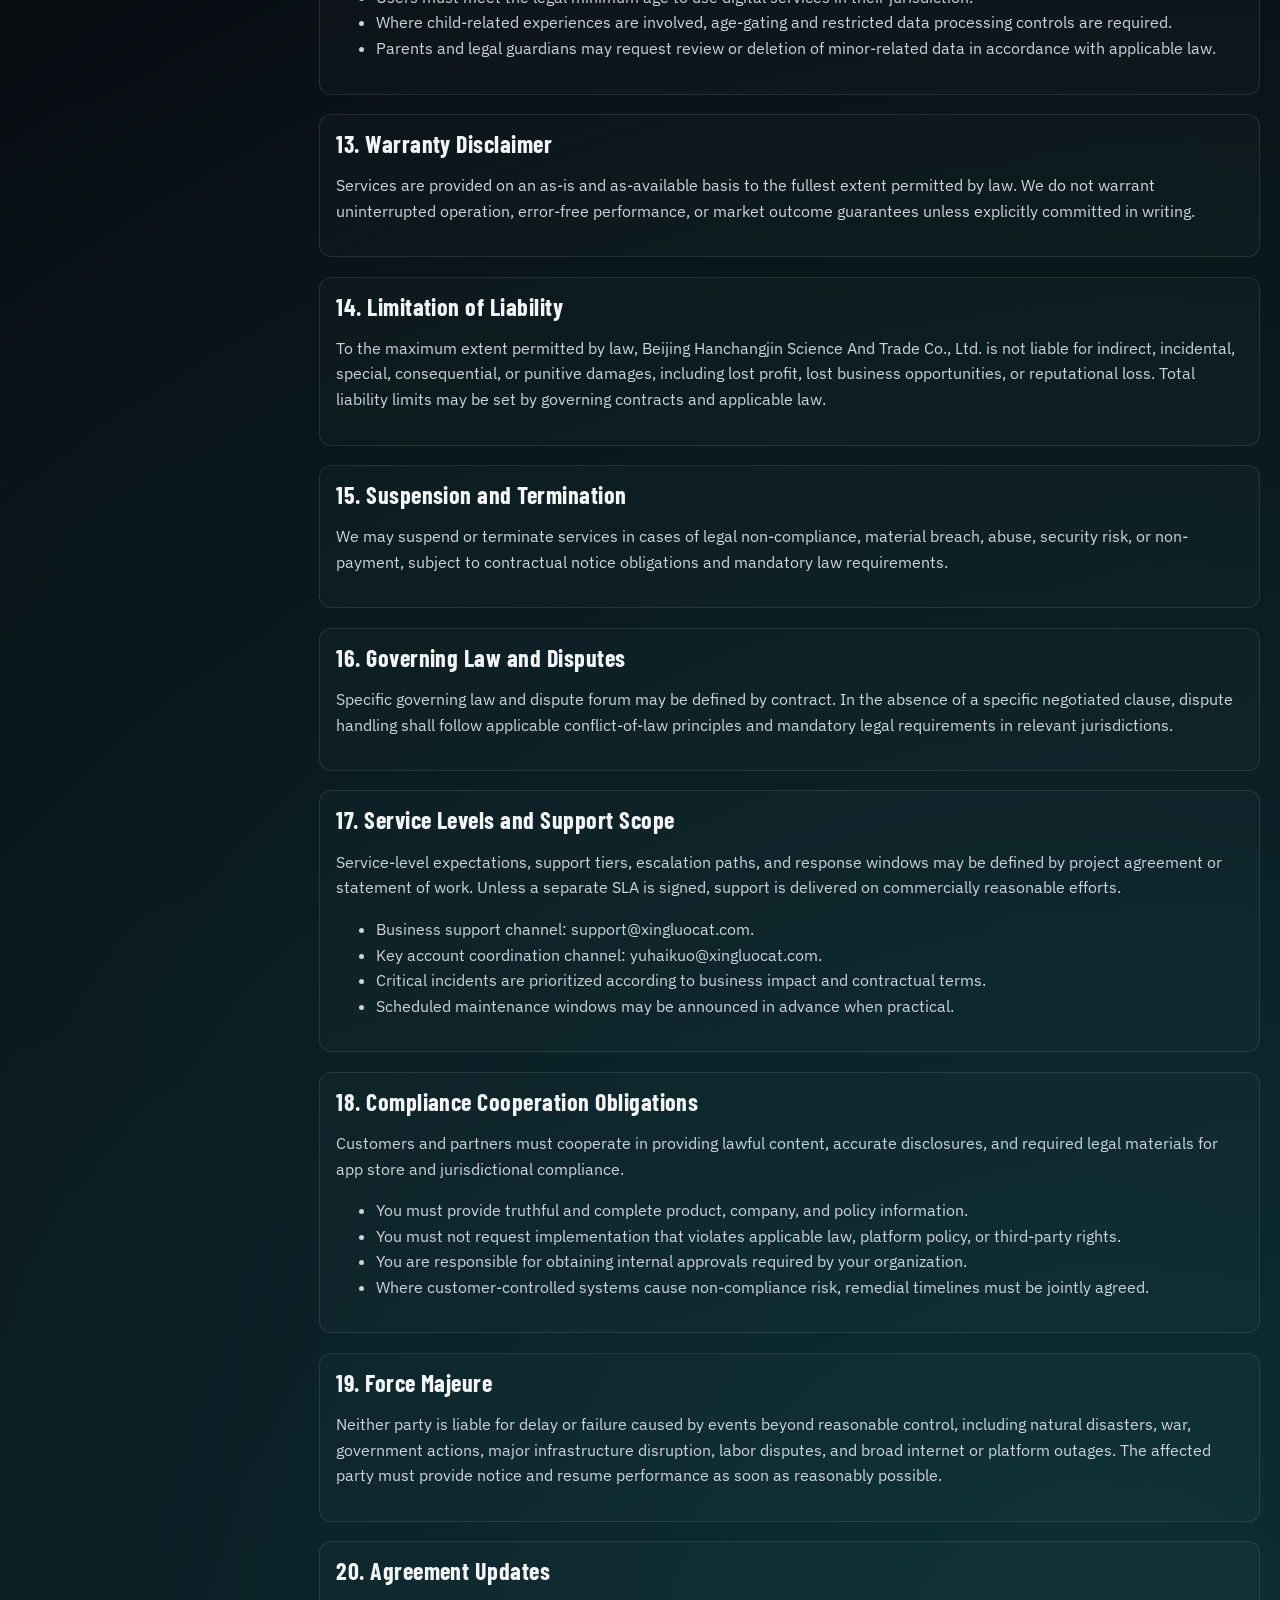
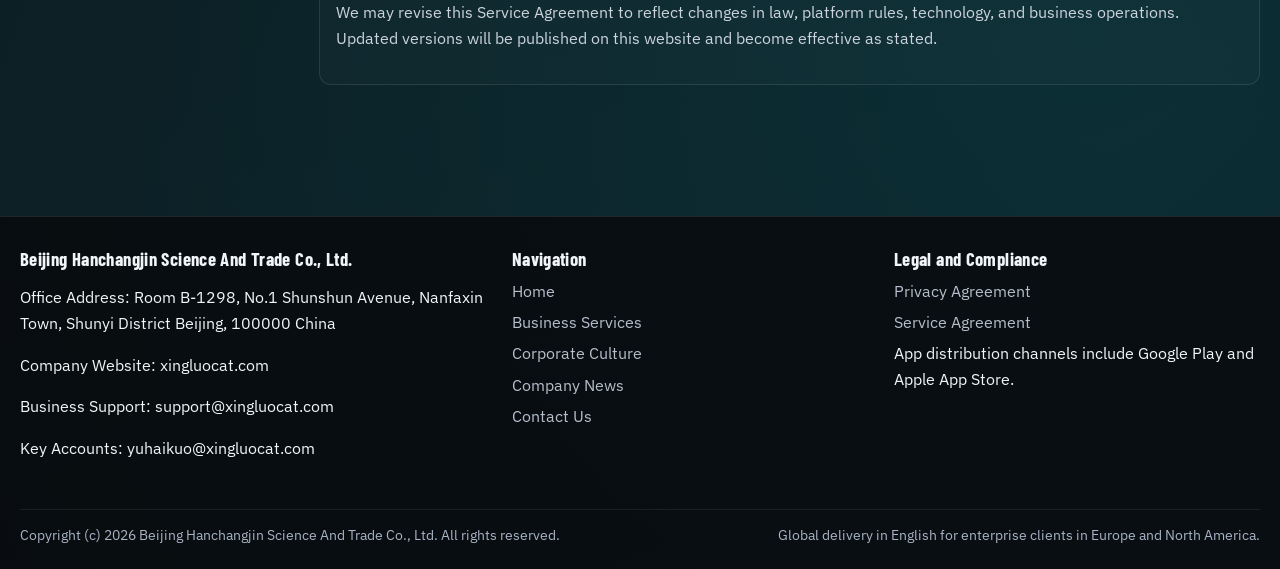
<file: terms.html>
<!DOCTYPE html>
<html lang="en">
<head>
  <meta charset="UTF-8">
  <meta http-equiv="X-UA-Compatible" content="IE=edge">
  <meta name="viewport" content="width=device-width, initial-scale=1.0">
  <title>Service Agreement | Beijing Hanchangjin Science And Trade Co., Ltd.</title>
  <meta name="description" content="Comprehensive service agreement for Beijing Hanchangjin Science And Trade Co., Ltd. covering website services, mobile apps, app store distribution, advertising operations, and global legal compliance obligations.">
  <meta name="robots" content="index, follow, max-image-preview:large">
  <link rel="canonical" href="https://xingluocat.com/terms.html">
  <link rel="preconnect" href="https://fonts.googleapis.com">
  <link rel="preconnect" href="https://fonts.gstatic.com" crossorigin>
  <link href="https://fonts.googleapis.com/css2?family=Barlow+Condensed:wght@500;700;800&family=IBM+Plex+Sans:wght@400;500;600;700&display=swap" rel="stylesheet">
  <link rel="stylesheet" href="css/style.css">
</head>
<body>
  <a class="skip-link" href="#main">Skip to main content</a>
  <header class="site-header">
    <div class="container header-row">
      <a class="brand" href="index.html" aria-label="Go to homepage">
        <img src="images/logo.svg" alt="Xingluo Cat logo">
        <strong>Beijing Hanchangjin</strong>
      </a>
      <button class="nav-toggle" aria-expanded="false" aria-controls="main-nav" aria-label="Toggle menu">Menu</button>
      <nav id="main-nav" class="main-nav" aria-label="Primary navigation">
        <ul class="nav-list">
          <li><a href="index.html">Home</a></li>
          <li><a href="services.html">Business Services</a></li>
          <li><a href="culture.html">Corporate Culture</a></li>
          <li><a href="news.html">Company News</a></li>
          <li><a href="contact.html">Contact Us</a></li>
        </ul>
      </nav>
      <a class="header-cta cta-link" href="contact.html">Start a Project</a>
    </div>
  </header>

  <main id="main" class="policy-wrapper">
    <div class="container">
      <div class="section-title reveal">
        <div>
          <span class="eyebrow">Legal</span>
          <h1>Service Agreement</h1>
        </div>
        <p>Effective date: 2026-05-15. This Service Agreement governs your use of our website, products, and digital services, including mobile applications distributed via app stores.</p>
      </div>
      <div class="policy-grid">
        <nav class="policy-toc reveal" aria-label="Service agreement table of contents">
          <a href="#acceptance">1. Acceptance and Scope</a>
          <a href="#company">2. Company Identity and Contact</a>
          <a href="#services">3. Service Portfolio</a>
          <a href="#apps">4. Mobile App Services and App Stores</a>
          <a href="#accounts">5. Account and Access Responsibilities</a>
          <a href="#acceptable">6. Acceptable Use Rules</a>
          <a href="#ads">7. Advertising and Monetization Terms</a>
          <a href="#payments">8. Commercial Terms</a>
          <a href="#ip">9. Intellectual Property</a>
          <a href="#privacy">10. Privacy and Data Protection</a>
          <a href="#country">11. Multi-Country Legal Adaptation</a>
          <a href="#age">12. Age Eligibility and Minors</a>
          <a href="#warranty">13. Warranty Disclaimer</a>
          <a href="#liability">14. Limitation of Liability</a>
          <a href="#termination">15. Suspension and Termination</a>
          <a href="#governing">16. Governing Law and Disputes</a>
          <a href="#sla">17. Service Levels and Support Scope</a>
          <a href="#compliance">18. Compliance Cooperation Obligations</a>
          <a href="#force">19. Force Majeure</a>
          <a href="#updates">20. Agreement Updates</a>
        </nav>

        <div class="policy-content">
          <section id="acceptance" class="reveal">
            <h2>1. Acceptance and Scope</h2>
            <p>By accessing our website, requesting services, or using applications and related systems provided by Beijing Hanchangjin Science And Trade Co., Ltd., you agree to this Service Agreement and the Privacy Agreement. If you do not agree, do not use the services.</p>
          </section>

          <section id="company" class="reveal">
            <h2>2. Company Identity and Contact</h2>
            <ul>
              <li>Company Name: Beijing Hanchangjin Science And Trade Co., Ltd.</li>
              <li>Office Address: Room B-1298, No.1 Shunshun Avenue, Nanfaxin Town, Shunyi District Beijing, 100000 China</li>
              <li>Company Website: xingluocat.com</li>
              <li>Business Support: support@xingluocat.com</li>
              <li>Key Accounts: yuhaikuo@xingluocat.com</li>
            </ul>
          </section>

          <section id="services" class="reveal">
            <h2>3. Service Portfolio</h2>
            <p>Our service scope includes all of the following categories, with no omissions:</p>
            <ul>
              <li>Network technology services.</li>
              <li>Technical development.</li>
              <li>Technical consulting.</li>
              <li>Technical promotion.</li>
              <li>Software development.</li>
              <li>Website design and operation.</li>
              <li>Mini program development.</li>
              <li>Information system integration.</li>
              <li>Information technology consulting services.</li>
              <li>Data processing services.</li>
              <li>Advertising design.</li>
              <li>Advertising agency services.</li>
              <li>Advertising publishing services.</li>
              <li>Marketing planning.</li>
              <li>Corporate image planning.</li>
              <li>E-commerce information consulting.</li>
              <li>Sales of computer hardware and software.</li>
              <li>Sales of electronic products.</li>
              <li>Sales of communication equipment.</li>
              <li>Sales of daily necessities.</li>
              <li>Sales of home supplies.</li>
              <li>Sales of office supplies.</li>
            </ul>
          </section>

          <section id="apps" class="reveal">
            <h2>4. Mobile App Services and App Stores</h2>
            <p>In addition to foundational digital services, we provide mobile management application services for enterprise operations. Applications may be distributed through Google Play, Apple App Store, and other authorized channels.</p>
            <ul>
              <li>Users must comply with applicable app store terms, local laws, and our policies.</li>
              <li>Store submission, update scheduling, and compliance declarations may require customer cooperation and accurate disclosures.</li>
              <li>Availability of app features may vary by device, OS version, region, and policy constraints.</li>
              <li>Violation of store rules or legal requirements can result in content restrictions, suspension, or removal.</li>
            </ul>
          </section>

          <section id="accounts" class="reveal">
            <h2>5. Account and Access Responsibilities</h2>
            <ul>
              <li>You are responsible for account credentials, device security, and authorized access control.</li>
              <li>You must provide accurate and complete information for service onboarding and support.</li>
              <li>You must promptly notify us of suspected unauthorized access or security incidents.</li>
            </ul>
          </section>

          <section id="acceptable" class="reveal">
            <h2>6. Acceptable Use Rules</h2>
            <p>Users must not misuse our services. Prohibited activities include illegal content distribution, infringement of third-party rights, malware transmission, data scraping in violation of law, ad fraud, and policy evasion attempts.</p>
          </section>

          <section id="ads" class="reveal">
            <h2>7. Advertising and Monetization Terms</h2>
            <p>Our products and managed apps may integrate advertising and monetization systems for business sustainability. Supported platforms may include Google AdMob, Google Ad Manager, Meta Audience Network, Unity Ads, AppLovin MAX, ironSource LevelPlay, Mintegral, Pangle, Chartboost, InMobi, Liftoff Monetize, Fyber DT Exchange, Smaato, and Amazon Publisher Services.</p>
            <p>Ad formats may include app open ads, rewarded video ads, interstitial ads, banner ads, and in selected cases native ads with clear labeling.</p>
            <ul>
              <li>Customers and users must not generate invalid traffic or fraudulent ad interactions.</li>
              <li>Consent, tracking, and regional ad disclosures must be maintained according to legal and platform obligations.</li>
              <li>Revenue, fill rate, and campaign outcomes are affected by market conditions and cannot be guaranteed.</li>
            </ul>
          </section>

          <section id="payments" class="reveal">
            <h2>8. Commercial Terms</h2>
            <p>Commercial pricing, invoicing, delivery scope, and milestones are governed by applicable order forms, statements of work, and written project agreements. Late payments may affect service continuation as permitted by contract and law.</p>
          </section>

          <section id="ip" class="reveal">
            <h2>9. Intellectual Property</h2>
            <p>Unless otherwise agreed in writing, all intellectual property rights in our platforms, frameworks, templates, and proprietary methods remain with Beijing Hanchangjin Science And Trade Co., Ltd. Customer-owned assets remain customer property.</p>
          </section>

          <section id="privacy" class="reveal">
            <h2>10. Privacy and Data Protection</h2>
            <p>Our Privacy Agreement is incorporated by reference. Data processing operations, transfer safeguards, and user rights are described in that document. By using our services, you acknowledge and agree to the relevant privacy terms.</p>
          </section>

          <section id="country" class="reveal">
            <h2>11. Multi-Country Legal Adaptation</h2>
            <p>Service delivery is designed for global operations and policy adaptation, including but not limited to requirements under GDPR, UK GDPR, CCPA/CPRA, COPPA, PIPEDA, LGPD, APPI, PIPA, PDPA, and other applicable regional frameworks. We may apply localized controls, disclosures, and consent models by jurisdiction.</p>
          </section>

          <section id="age" class="reveal">
            <h2>12. Age Eligibility and Minors</h2>
            <ul>
              <li>Users must meet the legal minimum age to use digital services in their jurisdiction.</li>
              <li>Where child-related experiences are involved, age-gating and restricted data processing controls are required.</li>
              <li>Parents and legal guardians may request review or deletion of minor-related data in accordance with applicable law.</li>
            </ul>
          </section>

          <section id="warranty" class="reveal">
            <h2>13. Warranty Disclaimer</h2>
            <p>Services are provided on an as-is and as-available basis to the fullest extent permitted by law. We do not warrant uninterrupted operation, error-free performance, or market outcome guarantees unless explicitly committed in writing.</p>
          </section>

          <section id="liability" class="reveal">
            <h2>14. Limitation of Liability</h2>
            <p>To the maximum extent permitted by law, Beijing Hanchangjin Science And Trade Co., Ltd. is not liable for indirect, incidental, special, consequential, or punitive damages, including lost profit, lost business opportunities, or reputational loss. Total liability limits may be set by governing contracts and applicable law.</p>
          </section>

          <section id="termination" class="reveal">
            <h2>15. Suspension and Termination</h2>
            <p>We may suspend or terminate services in cases of legal non-compliance, material breach, abuse, security risk, or non-payment, subject to contractual notice obligations and mandatory law requirements.</p>
          </section>

          <section id="governing" class="reveal">
            <h2>16. Governing Law and Disputes</h2>
            <p>Specific governing law and dispute forum may be defined by contract. In the absence of a specific negotiated clause, dispute handling shall follow applicable conflict-of-law principles and mandatory legal requirements in relevant jurisdictions.</p>
          </section>

          <section id="sla" class="reveal">
            <h2>17. Service Levels and Support Scope</h2>
            <p>Service-level expectations, support tiers, escalation paths, and response windows may be defined by project agreement or statement of work. Unless a separate SLA is signed, support is delivered on commercially reasonable efforts.</p>
            <ul>
              <li>Business support channel: support@xingluocat.com.</li>
              <li>Key account coordination channel: yuhaikuo@xingluocat.com.</li>
              <li>Critical incidents are prioritized according to business impact and contractual terms.</li>
              <li>Scheduled maintenance windows may be announced in advance when practical.</li>
            </ul>
          </section>

          <section id="compliance" class="reveal">
            <h2>18. Compliance Cooperation Obligations</h2>
            <p>Customers and partners must cooperate in providing lawful content, accurate disclosures, and required legal materials for app store and jurisdictional compliance.</p>
            <ul>
              <li>You must provide truthful and complete product, company, and policy information.</li>
              <li>You must not request implementation that violates applicable law, platform policy, or third-party rights.</li>
              <li>You are responsible for obtaining internal approvals required by your organization.</li>
              <li>Where customer-controlled systems cause non-compliance risk, remedial timelines must be jointly agreed.</li>
            </ul>
          </section>

          <section id="force" class="reveal">
            <h2>19. Force Majeure</h2>
            <p>Neither party is liable for delay or failure caused by events beyond reasonable control, including natural disasters, war, government actions, major infrastructure disruption, labor disputes, and broad internet or platform outages. The affected party must provide notice and resume performance as soon as reasonably possible.</p>
          </section>

          <section id="updates" class="reveal">
            <h2>20. Agreement Updates</h2>
            <p>We may revise this Service Agreement to reflect changes in law, platform rules, technology, and business operations. Updated versions will be published on this website and become effective as stated.</p>
          </section>
        </div>
      </div>
    </div>
  </main>

  <footer class="site-footer">
    <div class="container footer-grid">
      <section>
        <h3>Beijing Hanchangjin Science And Trade Co., Ltd.</h3>
        <p>Office Address: Room B-1298, No.1 Shunshun Avenue, Nanfaxin Town, Shunyi District Beijing, 100000 China</p>
        <p>Company Website: <a href="https://xingluocat.com">xingluocat.com</a></p>
        <p>Business Support: <a href="mailto:support@xingluocat.com">support@xingluocat.com</a></p>
        <p>Key Accounts: <a href="mailto:yuhaikuo@xingluocat.com">yuhaikuo@xingluocat.com</a></p>
      </section>
      <section>
        <h3>Navigation</h3>
        <ul class="footer-links">
          <li><a href="index.html">Home</a></li>
          <li><a href="services.html">Business Services</a></li>
          <li><a href="culture.html">Corporate Culture</a></li>
          <li><a href="news.html">Company News</a></li>
          <li><a href="contact.html">Contact Us</a></li>
        </ul>
      </section>
      <section>
        <h3>Legal and Compliance</h3>
        <ul class="footer-links">
          <li><a href="privacy.html">Privacy Agreement</a></li>
          <li><a href="terms.html">Service Agreement</a></li>
          <li>App distribution channels include Google Play and Apple App Store.</li>
        </ul>
      </section>
    </div>
    <div class="container footer-bottom">
      <span>Copyright (c) <span id="year"></span> Beijing Hanchangjin Science And Trade Co., Ltd. All rights reserved.</span>
      <span>Global delivery in English for enterprise clients in Europe and North America.</span>
    </div>
  </footer>

  <script src="js/main.js" defer></script>
</body>
</html>
</file>
<file: css/style.css>
/* Core theme and reset */
:root {
  --bg: #060708;
  --bg-soft: #11151a;
  --surface: #171c24;
  --surface-2: #1f2631;
  --text: #f2f5f8;
  --muted: #b5bfcc;
  --line: #313949;
  --brand: #d6001c;
  --brand-soft: #ff445d;
  --accent: #00a3ad;
  --success: #1bc47d;
  --warning: #ffb200;
  --max: 1240px;
  --radius: 16px;
  --shadow-lg: 0 24px 60px rgba(0, 0, 0, 0.35);
}

* {
  box-sizing: border-box;
}

html {
  scroll-behavior: smooth;
}

body {
  margin: 0;
  color: var(--text);
  background:
    radial-gradient(circle at 15% 10%, rgba(214, 0, 28, 0.2), transparent 38%),
    radial-gradient(circle at 85% 90%, rgba(0, 163, 173, 0.2), transparent 44%),
    linear-gradient(160deg, #050607 0%, #090b0f 60%, #10141a 100%);
  font-family: "IBM Plex Sans", "Segoe UI", sans-serif;
  line-height: 1.6;
}

a {
  color: inherit;
  text-decoration: none;
}

img {
  max-width: 100%;
  display: block;
}

.container {
  width: min(100% - 2.2rem, var(--max));
  margin-inline: auto;
}

.skip-link {
  position: absolute;
  left: -9999px;
  top: auto;
}

.skip-link:focus {
  left: 1rem;
  top: 1rem;
  padding: 0.7rem 1rem;
  background: #fff;
  color: #000;
  z-index: 1000;
}

/* Header */
.site-header {
  position: sticky;
  top: 0;
  z-index: 100;
  backdrop-filter: blur(14px);
  background: rgba(6, 8, 10, 0.82);
  border-bottom: 1px solid rgba(255, 255, 255, 0.08);
}

.header-row {
  display: flex;
  align-items: center;
  justify-content: space-between;
  min-height: 78px;
  gap: 1rem;
}

.brand {
  display: flex;
  align-items: center;
  gap: 0.9rem;
}

.brand img {
  width: 40px;
  height: 40px;
}

.brand strong {
  font-family: "Barlow Condensed", sans-serif;
  letter-spacing: 0.08em;
  font-size: 1.2rem;
  text-transform: uppercase;
}

.nav-toggle {
  display: none;
  border: 1px solid var(--line);
  background: transparent;
  color: var(--text);
  border-radius: 10px;
  padding: 0.55rem 0.8rem;
}

.nav-list {
  list-style: none;
  display: flex;
  gap: 0.2rem;
  margin: 0;
  padding: 0;
}

.nav-list a {
  display: inline-block;
  padding: 0.55rem 0.9rem;
  border-radius: 10px;
  font-size: 0.94rem;
  color: var(--muted);
  transition: all 0.25s ease;
}

.nav-list a:hover,
.nav-list a:focus-visible,
.nav-list a.active {
  color: #fff;
  background: linear-gradient(130deg, rgba(214, 0, 28, 0.35), rgba(0, 163, 173, 0.35));
}

.cta-link {
  padding: 0.55rem 1rem;
  border: 1px solid var(--brand);
  border-radius: 999px;
  font-weight: 600;
  transition: all 0.25s ease;
}

.cta-link:hover {
  background: var(--brand);
}

/* Hero */
.hero {
  position: relative;
  min-height: 74vh;
  display: grid;
  align-items: center;
  overflow: hidden;
}

.hero-media {
  position: absolute;
  inset: 0;
  z-index: -2;
}

.hero-media img {
  width: 100%;
  height: 100%;
  object-fit: cover;
  filter: saturate(1.08) contrast(1.05);
  transform: scale(1.07);
  animation: heroZoom 12s ease forwards;
}

.hero::before {
  content: "";
  position: absolute;
  inset: 0;
  z-index: -1;
  background:
    linear-gradient(95deg, rgba(6, 7, 8, 0.94) 32%, rgba(6, 7, 8, 0.55) 58%, rgba(6, 7, 8, 0.78) 100%),
    linear-gradient(180deg, rgba(0, 0, 0, 0) 70%, rgba(9, 11, 15, 0.94) 100%);
}

.hero-grid {
  display: grid;
  grid-template-columns: 1fr 420px;
  gap: 2rem;
  align-items: center;
  padding: 4.5rem 0;
}

.eyebrow {
  display: inline-flex;
  gap: 0.5rem;
  align-items: center;
  border: 1px solid rgba(255, 255, 255, 0.24);
  border-radius: 999px;
  padding: 0.32rem 0.8rem;
  text-transform: uppercase;
  letter-spacing: 0.08em;
  font-size: 0.72rem;
  color: #dbe6f2;
}

h1,
h2,
h3 {
  font-family: "Barlow Condensed", sans-serif;
  letter-spacing: 0.02em;
  margin: 0 0 0.9rem;
  line-height: 1.1;
}

h1 {
  font-size: clamp(2.2rem, 5vw, 4.3rem);
  text-transform: uppercase;
  margin-top: 0.9rem;
}

.hero p {
  max-width: 56ch;
  color: #d0dae6;
}

.hero-actions {
  margin-top: 1.7rem;
  display: flex;
  gap: 0.85rem;
  flex-wrap: wrap;
}

.button {
  border: 0;
  border-radius: 999px;
  padding: 0.8rem 1.25rem;
  font-weight: 700;
  letter-spacing: 0.03em;
  text-transform: uppercase;
  font-size: 0.82rem;
  cursor: pointer;
  transition: transform 0.24s ease, filter 0.24s ease;
}

.button:hover {
  transform: translateY(-2px);
  filter: brightness(1.05);
}

.button-primary {
  color: #fff;
  background: linear-gradient(120deg, var(--brand), #ff324d);
}

.button-secondary {
  color: #f5faff;
  background: rgba(255, 255, 255, 0.14);
  border: 1px solid rgba(255, 255, 255, 0.25);
}

.stat-card {
  background: rgba(10, 13, 18, 0.72);
  border: 1px solid rgba(255, 255, 255, 0.17);
  border-radius: var(--radius);
  padding: 1.2rem;
  box-shadow: var(--shadow-lg);
}

.stat-grid {
  display: grid;
  gap: 0.8rem;
  grid-template-columns: 1fr 1fr;
}

.stat {
  background: rgba(255, 255, 255, 0.03);
  border: 1px solid rgba(255, 255, 255, 0.08);
  border-radius: 12px;
  padding: 0.8rem;
}

.stat strong {
  display: block;
  font-size: 1.5rem;
  font-family: "Barlow Condensed", sans-serif;
}

/* Sections */
.section {
  padding: 4.4rem 0;
}

.section-title {
  display: flex;
  justify-content: space-between;
  align-items: end;
  gap: 1rem;
  margin-bottom: 1.4rem;
}

.section-title p {
  margin: 0;
  color: var(--muted);
  max-width: 55ch;
}

.grid {
  display: grid;
  gap: 1rem;
}

.grid-3 {
  grid-template-columns: repeat(3, minmax(0, 1fr));
}

.grid-2 {
  grid-template-columns: repeat(2, minmax(0, 1fr));
}

.card {
  background: linear-gradient(155deg, rgba(255, 255, 255, 0.05), rgba(255, 255, 255, 0.01));
  border: 1px solid rgba(255, 255, 255, 0.12);
  border-radius: var(--radius);
  padding: 1.25rem;
  overflow: hidden;
  position: relative;
}

.card::after {
  content: "";
  position: absolute;
  left: 0;
  bottom: 0;
  width: 100%;
  height: 3px;
  background: linear-gradient(90deg, var(--brand), var(--accent));
  transform: scaleX(0);
  transform-origin: left;
  transition: transform 0.3s ease;
}

.card:hover::after {
  transform: scaleX(1);
}

.card h3 {
  margin-top: 0.6rem;
  font-size: 1.45rem;
}

.card p,
.card li {
  color: var(--muted);
}

.icon-wrap {
  width: 42px;
  height: 42px;
}

.feature-image {
  border-radius: var(--radius);
  border: 1px solid rgba(255, 255, 255, 0.12);
  overflow: hidden;
  box-shadow: var(--shadow-lg);
}

.feature-image img {
  width: 100%;
  height: 100%;
  object-fit: cover;
}

.timeline {
  border-left: 2px solid rgba(255, 255, 255, 0.16);
  margin-left: 0.7rem;
  padding-left: 1.2rem;
}

.timeline-item {
  position: relative;
  margin-bottom: 1.3rem;
}

.timeline-item::before {
  content: "";
  width: 11px;
  height: 11px;
  border-radius: 50%;
  background: var(--brand-soft);
  position: absolute;
  left: -1.87rem;
  top: 0.35rem;
}

.timeline-item time {
  color: #fbd2d8;
  font-size: 0.88rem;
}

.split-box {
  display: grid;
  gap: 1.1rem;
  grid-template-columns: 1.15fr 1fr;
  align-items: stretch;
}

.list-clean {
  margin: 0;
  padding-left: 1.1rem;
}

.kpi-row {
  display: grid;
  grid-template-columns: repeat(4, minmax(0, 1fr));
  gap: 0.9rem;
}

.kpi {
  padding: 1rem;
  border-radius: 12px;
  background: rgba(255, 255, 255, 0.04);
  border: 1px solid rgba(255, 255, 255, 0.12);
  text-align: center;
}

.kpi strong {
  display: block;
  font-size: 2rem;
  font-family: "Barlow Condensed", sans-serif;
}

.notice {
  border-left: 4px solid var(--accent);
  padding: 0.9rem 1rem;
  background: rgba(0, 163, 173, 0.11);
  border-radius: 8px;
}

.pill-row {
  display: flex;
  flex-wrap: wrap;
  gap: 0.55rem;
}

.pill {
  padding: 0.35rem 0.75rem;
  border-radius: 999px;
  border: 1px solid rgba(255, 255, 255, 0.2);
  background: rgba(255, 255, 255, 0.06);
  font-size: 0.82rem;
  color: #d7dfeb;
}

.process-grid {
  display: grid;
  grid-template-columns: repeat(4, minmax(0, 1fr));
  gap: 0.9rem;
}

.process-step {
  border: 1px solid rgba(255, 255, 255, 0.12);
  background: rgba(255, 255, 255, 0.03);
  border-radius: 12px;
  padding: 1rem;
}

.process-step strong {
  display: inline-block;
  color: #ffd7dd;
  font-family: "Barlow Condensed", sans-serif;
  letter-spacing: 0.05em;
  text-transform: uppercase;
}

.faq-grid {
  display: grid;
  grid-template-columns: repeat(2, minmax(0, 1fr));
  gap: 0.9rem;
}

.faq-item {
  border: 1px solid rgba(255, 255, 255, 0.12);
  background: rgba(255, 255, 255, 0.03);
  border-radius: 12px;
  padding: 1rem;
}

.faq-item h3 {
  font-size: 1.15rem;
  margin-bottom: 0.5rem;
}

.mini-table {
  width: 100%;
  border-collapse: collapse;
  border: 1px solid rgba(255, 255, 255, 0.14);
  border-radius: 12px;
  overflow: hidden;
}

.mini-table th,
.mini-table td {
  border-bottom: 1px solid rgba(255, 255, 255, 0.1);
  padding: 0.75rem;
  text-align: left;
  vertical-align: top;
}

.mini-table th {
  color: #fff;
  background: rgba(255, 255, 255, 0.06);
}

.mini-table td {
  color: #c8d2de;
}

.banner-strip {
  padding: 1rem;
  border-radius: 12px;
  border: 1px solid rgba(255, 255, 255, 0.16);
  background: linear-gradient(130deg, rgba(214, 0, 28, 0.2), rgba(0, 163, 173, 0.2));
}

.quote {
  border-left: 4px solid #ff445d;
  padding: 0.8rem 1rem;
  margin: 0;
  color: #e2e8f2;
  background: rgba(255, 255, 255, 0.03);
}

/* Footer */
.site-footer {
  margin-top: 3rem;
  border-top: 1px solid rgba(255, 255, 255, 0.1);
  background: rgba(8, 10, 13, 0.86);
}

.footer-grid {
  display: grid;
  grid-template-columns: 1.3fr 1fr 1fr;
  gap: 1rem;
  padding: 2rem 0;
}

.footer-grid h3 {
  margin-bottom: 0.6rem;
}

.footer-links {
  list-style: none;
  margin: 0;
  padding: 0;
  display: grid;
  gap: 0.35rem;
}

.footer-links a {
  color: var(--muted);
}

.footer-links a:hover {
  color: #fff;
}

.footer-bottom {
  border-top: 1px solid rgba(255, 255, 255, 0.08);
  padding: 0.85rem 0 1.4rem;
  color: #a8b4c4;
  font-size: 0.89rem;
  display: flex;
  justify-content: space-between;
  gap: 1rem;
  flex-wrap: wrap;
}

/* Policy pages */
.policy-wrapper {
  padding: 2.6rem 0 4rem;
}

.policy-grid {
  display: grid;
  gap: 1.2rem;
  grid-template-columns: 280px 1fr;
}

.policy-toc {
  position: sticky;
  top: 96px;
  align-self: start;
  max-height: calc(100vh - 120px);
  overflow: auto;
  background: rgba(255, 255, 255, 0.03);
  border: 1px solid rgba(255, 255, 255, 0.1);
  border-radius: 12px;
  padding: 0.9rem;
}

.policy-toc a {
  display: block;
  color: #b8c2cf;
  padding: 0.25rem 0;
  font-size: 0.92rem;
}

.policy-content section {
  margin-bottom: 1.2rem;
  border: 1px solid rgba(255, 255, 255, 0.1);
  border-radius: 12px;
  padding: 1rem;
  background: rgba(255, 255, 255, 0.02);
}

.policy-content h2 {
  margin-bottom: 0.5rem;
}

.policy-content p,
.policy-content li {
  color: #ccd4de;
}

/* Reveal animation */
.reveal {
  opacity: 0;
  transform: translateY(24px);
  transition: opacity 0.7s ease, transform 0.7s ease;
}

.reveal.visible {
  opacity: 1;
  transform: translateY(0);
}

@keyframes heroZoom {
  from {
    transform: scale(1.12);
  }

  to {
    transform: scale(1.02);
  }
}

@media (max-width: 1020px) {
  .hero-grid,
  .split-box,
  .footer-grid,
  .policy-grid {
    grid-template-columns: 1fr;
  }

  .kpi-row,
  .grid-3 {
    grid-template-columns: repeat(2, minmax(0, 1fr));
  }

  .process-grid {
    grid-template-columns: repeat(2, minmax(0, 1fr));
  }

  .faq-grid {
    grid-template-columns: 1fr;
  }

  .policy-toc {
    position: static;
    max-height: none;
  }
}

@media (max-width: 780px) {
  .nav-toggle {
    display: inline-block;
  }

  .main-nav {
    position: absolute;
    left: 0;
    right: 0;
    top: 78px;
    background: rgba(8, 10, 13, 0.98);
    border-bottom: 1px solid rgba(255, 255, 255, 0.08);
    transform-origin: top;
    transform: scaleY(0);
    opacity: 0;
    transition: 0.25s ease;
    pointer-events: none;
  }

  .main-nav.open {
    transform: scaleY(1);
    opacity: 1;
    pointer-events: auto;
  }

  .nav-list {
    display: grid;
    gap: 0.4rem;
    padding: 1rem;
  }

  .header-cta {
    display: none;
  }

  .kpi-row,
  .grid-3,
  .grid-2,
  .stat-grid,
  .process-grid,
  .faq-grid {
    grid-template-columns: 1fr;
  }

  .section {
    padding: 3.3rem 0;
  }

  h1 {
    font-size: clamp(2rem, 9vw, 3rem);
  }
}
</file>
